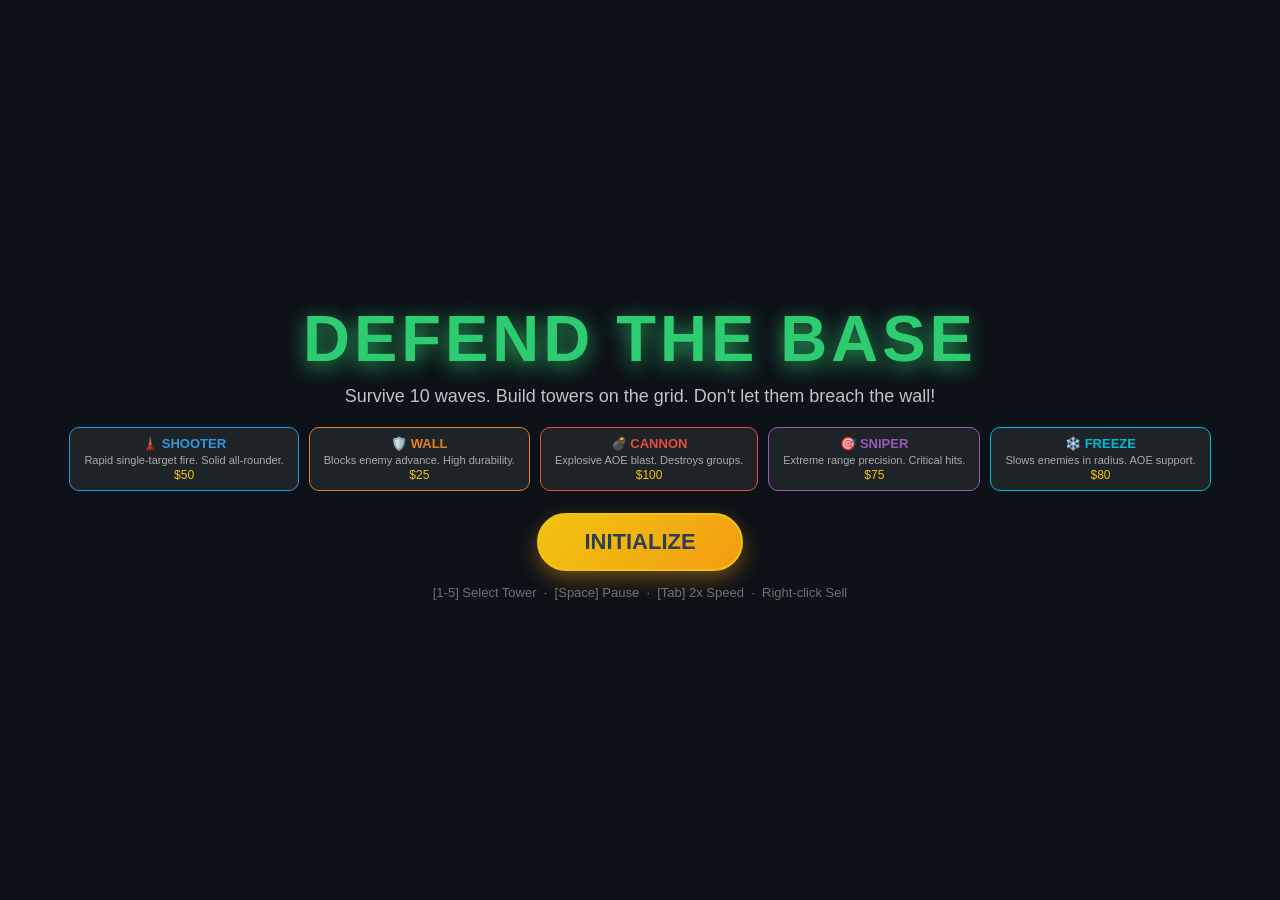
<file: index.html>
<!DOCTYPE html>
<html lang="en">
<head>
    <meta charset="UTF-8">
    <title>Defend the Base - ULTIMATE EDITION</title>
    <style>
        *, *::before, *::after { box-sizing: border-box; margin: 0; padding: 0; }
        html, body { width: 100%; height: 100%; background: #06090f; overflow: hidden; user-select: none; font-family: 'Segoe UI', Tahoma, Geneva, Verdana, sans-serif; }

        #gameContainer {
            position: fixed; inset: 0;
            display: flex; align-items: center; justify-content: center;
        }

        canvas { display: block; cursor: crosshair; }

        .overlay {
            position: absolute; inset: 0;
            display: flex; flex-direction: column;
            justify-content: center; align-items: center;
            background: rgba(15,20,25,0.92);
            backdrop-filter: blur(8px);
            z-index: 10;
        }
        .overlay h1 { color: #2ecc71; text-shadow: 0 5px 20px rgba(46,204,113,0.8); font-size: 65px; margin-bottom: 10px; letter-spacing: 4px; text-transform: uppercase; }
        .overlay p  { font-size: 18px; color: #bdc3c7; margin-bottom: 20px; text-align: center; padding: 0 40px; }

        .btn {
            padding: 14px 45px; font-size: 22px; font-weight: bold;
            background: linear-gradient(135deg, #f1c40f, #f39c12);
            color: #2c3e50; border: 2px solid #f1c40f; border-radius: 30px;
            cursor: pointer; text-transform: uppercase;
            transition: all 0.3s cubic-bezier(0.175,0.885,0.32,1.275);
            box-shadow: 0 8px 20px rgba(243,156,18,0.4);
        }
        .btn:hover { transform: translateY(-5px) scale(1.05); box-shadow: 0 15px 30px rgba(243,156,18,0.7); background: linear-gradient(135deg,#f39c12,#e67e22); color: white; }

        #gameOverMenu { background: rgba(130,0,0,0.95) !important; }
        #gameOverMenu h1 { color: #fff !important; font-size: 110px !important; text-shadow: 0 10px 40px rgba(0,0,0,0.9), 0 0 30px red !important; }
        #gameOverMenu h2 { color: #fff !important; font-size: 30px !important; opacity: 0.9; margin-bottom: 35px; letter-spacing: 6px; }

        /* Tower type info cards in start menu */
        .tower-cards { display: flex; gap: 10px; margin-bottom: 22px; flex-wrap: wrap; justify-content: center; }
        .tower-card {
            background: rgba(255,255,255,0.07); border-radius: 10px; padding: 8px 14px;
            border: 1px solid rgba(255,255,255,0.15); min-width: 130px; text-align: center;
        }
        .tower-card .tc-name { font-size: 13px; font-weight: bold; color: white; }
        .tower-card .tc-desc { font-size: 11px; color: #aaa; margin-top: 3px; }
        .tower-card .tc-cost { font-size: 12px; color: #f1c40f; margin-top: 2px; }
    </style>
</head>
<body>
<div id="gameContainer">
    <!-- START MENU -->
    <div id="startMenu" class="overlay">
        <h1>Defend the Base</h1>
        <p>Survive 10 waves. Build towers on the grid. Don't let them breach the wall!</p>
        <div class="tower-cards">
            <div class="tower-card" style="border-color:#3498db">
                <div class="tc-name" style="color:#3498db">&#x1F5FC; SHOOTER</div>
                <div class="tc-desc">Rapid single-target fire. Solid all-rounder.</div>
                <div class="tc-cost">$50</div>
            </div>
            <div class="tower-card" style="border-color:#e67e22">
                <div class="tc-name" style="color:#e67e22">&#x1F6E1;&#xFE0F; WALL</div>
                <div class="tc-desc">Blocks enemy advance. High durability.</div>
                <div class="tc-cost">$25</div>
            </div>
            <div class="tower-card" style="border-color:#e74c3c">
                <div class="tc-name" style="color:#e74c3c">&#x1F4A3; CANNON</div>
                <div class="tc-desc">Explosive AOE blast. Destroys groups.</div>
                <div class="tc-cost">$100</div>
            </div>
            <div class="tower-card" style="border-color:#9b59b6">
                <div class="tc-name" style="color:#9b59b6">&#x1F3AF; SNIPER</div>
                <div class="tc-desc">Extreme range precision. Critical hits.</div>
                <div class="tc-cost">$75</div>
            </div>
            <div class="tower-card" style="border-color:#00bcd4">
                <div class="tc-name" style="color:#00bcd4">&#x2744;&#xFE0F; FREEZE</div>
                <div class="tc-desc">Slows enemies in radius. AOE support.</div>
                <div class="tc-cost">$80</div>
            </div>
        </div>
        <button id="startBtn" class="btn">INITIALIZE</button>
        <p style="font-size:13px; color:rgba(255,255,255,0.4); margin-top:14px; margin-bottom:0;">[1-5] Select Tower &nbsp;&#183;&nbsp; [Space] Pause &nbsp;&#183;&nbsp; [Tab] 2x Speed &nbsp;&#183;&nbsp; Right-click Sell</p>
    </div>

    <!-- WAVE CLEAR MENU -->
    <div id="levelMenu" class="overlay" style="display:none;">
        <h1 style="color:#3498db; text-shadow:0 5px 20px rgba(52,152,219,0.8);">WAVE CLEARED</h1>
        <p id="levelClearMsg" style="color:#ecf0f1;"></p>
        <button id="nextLevelBtn" class="btn" style="background:linear-gradient(135deg,#3498db,#2980b9);color:white;border-color:#3498db;">NEXT WAVE</button>
    </div>

    <!-- GAME OVER MENU -->
    <div id="gameOverMenu" class="overlay" style="display:none;">
        <h1>DEAD</h1>
        <h2>SYSTEM FAILURE</h2>
        <button id="restartBtn" class="btn" style="background:white;color:#c0392b;border-color:white;">REBOOT SYSTEM</button>
    </div>

    <!-- WIN MENU -->
    <div id="winMenu" class="overlay" style="display:none; background:rgba(39,174,96,0.95);">
        <h1 style="color:white; text-shadow:0 0 30px white;">VICTORY</h1>
        <p id="winScore" style="color:white; font-size:26px; text-shadow:0 2px 5px black;">The sector is secure.</p>
        <button id="winRestartBtn" class="btn" style="background:white;color:#27ae60;border-color:white;">PLAY AGAIN</button>
    </div>

    <canvas id="gameCanvas"></canvas>
</div>

<script>
// ─── CANVAS SETUP & SCALING ──────────────────────────────────────────────────
const GAME_W = 900, GAME_H = 600;
const HUD_H  = 72;
const CELL   = 50;
const PLAY_H = GAME_H - HUD_H;
const ROWS   = Math.floor(PLAY_H / CELL) - 1;

const canvas = document.getElementById('gameCanvas');
const ctx    = canvas.getContext('2d');
canvas.width  = GAME_W;
canvas.height = GAME_H;

let scale = 1, offsetX = 0, offsetY = 0;
function resizeCanvas() {
    const vw = window.innerWidth, vh = window.innerHeight;
    scale = Math.min(vw / GAME_W, vh / GAME_H);
    canvas.style.width  = (GAME_W * scale) + 'px';
    canvas.style.height = (GAME_H * scale) + 'px';
    const rect = canvas.getBoundingClientRect();
    offsetX = rect.left; offsetY = rect.top;
}
window.addEventListener('resize', () => { resizeCanvas(); const r = canvas.getBoundingClientRect(); offsetX = r.left; offsetY = r.top; });
resizeCanvas();

function toCanvas(cx, cy) { return { x:(cx-offsetX)/scale, y:(cy-offsetY)/scale }; }

// ─── AUDIO ───────────────────────────────────────────────────────────────────
const audioCtx = new (window.AudioContext || window.webkitAudioContext)();

function playSound(type) {
    if (audioCtx.state === 'suspended') audioCtx.resume();
    const osc = audioCtx.createOscillator(), gain = audioCtx.createGain();
    osc.connect(gain); gain.connect(audioCtx.destination);
    const t = audioCtx.currentTime;
    switch(type) {
        case 'shoot':
            osc.type='square'; osc.frequency.setValueAtTime(800,t); osc.frequency.exponentialRampToValueAtTime(300,t+0.1);
            gain.gain.setValueAtTime(0.04,t); gain.gain.exponentialRampToValueAtTime(0.001,t+0.1);
            osc.start(); osc.stop(t+0.1); break;
        case 'sniper':
            osc.type='square'; osc.frequency.setValueAtTime(1400,t); osc.frequency.exponentialRampToValueAtTime(500,t+0.06);
            gain.gain.setValueAtTime(0.07,t); gain.gain.exponentialRampToValueAtTime(0.001,t+0.06);
            osc.start(); osc.stop(t+0.06); break;
        case 'cannon': {
            osc.type='sawtooth'; osc.frequency.setValueAtTime(80,t); osc.frequency.exponentialRampToValueAtTime(20,t+0.5);
            gain.gain.setValueAtTime(0.35,t); gain.gain.exponentialRampToValueAtTime(0.001,t+0.5);
            osc.start(); osc.stop(t+0.5);
            const o2=audioCtx.createOscillator(),g2=audioCtx.createGain(); o2.connect(g2); g2.connect(audioCtx.destination);
            o2.type='square'; o2.frequency.setValueAtTime(220,t); o2.frequency.exponentialRampToValueAtTime(55,t+0.25);
            g2.gain.setValueAtTime(0.25,t); g2.gain.exponentialRampToValueAtTime(0.001,t+0.25);
            o2.start(); o2.stop(t+0.25); break; }
        case 'freeze':
            osc.type='sine'; osc.frequency.setValueAtTime(600,t); osc.frequency.linearRampToValueAtTime(1300,t+0.3);
            gain.gain.setValueAtTime(0.05,t); gain.gain.exponentialRampToValueAtTime(0.001,t+0.3);
            osc.start(); osc.stop(t+0.3); break;
        case 'hit':
            osc.type='sawtooth'; osc.frequency.setValueAtTime(200,t);
            gain.gain.setValueAtTime(0.08,t); gain.gain.exponentialRampToValueAtTime(0.001,t+0.1);
            osc.start(); osc.stop(t+0.1); break;
        case 'kill':
            osc.type='sawtooth'; osc.frequency.setValueAtTime(100,t); osc.frequency.exponentialRampToValueAtTime(40,t+0.3);
            gain.gain.setValueAtTime(0.18,t); gain.gain.exponentialRampToValueAtTime(0.001,t+0.3);
            osc.start(); osc.stop(t+0.3); break;
        case 'streak3':
            osc.type='square'; osc.frequency.setValueAtTime(700,t); osc.frequency.linearRampToValueAtTime(1100,t+0.15);
            gain.gain.setValueAtTime(0.12,t); gain.gain.exponentialRampToValueAtTime(0.001,t+0.25);
            osc.start(); osc.stop(t+0.25); break;
        case 'streak5':
            osc.type='square'; osc.frequency.setValueAtTime(900,t); osc.frequency.linearRampToValueAtTime(1600,t+0.2);
            gain.gain.setValueAtTime(0.15,t); gain.gain.exponentialRampToValueAtTime(0.001,t+0.35);
            osc.start(); osc.stop(t+0.35); break;
        case 'place':
            osc.type='sine'; osc.frequency.setValueAtTime(440,t); osc.frequency.linearRampToValueAtTime(660,t+0.07);
            gain.gain.setValueAtTime(0.08,t); gain.gain.exponentialRampToValueAtTime(0.001,t+0.12);
            osc.start(); osc.stop(t+0.12); break;
        case 'lose':
            osc.type='sawtooth'; osc.frequency.setValueAtTime(150,t); osc.frequency.exponentialRampToValueAtTime(40,t+0.8);
            gain.gain.setValueAtTime(0.35,t); gain.gain.exponentialRampToValueAtTime(0.001,t+0.8);
            osc.start(); osc.stop(t+0.8); break;
    }
}

// ─── TOWER & ENEMY STATS ─────────────────────────────────────────────────────
const TOWER_STATS = {
    SHOOTER:{ cost:25,  maxHealth:100, range:350, cooldown:40, damage:25, bulletSpeed:15, color:'#3498db', glowColor:'rgba(52,152,219,0.7)'  },
    WALL:   { cost:25,  maxHealth:420, range:0,   cooldown:0,  damage:0,  bulletSpeed:0,  color:'#e67e22', glowColor:'rgba(230,126,34,0.4)'  },
    CANNON: { cost:100, maxHealth:130, range:280, cooldown:90, damage:60, bulletSpeed:9,  color:'#e74c3c', glowColor:'rgba(231,76,60,0.8)',   aoeRadius:70 },
    SNIPER: { cost:75,  maxHealth:80,  range:720, cooldown:60, damage:80, bulletSpeed:26, color:'#9b59b6', glowColor:'rgba(155,89,182,0.8)'  },
    FREEZE: { cost:80,  maxHealth:90,  range:230, cooldown:50, damage:4,  bulletSpeed:11, color:'#00bcd4', glowColor:'rgba(0,188,212,0.8)',   slowFactor:0.3, slowDuration:140 }
};

const ENEMY_TYPES = {
    ZOMBIE: { w:40,  h:40,  hp:(l)=>30+l*20,   spd:(l)=>(1.5+l*0.2+Math.random()*0.5)*0.7, dmg:(l)=>2+l*0.5,  reward:10,  armor:0,   liveDrain:1, isBoss:false, color:(l)=>`hsl(280,60%,${Math.max(15,60-l*5)}%)`, weight:[3,3,3,3,3,3,3,3,3,3] },
    RUNNER: { w:30,  h:30,  hp:(l)=>15+l*8,    spd:(l)=>(3.2+l*0.25+Math.random()*0.4)*0.7, dmg:(l)=>1+l*0.3,  reward:8,   armor:0,   liveDrain:1, isBoss:false, color:()=>`hsl(45,90%,55%)`,                    weight:[0,0,2,2,3,3,3,3,3,3] },
    ARMORED:{ w:46,  h:46,  hp:(l)=>160+l*40,  spd:(l)=>(0.65+l*0.08)*0.7,                  dmg:(l)=>4+l*1,    reward:18,  armor:0.4, liveDrain:1, isBoss:false, color:()=>`hsl(200,35%,35%)`,                   weight:[0,0,0,0,2,2,2,2,2,2] },
    BRUTE:  { w:58,  h:58,  hp:(l)=>280+l*55,  spd:(l)=>(0.85+l*0.08)*0.7,                  dmg:(l)=>7+l*1.5,  reward:25,  armor:0.2, liveDrain:2, isBoss:false, color:()=>`hsl(0,65%,28%)`,                     weight:[0,0,0,0,0,0,2,2,3,3] },
    BOSS:   { w:120, h:120, hp:()=>25000,       spd:()=>0.28,                                 dmg:()=>10,        reward:100, armor:0,   liveDrain:3, isBoss:true,  color:()=>`hsl(280,60%,15%)`,                   weight:[0,0,0,0,0,0,0,0,0,1] }
};

// ─── VFX ─────────────────────────────────────────────────────────────────────
let particles=[], floatingTexts=[], shockwaves=[], bloodDecals=[], raindrops=[], lightningBolts=[];
let screenShake=0, screenFlash={alpha:0,color:'white'};
let waveAnnounce={alpha:0, wave:0, timer:0};  // Wave announcement overlay
let totalScore = 0;  // Score tracking

const citySil=[];
{ let cx=60; while(cx<GAME_W){ citySil.push({x:cx,w:18+Math.floor(Math.random()*22),h:28+Math.floor(Math.random()*75)}); cx+=citySil[citySil.length-1].w+3+Math.floor(Math.random()*12); } }

for(let i=0;i<160;i++) raindrops.push({x:Math.random()*GAME_W*1.4, y:HUD_H+Math.random()*PLAY_H, len:Math.random()*18+8, spd:Math.random()*14+14});

class Particle {
    constructor(x,y,color,speed,size){ this.x=x;this.y=y;this.vx=(Math.random()-0.5)*speed;this.vy=(Math.random()-0.5)*speed;this.color=color;this.size=size||Math.random()*4+2;this.life=1.0;this.decay=Math.random()*0.05+0.02; }
    update(){ this.x+=this.vx;this.y+=this.vy;this.vy+=0.06;this.life-=this.decay; }
    draw(){ ctx.globalAlpha=Math.max(0,this.life);ctx.fillStyle=this.color;ctx.beginPath();ctx.arc(this.x,this.y,this.size,0,Math.PI*2);ctx.fill();ctx.globalAlpha=1; }
}
class FloatingText {
    constructor(x,y,text,color,big=false,scale_anim=false){ this.x=x;this.y=y;this.text=text;this.color=color;this.life=1.0;this.vy=-1.8;this.big=big;this.scale_anim=scale_anim;this.scale=scale_anim?0.3:1; }
    update(){ this.y+=this.vy;this.life-=0.022; if(this.scale_anim&&this.scale<1) this.scale=Math.min(1,this.scale+0.08); }
    draw(){
        ctx.globalAlpha=Math.max(0,this.life);
        ctx.save();
        if(this.scale_anim){ ctx.translate(this.x,this.y);ctx.scale(this.scale,this.scale);ctx.translate(-this.x,-this.y); }
        const fs=this.big?'bold 28px Arial':'bold 20px Arial';
        ctx.font=fs;ctx.fillStyle=this.color;ctx.strokeStyle='black';ctx.lineWidth=3;
        ctx.strokeText(this.text,this.x,this.y);ctx.fillText(this.text,this.x,this.y);
        ctx.restore();
        ctx.globalAlpha=1;
    }
}
class Shockwave {
    constructor(x,y,color,maxR){ this.x=x;this.y=y;this.color=color;this.r=0;this.maxR=maxR;this.alpha=1; }
    update(){ this.r+=3.5;this.alpha-=0.055; }
    draw(){ ctx.globalAlpha=Math.max(0,this.alpha);ctx.strokeStyle=this.color;ctx.lineWidth=3;ctx.beginPath();ctx.arc(this.x,this.y,this.r,0,Math.PI*2);ctx.stroke();ctx.globalAlpha=1; }
}
function spawnExplosion(x,y,color,count,speed=5){ for(let i=0;i<count;i++) particles.push(new Particle(x,y,color,speed)); }
function triggerFlash(color,intensity){ screenFlash.color=color;screenFlash.alpha=intensity; }
function spawnLightningBolt(x1,y1,x2,y2){
    const segs=[],steps=7;
    for(let i=0;i<=steps;i++){ let t=i/steps; segs.push({x:x1+(x2-x1)*t+(i>0&&i<steps?(Math.random()-0.5)*28:0),y:y1+(y2-y1)*t+(i>0&&i<steps?(Math.random()-0.5)*10:0)}); }
    lightningBolts.push({segs,life:1.0,decay:0.13});
}

// ─── FSM ─────────────────────────────────────────────────────────────────────
const STATES={SPAWN:0,WALK:1,ATTACK:2,REACHED_BASE:3,DEAD:4};
class FSM {
    constructor(){ this.state=STATES.SPAWN;this.timer=0; }
    update(enemy,towers){
        if(enemy.health<=0){ this.state=STATES.DEAD;return; }
        switch(this.state){
            case STATES.SPAWN: if(this.timer++>20) this.state=STATES.WALK; break;
            case STATES.WALK:
                enemy.x-=enemy.speed;
                if(enemy.x<=50){ this.state=STATES.REACHED_BASE;return; }
                for(let t of towers){ if(enemy.x<t.x+t.width&&enemy.x+enemy.width>t.x&&enemy.y<t.y+t.height&&enemy.y+enemy.height>t.y){ enemy.targetTower=t;this.state=STATES.ATTACK;break; } }
                break;
            case STATES.ATTACK:
                if(!towers.includes(enemy.targetTower)||enemy.targetTower.health<=0){ enemy.targetTower=null;this.state=STATES.WALK; }
                else if(frames%30===0){ enemy.targetTower.health-=enemy.damage;spawnExplosion(enemy.x,enemy.y+20,'#f39c12',6,3);enemy.targetTower.recoil=3; }
                break;
            case STATES.REACHED_BASE: this.state=STATES.DEAD; break;
        }
    }
}

// ─── ENEMY DRAW FUNCTIONS ────────────────────────────────────────────────────
// All drawn centered at (0,0), clipped to enemy width×height by caller.
// 'e' = Enemy instance, 'f' = frames for animation.

function drawZombie(e, f){
    const w=e.width, h=e.height;
    const hw=w/2, hh=h/2;
    const walk=e.fsm.state===STATES.WALK;
    const legSwing=walk?Math.sin(e.walkCycle)*10:0;

    // Legs
    ctx.strokeStyle='#2e7d32'; ctx.lineWidth=5; ctx.lineCap='round';
    ctx.beginPath(); ctx.moveTo(-6,10); ctx.lineTo(-8+legSwing,hh); ctx.stroke();
    ctx.beginPath(); ctx.moveTo(6,10);  ctx.lineTo(8-legSwing,hh); ctx.stroke();

    // Arms — outstretched zombie pose
    const armSwing=walk?Math.sin(e.walkCycle)*8:0;
    ctx.strokeStyle='#388e3c'; ctx.lineWidth=4;
    ctx.beginPath(); ctx.moveTo(-hw+4,0); ctx.lineTo(-hw-8,armSwing-8); ctx.stroke();
    ctx.beginPath(); ctx.moveTo(hw-4,0);  ctx.lineTo(hw+10,-12+armSwing); ctx.stroke();

    // Body
    ctx.fillStyle='#1b5e20';
    ctx.fillRect(-10,-hh+8,20,22);
    ctx.fillStyle='#2e7d32';
    ctx.fillRect(-8,-hh+10,16,18);

    // Torn shirt detail
    ctx.strokeStyle='#1b5e20'; ctx.lineWidth=1.5;
    ctx.beginPath(); ctx.moveTo(-4,-hh+18); ctx.lineTo(-2,-hh+26); ctx.stroke();
    ctx.beginPath(); ctx.moveTo(3,-hh+16);  ctx.lineTo(5,-hh+25); ctx.stroke();

    // Head
    const headY=-hh+2;
    ctx.fillStyle='#66bb6a';
    ctx.beginPath(); ctx.arc(0,headY,9,0,Math.PI*2); ctx.fill();
    ctx.fillStyle='#43a047';
    ctx.beginPath(); ctx.arc(0,headY,9,0,Math.PI); ctx.fill(); // darker lower half

    // Eyes — hollow white with dark pupils, offset/crazed look
    ctx.fillStyle='#fff';
    ctx.beginPath(); ctx.ellipse(-3,headY-1,3,3,0,0,Math.PI*2); ctx.fill();
    ctx.beginPath(); ctx.ellipse(4,headY-1,3,3,0,0,Math.PI*2); ctx.fill();
    ctx.fillStyle='#e53935';
    ctx.beginPath(); ctx.arc(-3+Math.sin(f*0.07),headY-1,1.5,0,Math.PI*2); ctx.fill();
    ctx.beginPath(); ctx.arc(4+Math.sin(f*0.07+1),headY-1,1.5,0,Math.PI*2); ctx.fill();

    // Drool / mouth
    ctx.strokeStyle='#a5d6a7'; ctx.lineWidth=1.5;
    ctx.beginPath(); ctx.moveTo(-3,headY+4); ctx.lineTo(3,headY+4); ctx.stroke();
    ctx.strokeStyle='rgba(200,230,200,0.7)'; ctx.lineWidth=1;
    ctx.beginPath(); ctx.moveTo(2,headY+5); ctx.lineTo(3,headY+9); ctx.stroke();

    // Wound marks
    ctx.strokeStyle='#b71c1c'; ctx.lineWidth=1;
    ctx.beginPath(); ctx.moveTo(-5,headY-3); ctx.lineTo(-2,headY-1); ctx.stroke();
}

function drawRunner(e, f){
    const w=e.width, h=e.height;
    const hw=w/2, hh=h/2;
    const walk=e.fsm.state===STATES.WALK;
    const spd=walk?Math.sin(e.walkCycle)*14:0;

    // Speed blur streaks behind
    if(walk){
        ctx.globalAlpha=0.15;
        ctx.strokeStyle='#ffcc02'; ctx.lineWidth=2;
        for(let i=1;i<=3;i++){
            ctx.beginPath(); ctx.moveTo(hw+i*6,0); ctx.lineTo(hw+i*6+8,0); ctx.stroke();
        }
        ctx.globalAlpha=e.spawnAlpha;
    }

    // Legs — fast running wide split
    ctx.strokeStyle='#795548'; ctx.lineWidth=4; ctx.lineCap='round';
    ctx.beginPath(); ctx.moveTo(-4,6); ctx.lineTo(-8+spd,hh); ctx.stroke();
    ctx.beginPath(); ctx.moveTo(4,6);  ctx.lineTo(10-spd,hh); ctx.stroke();

    // Lean-forward body
    ctx.save(); ctx.rotate(0.2);
    ctx.fillStyle='#ff8f00';
    ctx.fillRect(-7,-hh+6,14,18);
    ctx.fillStyle='#ffa726';
    ctx.fillRect(-5,-hh+8,10,14);
    ctx.restore();

    // Arms pumping
    ctx.strokeStyle='#e65100'; ctx.lineWidth=3; ctx.lineCap='round';
    ctx.beginPath(); ctx.moveTo(-7,0); ctx.lineTo(-12,-10+spd*0.5); ctx.stroke();
    ctx.beginPath(); ctx.moveTo(7,0);  ctx.lineTo(14,-6-spd*0.5); ctx.stroke();

    // Head — small, low-profile, leaning
    const headY=-hh+1;
    ctx.fillStyle='#ffe082';
    ctx.beginPath(); ctx.arc(2,headY,7,0,Math.PI*2); ctx.fill();
    ctx.fillStyle='#ffb300';
    ctx.beginPath(); ctx.arc(2,headY,7,0.1*Math.PI,0.9*Math.PI); ctx.fill();

    // Goggles / eyes
    ctx.fillStyle='#212121';
    ctx.beginPath(); ctx.ellipse(-1,headY-1,2.5,2,0,0,Math.PI*2); ctx.fill();
    ctx.beginPath(); ctx.ellipse(5,headY-1,2.5,2,0,0,Math.PI*2); ctx.fill();
    ctx.strokeStyle='#424242'; ctx.lineWidth=1;
    ctx.strokeRect(-3,headY-3,8,4);

    // Motion lines on head
    if(walk){
        ctx.strokeStyle='rgba(255,200,0,0.5)'; ctx.lineWidth=1;
        ctx.beginPath(); ctx.moveTo(9,headY-2); ctx.lineTo(13,headY-2); ctx.stroke();
        ctx.beginPath(); ctx.moveTo(9,headY+1); ctx.lineTo(12,headY+1); ctx.stroke();
    }
}

function drawArmored(e, f){
    const w=e.width, h=e.height;
    const hw=w/2, hh=h/2;
    const walk=e.fsm.state===STATES.WALK;
    const legSwing=walk?Math.sin(e.walkCycle)*8:0;

    // Heavy armored legs
    ctx.fillStyle='#455a64'; ctx.fillRect(-10,8,8,hh-2);
    ctx.fillStyle='#546e7a'; ctx.fillRect(2,8,8,hh-2);
    ctx.fillStyle='#607d8b';
    ctx.fillRect(-11+legSwing,14,10,8);
    ctx.fillRect(1-legSwing,14,10,8);

    // Body armor — chunky plates
    ctx.fillStyle='#263238';
    ctx.fillRect(-hw+2,-hh+8,w-4,h-20);
    ctx.fillStyle='#37474f';
    ctx.fillRect(-hw+4,-hh+10,w-8,h-24);

    // Chest plate
    ctx.fillStyle='#546e7a';
    ctx.fillRect(-10,-hh+10,20,14);
    ctx.strokeStyle='#78909c'; ctx.lineWidth=1;
    ctx.strokeRect(-10,-hh+10,20,14);
    // Rivet dots
    ctx.fillStyle='#90a4ae';
    for(let i=0;i<3;i++) ctx.beginPath(),ctx.arc(-7+i*7,-hh+12,1.5,0,Math.PI*2),ctx.fill();

    // Shoulder guards
    ctx.fillStyle='#455a64';
    ctx.fillRect(-hw+1,-hh+8,10,8);
    ctx.fillRect(hw-11,-hh+8,10,8);

    // Arms
    ctx.fillStyle='#546e7a';
    ctx.fillRect(-hw+1,-hh+18,9,14);
    ctx.fillRect(hw-10,-hh+18,9,14);

    // Helmet
    const headY=-hh+2;
    ctx.fillStyle='#212121';
    ctx.beginPath();ctx.arc(0,headY,10,0,Math.PI*2);ctx.fill();
    ctx.fillStyle='#37474f';
    ctx.beginPath();ctx.arc(0,headY,10,Math.PI,0);ctx.fill();
    // Visor
    ctx.fillStyle='#e53935';
    ctx.fillRect(-6,headY-1,12,5);
    ctx.fillStyle='rgba(255,100,100,0.5)';
    ctx.fillRect(-5,headY,10,3);
    // Helmet ridge
    ctx.strokeStyle='#607d8b';ctx.lineWidth=2;
    ctx.beginPath();ctx.moveTo(-10,headY);ctx.lineTo(10,headY);ctx.stroke();

    // Damage cracks if low HP
    if(e.health<e.maxHealth*0.4){
        ctx.strokeStyle='rgba(255,150,0,0.7)';ctx.lineWidth=1;
        ctx.beginPath();ctx.moveTo(-5,-hh+12);ctx.lineTo(0,-hh+20);ctx.lineTo(4,-hh+14);ctx.stroke();
    }
}

function drawBrute(e, f){
    const w=e.width, h=e.height;
    const hw=w/2, hh=h/2;
    const walk=e.fsm.state===STATES.WALK;
    const stomp=walk?Math.abs(Math.sin(e.walkCycle))*5:0;
    const rage=e.health<e.maxHealth*0.5;

    // Legs — thick, wide stance
    ctx.fillStyle=rage?'#b71c1c':'#4a148c';
    ctx.fillRect(-hw+3,12,14,hh-4);
    ctx.fillRect(hw-17,12,14,hh-4);
    // Feet
    ctx.fillStyle=rage?'#c62828':'#6a1b9a';
    ctx.fillRect(-hw+1,hh-8+stomp,16,10);
    ctx.fillRect(hw-17,hh-8-stomp,16,10);

    // Huge body
    ctx.fillStyle=rage?'#7f0000':'#1a237e';
    ctx.beginPath();
    ctx.moveTo(-hw+2,-hh+14);
    ctx.lineTo(hw-2,-hh+14);
    ctx.lineTo(hw+2,hh);
    ctx.lineTo(-hw-2,hh);
    ctx.closePath();ctx.fill();
    // Chest
    ctx.fillStyle=rage?'#b71c1c':'#283593';
    ctx.fillRect(-hw+4,-hh+16,w-8,h-32);

    // Huge spiked shoulders
    ctx.fillStyle=rage?'#c62828':'#4527a0';
    ctx.fillRect(-hw-4,-hh+12,14,16);
    ctx.fillRect(hw-10,-hh+12,14,16);
    // Spikes
    ctx.fillStyle=rage?'#ff5252':'#b39ddb';
    for(let s=-1;s<=1;s+=1){
        ctx.beginPath();ctx.moveTo(-hw-2+s*5,-hh+12);ctx.lineTo(-hw-2+s*5-3,-hh+4);ctx.lineTo(-hw-2+s*5+3,-hh+4);ctx.closePath();ctx.fill();
        ctx.beginPath();ctx.moveTo(hw+2+s*5,-hh+12);ctx.lineTo(hw+2+s*5-3,-hh+4);ctx.lineTo(hw+2+s*5+3,-hh+4);ctx.closePath();ctx.fill();
    }

    // Arms — giant, knuckle-dragging
    ctx.fillStyle=rage?'#b71c1c':'#303f9f';
    ctx.fillRect(-hw,-hh+14,12,hh-2);
    ctx.fillRect(hw-12,-hh+14,12,hh-2);
    // Fists
    ctx.fillStyle=rage?'#e53935':'#3f51b5';
    ctx.beginPath();ctx.arc(-hw+4,hh-2,7,0,Math.PI*2);ctx.fill();
    ctx.beginPath();ctx.arc(hw-4,hh-2,7,0,Math.PI*2);ctx.fill();
    // Knuckle spikes
    ctx.fillStyle='#9e9e9e';
    for(let k=0;k<3;k++){
        ctx.beginPath();ctx.arc(-hw+4+k*4-4,hh-8,1.5,0,Math.PI*2);ctx.fill();
        ctx.beginPath();ctx.arc(hw-4-k*4+4,hh-8,1.5,0,Math.PI*2);ctx.fill();
    }

    // Head — square brutish
    const headY=-hh+6;
    ctx.fillStyle=rage?'#8b0000':'#1a237e';
    ctx.fillRect(-11,headY-1,22,18);
    ctx.fillStyle=rage?'#b71c1c':'#283593';
    ctx.fillRect(-9,headY+1,18,14);

    // Brow ridge
    ctx.fillStyle=rage?'#7f0000':'#0d1566';
    ctx.fillRect(-11,headY-1,22,5);

    // Eyes — glowing when in rage
    ctx.fillStyle=rage?'#ff1744':'#fff';
    ctx.beginPath();ctx.arc(-4,headY+5,3.5,0,Math.PI*2);ctx.fill();
    ctx.beginPath();ctx.arc(4,headY+5,3.5,0,Math.PI*2);ctx.fill();
    if(rage){
        ctx.shadowBlur=8;ctx.shadowColor='#ff1744';
        ctx.fillStyle='#ff6d00';
        ctx.beginPath();ctx.arc(-4,headY+5,1.5,0,Math.PI*2);ctx.fill();
        ctx.beginPath();ctx.arc(4,headY+5,1.5,0,Math.PI*2);ctx.fill();
        ctx.shadowBlur=0;
    } else {
        ctx.fillStyle='#1a237e';
        ctx.beginPath();ctx.arc(-4,headY+5,1.8,0,Math.PI*2);ctx.fill();
        ctx.beginPath();ctx.arc(4,headY+5,1.8,0,Math.PI*2);ctx.fill();
    }

    // Scars / jaw
    ctx.strokeStyle=rage?'rgba(255,200,0,0.8)':'rgba(150,150,200,0.5)';ctx.lineWidth=1.5;
    ctx.beginPath();ctx.moveTo(-3,headY+10);ctx.lineTo(3,headY+10);ctx.stroke();
    ctx.beginPath();ctx.moveTo(-8,headY+2);ctx.lineTo(-4,headY+6);ctx.stroke();
}

function drawBoss(e, f){
    const w=e.width, h=e.height;
    const hw=w/2, hh=h/2;
    const walk=e.fsm.state===STATES.WALK;
    const stomp=walk?Math.abs(Math.sin(e.walkCycle))*8:0;
    const pulse=0.5+0.5*Math.sin(f*0.06);
    const enrage=e.health<e.maxHealth*0.3;

    // ── Legs / bottom (massive pillars)
    ctx.fillStyle=enrage?'#4a0000':'#1a0033';
    ctx.fillRect(-hw+4,hh*0.3,28,hh*0.7+2);
    ctx.fillRect(hw-32,hh*0.3,28,hh*0.7+2);
    ctx.fillStyle=enrage?'#7f0000':'#2d004f';
    ctx.fillRect(-hw+2,hh*0.55,32,hh*0.45+4);
    ctx.fillRect(hw-34,hh*0.55,32,hh*0.45+4);
    // Clawed feet
    ctx.fillStyle='#111';
    for(let c=-1;c<=1;c++){
        ctx.beginPath();ctx.moveTo(-hw+18+c*9,hh+stomp);ctx.lineTo(-hw+14+c*9,hh+12+stomp);ctx.lineTo(-hw+22+c*9,hh+12+stomp);ctx.closePath();ctx.fill();
        ctx.beginPath();ctx.moveTo(hw-18+c*9,hh-stomp);ctx.lineTo(hw-22+c*9,hh+12-stomp);ctx.lineTo(hw-14+c*9,hh+12-stomp);ctx.closePath();ctx.fill();
    }

    // ── Body — massive dark torso
    ctx.fillStyle=enrage?'#3d0000':'#0d001a';
    ctx.beginPath();
    ctx.moveTo(-hw+2,-hh*0.05);ctx.lineTo(hw-2,-hh*0.05);
    ctx.lineTo(hw+6,hh*0.35);ctx.lineTo(-hw-6,hh*0.35);ctx.closePath();ctx.fill();
    ctx.fillStyle=enrage?'#6b0000':'#1a0033';
    ctx.beginPath();
    ctx.moveTo(-hw+6,-hh*0.05);ctx.lineTo(hw-6,-hh*0.05);
    ctx.lineTo(hw+2,hh*0.3);ctx.lineTo(-hw-2,hh*0.3);ctx.closePath();ctx.fill();

    // Bone/rib details
    ctx.strokeStyle=enrage?'rgba(255,100,0,0.4)':'rgba(180,120,255,0.3)';ctx.lineWidth=2;
    for(let r=0;r<3;r++){
        const ry=-hh*0.05+r*14+5;
        ctx.beginPath();ctx.moveTo(-hw+10,ry);ctx.lineTo(-4,ry+3);ctx.stroke();
        ctx.beginPath();ctx.moveTo(hw-10,ry);ctx.lineTo(4,ry+3);ctx.stroke();
    }

    // ── Massive horned shoulders
    ctx.fillStyle=enrage?'#4a0000':'#12002a';
    ctx.fillRect(-hw-8,-hh*0.05,22,22);
    ctx.fillRect(hw-14,-hh*0.05,22,22);
    // Big horns from shoulders
    ctx.fillStyle=enrage?'#ff3d00':'#7c4dff';
    const hornPts=[[-hw-2,-hh*0.05],[hw+2,-hh*0.05]];
    hornPts.forEach((hp,si)=>{
        const dir=si===0?-1:1;
        for(let h2=0;h2<3;h2++){
            ctx.beginPath();
            ctx.moveTo(hp[0]+dir*h2*6,hp[1]);
            ctx.lineTo(hp[0]+dir*(h2*6+3)+dir*4,-hh*0.05-16-h2*6);
            ctx.lineTo(hp[0]+dir*h2*6+dir*8,hp[1]);
            ctx.closePath();ctx.fill();
        }
    });

    // ── Arms — enormous tentacle-like
    ctx.fillStyle=enrage?'#3d0000':'#0d001a';
    // Left arm sweeping down
    ctx.beginPath();
    ctx.moveTo(-hw+4,-hh*0.02);
    ctx.quadraticCurveTo(-hw-20,hh*0.15,-hw-5,hh*0.55);
    ctx.quadraticCurveTo(-hw-18,hh*0.35,-hw+2,hh*0.3);
    ctx.closePath();ctx.fill();
    // Right arm
    ctx.beginPath();
    ctx.moveTo(hw-4,-hh*0.02);
    ctx.quadraticCurveTo(hw+20,hh*0.15,hw+5,hh*0.55);
    ctx.quadraticCurveTo(hw+18,hh*0.35,hw-2,hh*0.3);
    ctx.closePath();ctx.fill();
    // Clawed hands
    ctx.fillStyle='#111';
    for(let c=0;c<4;c++){
        ctx.beginPath();ctx.moveTo(-hw-5+c*3,hh*0.55);ctx.lineTo(-hw-10+c*3,hh*0.7);ctx.lineTo(-hw-1+c*3,hh*0.7);ctx.closePath();ctx.fill();
        ctx.beginPath();ctx.moveTo(hw+5-c*3,hh*0.55);ctx.lineTo(hw+10-c*3,hh*0.7);ctx.lineTo(hw+1-c*3,hh*0.7);ctx.closePath();ctx.fill();
    }

    // ── Head
    const headY=-hh+6;
    ctx.fillStyle=enrage?'#1a0000':'#0a0014';
    ctx.beginPath();ctx.arc(0,headY+16,34,0,Math.PI*2);ctx.fill();
    ctx.fillStyle=enrage?'#3d0000':'#12002a';
    ctx.beginPath();ctx.arc(0,headY+16,30,0,Math.PI*2);ctx.fill();

    // Crown of upward horns
    const hornAngles=[-0.55,-0.25,0,0.25,0.55];
    ctx.fillStyle=enrage?'#ff6d00':'#aa00ff';
    ctx.shadowBlur=enrage?10:6;ctx.shadowColor=enrage?'#ff3d00':'#7c4dff';
    hornAngles.forEach(ang=>{
        const hx=Math.sin(ang)*28, hy=headY+16-Math.cos(ang)*30;
        ctx.beginPath();
        ctx.moveTo(hx-5,hy+4);
        ctx.lineTo(hx+Math.sin(ang)*4,hy-20);
        ctx.lineTo(hx+5,hy+4);
        ctx.closePath();ctx.fill();
    });
    ctx.shadowBlur=0;

    // Face
    ctx.fillStyle=enrage?'#4a0000':'#1a003a';
    ctx.beginPath();ctx.ellipse(0,headY+18,18,14,0,0,Math.PI*2);ctx.fill();

    // Eyes — three total (one in center top)
    const eyeGlow=enrage?'#ff1744':'#d500f9';
    ctx.shadowBlur=14*pulse;ctx.shadowColor=eyeGlow;
    ctx.fillStyle=eyeGlow;
    ctx.beginPath();ctx.arc(-10,headY+14,5,0,Math.PI*2);ctx.fill();
    ctx.beginPath();ctx.arc(10,headY+14,5,0,Math.PI*2);ctx.fill();
    ctx.beginPath();ctx.arc(0,headY+7,4,0,Math.PI*2);ctx.fill();
    ctx.shadowBlur=0;
    ctx.fillStyle='#000';
    ctx.beginPath();ctx.arc(-10,headY+14,2.5,0,Math.PI*2);ctx.fill();
    ctx.beginPath();ctx.arc(10,headY+14,2.5,0,Math.PI*2);ctx.fill();
    ctx.beginPath();ctx.arc(0,headY+7,2,0,Math.PI*2);ctx.fill();

    // Maw / mouth
    ctx.fillStyle='#000';
    ctx.beginPath();ctx.ellipse(0,headY+26,12,6,0,0,Math.PI*2);ctx.fill();
    ctx.fillStyle=enrage?'rgba(255,0,0,0.6)':'rgba(120,0,200,0.5)';
    ctx.beginPath();ctx.ellipse(0,headY+26,10,4,0,0,Math.PI*2);ctx.fill();
    // Teeth
    ctx.fillStyle='#ddd';
    for(let t=-2;t<=2;t++){
        ctx.beginPath();ctx.moveTo(t*4.5,headY+22);ctx.lineTo(t*4.5-2.5,headY+29);ctx.lineTo(t*4.5+2.5,headY+29);ctx.closePath();ctx.fill();
    }

    // Aura — glowing ring
    ctx.globalAlpha=e.spawnAlpha*(0.15+0.1*pulse);
    ctx.strokeStyle=enrage?'#ff1744':'#d500f9';ctx.lineWidth=4;
    ctx.beginPath();ctx.arc(0,0,hw*0.85,0,Math.PI*2);ctx.stroke();
    ctx.globalAlpha=e.spawnAlpha;
}

// ─── ENEMY ───────────────────────────────────────────────────────────────────
class Enemy {
    constructor(x, y, level, enemyType='ZOMBIE'){
        const def = ENEMY_TYPES[enemyType];
        this.enemyType=enemyType; this.isBoss=!!def.isBoss;
        this.width=def.w; this.height=def.h;
        this.x=x;
        if(this.isBoss){
            // Centre boss vertically in the play area so it's always fully visible
            this.y = HUD_H + Math.floor((PLAY_H - this.height) / 2);
        } else {
            this.y = y;
        }
        if(this.y < HUD_H) this.y = HUD_H;
        if(this.y > GAME_H - this.height) this.y = GAME_H - this.height;
        this.maxHealth=def.hp(level);this.health=this.maxHealth;
        this.speed=def.spd(level);this.baseSpeed=this.speed;
        this.damage=def.dmg(level);this.reward=def.reward;this.armor=def.armor;this.liveDrain=def.liveDrain;
        this.color=def.color(level);this.freezeTimer=0;this.isFrozen=false;
        this.fsm=new FSM();this.targetTower=null;this.walkCycle=Math.random()*Math.PI*2;
        // Spawn flash/slide-in
        this.spawnAlpha=0; this.spawnFlash=1.0;
    }
    update(towers){
        if(this.freezeTimer>0){ this.freezeTimer-=speedMul; if(this.freezeTimer<=0){this.speed=this.baseSpeed;this.isFrozen=false;} }
        this.fsm.update(this,towers);
        if(this.fsm.state===STATES.WALK) this.walkCycle+=0.2;
        // Spawn entry animation
        if(this.spawnAlpha<1) this.spawnAlpha=Math.min(1,this.spawnAlpha+0.1);
        if(this.spawnFlash>0) this.spawnFlash=Math.max(0,this.spawnFlash-0.06);
    }
    draw(){
        const bob=(this.fsm.state===STATES.WALK)?Math.sin(this.walkCycle)*(this.isBoss?6:3):0;
        ctx.globalAlpha=this.spawnAlpha;
        const cx=this.x+this.width/2, cy=this.y+bob;

        // Ground shadow
        ctx.fillStyle='rgba(0,0,0,0.3)';
        ctx.beginPath();ctx.ellipse(cx,this.y+this.height+2,this.width*0.38,4,0,0,Math.PI*2);ctx.fill();

        ctx.save();
        ctx.translate(cx, cy);

        switch(this.enemyType){
            case 'ZOMBIE': drawZombie(this, frames); break;
            case 'RUNNER': drawRunner(this, frames); break;
            case 'ARMORED': drawArmored(this, frames); break;
            case 'BRUTE': drawBrute(this, frames); break;
            case 'BOSS': drawBoss(this, frames); break;
        }

        // Freeze overlay
        if(this.isFrozen){
            ctx.fillStyle='rgba(100,210,255,0.28)';
            ctx.fillRect(-this.width/2,-this.height/2+bob*0,this.width,this.height);
            ctx.strokeStyle='rgba(180,240,255,0.7)';ctx.lineWidth=1.5;
            ctx.strokeRect(-this.width/2,-this.height/2,this.width,this.height);
        }
        // Spawn flash
        if(this.spawnFlash>0){
            ctx.fillStyle=`rgba(255,255,255,${this.spawnFlash*0.65})`;
            ctx.fillRect(-this.width/2,-this.height/2,this.width,this.height);
        }
        ctx.restore();

        // Health bar
        const hbW=this.width+4, hbH=5, hbX=this.x-2, hbY=this.y+bob-13;
        ctx.fillStyle='rgba(0,0,0,0.75)'; ctx.fillRect(hbX-1,hbY-1,hbW+2,hbH+2);
        const hpRatio=Math.max(0,this.health/this.maxHealth);
        ctx.fillStyle='#1a1a1a'; ctx.fillRect(hbX,hbY,hbW,hbH);
        ctx.fillStyle=hpRatio>0.6?'#27ae60':hpRatio>0.3?'#f39c12':'#e74c3c';
        ctx.fillRect(hbX,hbY,hbW*hpRatio,hbH);
        ctx.strokeStyle='rgba(255,255,255,0.15)'; ctx.lineWidth=1; ctx.strokeRect(hbX,hbY,hbW,hbH);

        ctx.globalAlpha=1;
    }
}

// ─── TOWER ───────────────────────────────────────────────────────────────────
class Tower {
    constructor(x,y,type){
        const s=TOWER_STATS[type];
        this.x=x;this.y=y;this.width=CELL;this.height=CELL;this.type=type;
        this.maxHealth=s.maxHealth;this.health=this.maxHealth;
        this.range=s.range;this.cooldown=0;this.recoil=0;
        this.hoverCycle=Math.random()*Math.PI*2;this.glowPulse=Math.random()*Math.PI*2;
    }
    update(enemies, bullets){
        this.hoverCycle+=0.05; this.glowPulse+=0.08;
        if(this.type==='WALL') return;
        this.cooldown--;
        if(this.cooldown<=0){
            const s=TOWER_STATS[this.type];
            let target;
            if(this.type==='FREEZE'){
                target=enemies.find(e=>{ const dx=e.x+e.width/2-(this.x+25),dy=e.y+e.height/2-(this.y+25); return Math.hypot(dx,dy)<s.range&&!e.isFrozen; });
            } else {
                // BUG FIX: accept enemies that overlap or are to the right (handles attackers)
                target=enemies.find(e=>{
                    const dx=e.x+e.width/2-(this.x+25);
                    return dx>-this.width && dx<s.range && e.y+e.height>this.y && e.y<this.y+this.height;
                });
            }
            if(target){
                this.recoil=8;
                // BUG FIX: bullets travel toward target, not just rightward
                const tx=target.x+target.width/2;
                const ty=target.y+target.height/2;
                const ddx=tx-(this.x+25), ddy=ty-(this.y+25);
                const dist=Math.hypot(ddx,ddy)||1;
                bullets.push(new Bullet(this.x+25, this.y+25, this, s, ddx/dist, ddy/dist));
                this.cooldown=s.cooldown;
                playSound(this.type==='CANNON'?'cannon':this.type==='SNIPER'?'sniper':this.type==='FREEZE'?'freeze':'shoot');
            }
        }
        if(this.recoil>0) this.recoil-=0.8; else this.recoil=0;
    }
    draw(){
        const s=TOWER_STATS[this.type];
        const drawX=this.x-(this.recoil||0);
        const hover=Math.sin(this.hoverCycle)*2;
        const glow=8+Math.sin(this.glowPulse)*5;
        const hpRatio=this.health/this.maxHealth;
        // Pulse indicator: healthy towers glow, damaged ones flicker
        const isDamaged=hpRatio<1;
        const pulseIntensity=isDamaged ? (0.5+Math.sin(this.glowPulse*2)*0.5) : 1;

        // Shadow
        ctx.fillStyle='rgba(0,0,0,0.45)';
        ctx.beginPath();ctx.ellipse(this.x+25,this.y+48,18,5,0,0,Math.PI*2);ctx.fill();

        ctx.shadowBlur=glow*pulseIntensity;ctx.shadowColor=s.glowColor;

        if(this.type==='WALL'){
            // Brick wall visual
            ctx.fillStyle=s.color;ctx.fillRect(drawX+3,this.y+3+hover,44,44);
            ctx.shadowBlur=0;
            ctx.lineWidth=1;
            for(let r=0;r<4;r++) for(let c=0;c<2;c++){
                const ox=(r%2===0)?0:11;
                ctx.fillStyle=`hsl(25,55%,${24+Math.sin(this.hoverCycle+r)*2}%)`;
                ctx.fillRect(drawX+4+c*22+ox,this.y+4+hover+r*11,20,10);
                ctx.strokeStyle='rgba(0,0,0,0.4)';ctx.strokeRect(drawX+4+c*22+ox,this.y+4+hover+r*11,20,10);
            }
            if(this.health<this.maxHealth*0.5){ ctx.strokeStyle='rgba(0,0,0,0.7)';ctx.lineWidth=1.5;ctx.beginPath();ctx.moveTo(drawX+12,this.y+8+hover);ctx.lineTo(drawX+20,this.y+22+hover);ctx.lineTo(drawX+30,this.y+18+hover);ctx.lineTo(drawX+44,this.y+2+hover);ctx.stroke(); }
        } else if(this.type==='CANNON'){
            // Cannon: red body + barrel sticking right
            ctx.fillStyle='#8B0000';ctx.fillRect(drawX+6,this.y+12+hover,30,26);
            ctx.fillStyle='#c0392b';ctx.fillRect(drawX+8,this.y+14+hover,26,22);
            // Barrel
            ctx.fillStyle='#555';ctx.fillRect(drawX+32,this.y+19+hover,16,12);
            ctx.fillStyle='#333';ctx.fillRect(drawX+44,this.y+21+hover,6,8);
            // Wheels
            ctx.fillStyle='#4a3000';
            ctx.beginPath();ctx.arc(drawX+13,this.y+38+hover,7,0,Math.PI*2);ctx.fill();
            ctx.beginPath();ctx.arc(drawX+29,this.y+38+hover,7,0,Math.PI*2);ctx.fill();
            ctx.strokeStyle='#8B4513';ctx.lineWidth=2;
            ctx.beginPath();ctx.arc(drawX+13,this.y+38+hover,7,0,Math.PI*2);ctx.stroke();
            ctx.beginPath();ctx.arc(drawX+29,this.y+38+hover,7,0,Math.PI*2);ctx.stroke();
            ctx.shadowBlur=0;
        } else if(this.type==='SNIPER'){
            // Sniper: tall purple tower with long barrel
            ctx.fillStyle='#5d2d8a';ctx.fillRect(drawX+10,this.y+8+hover,30,35);
            ctx.fillStyle='#8e44ad';ctx.fillRect(drawX+12,this.y+10+hover,26,31);
            // Window/scope
            ctx.fillStyle='#00e5ff';ctx.fillRect(drawX+18,this.y+14+hover,14,10);
            // Long barrel top
            ctx.fillStyle='#4a235a';ctx.fillRect(drawX+22,this.y+2+hover,6,10);
            ctx.fillStyle='#333';ctx.fillRect(drawX+23,this.y+hover,4,4);
            ctx.shadowBlur=0;
        } else if(this.type==='FREEZE'){
            // Freeze: blue crystalline tower
            ctx.fillStyle='#006080';ctx.fillRect(drawX+6,this.y+8+hover,38,36);
            ctx.fillStyle='#00bcd4';ctx.fillRect(drawX+10,this.y+12+hover,30,28);
            // Crystal spikes
            ctx.fillStyle='#e0f7fa';
            ctx.beginPath();ctx.moveTo(drawX+25,this.y+hover);ctx.lineTo(drawX+20,this.y+14+hover);ctx.lineTo(drawX+30,this.y+14+hover);ctx.closePath();ctx.fill();
            ctx.beginPath();ctx.moveTo(drawX+15,this.y+4+hover);ctx.lineTo(drawX+11,this.y+14+hover);ctx.lineTo(drawX+20,this.y+14+hover);ctx.closePath();ctx.fill();
            ctx.beginPath();ctx.moveTo(drawX+35,this.y+4+hover);ctx.lineTo(drawX+30,this.y+14+hover);ctx.lineTo(drawX+39,this.y+14+hover);ctx.closePath();ctx.fill();
            // Inner glow
            ctx.strokeStyle='rgba(200,240,255,0.5)';ctx.lineWidth=1;
            for(let i=0;i<3;i++) ctx.strokeRect(drawX+12+i*3,this.y+16+hover+i*3,26-i*6,20-i*6);
            ctx.shadowBlur=0;
        } else {
            // SHOOTER: blue tower with gun barrel
            ctx.fillStyle='#1a5276';ctx.fillRect(drawX+5,this.y+8+hover,40,36);
            ctx.fillStyle='#2980b9';ctx.fillRect(drawX+8,this.y+10+hover,34,30);
            // Turret top
            ctx.fillStyle='#1a6ea8';
            ctx.beginPath();ctx.arc(drawX+25,this.y+18+hover,12,0,Math.PI*2);ctx.fill();
            ctx.fillStyle='#3498db';
            ctx.beginPath();ctx.arc(drawX+25,this.y+18+hover,9,0,Math.PI*2);ctx.fill();
            // Barrel pointing right
            ctx.fillStyle='#2c3e50';ctx.fillRect(drawX+30,this.y+15+hover,18,6);
            ctx.fillStyle='#1a252f';ctx.fillRect(drawX+44,this.y+16+hover,5,4);
            ctx.shadowBlur=0;
        }

        ctx.shadowBlur=0;

        // Health bar — inside tower near bottom (Bug 1 fix: y+height-6)
        const hbY=this.y+this.height-6;
        ctx.fillStyle='rgba(0,0,0,0.7)';ctx.fillRect(this.x,hbY,this.width,5);
        ctx.fillStyle=hpRatio>0.6?'#2ecc71':hpRatio>0.3?'#f39c12':'#e74c3c';
        ctx.fillRect(this.x,hbY,this.width*hpRatio,5);

        // Damage pulse: damaged towers flicker red
        if(isDamaged && Math.sin(this.glowPulse*3)>0.7){
            ctx.fillStyle=`rgba(231,76,60,${0.15*pulseIntensity})`;
            ctx.fillRect(this.x,this.y,this.width,this.height);
        }
    }
}

// ─── BULLET ──────────────────────────────────────────────────────────────────
class Bullet {
    // BUG FIX: vx/vy direction params
    constructor(x,y,owner,stats,vx=1,vy=0){
        this.x=x;this.y=y;this.owner=owner;this.type=owner.type;
        this.speed=stats.bulletSpeed;this.damage=stats.damage;
        this.vx=vx;this.vy=vy;
        this.history=[];this.hit=false;
    }
    update(){
        const maxH=this.type==='SNIPER'?10:5;
        this.history.push({x:this.x,y:this.y});
        if(this.history.length>maxH) this.history.shift();
        // BUG FIX: travel in vx/vy direction, not just rightward
        this.x+=this.vx*this.speed;
        this.y+=this.vy*this.speed;
    }
    draw(){
        if(this.history.length>0){
            ctx.beginPath();ctx.moveTo(this.history[0].x,this.history[0].y);
            for(let i=1;i<this.history.length;i++) ctx.lineTo(this.history[i].x,this.history[i].y);
            ctx.lineTo(this.x,this.y);
            let tc='rgba(241,196,15,0.55)',tw=8;
            if(this.type==='SNIPER'){tc='rgba(180,120,255,0.7)';tw=3;}
            if(this.type==='CANNON'){tc='rgba(255,120,0,0.65)';tw=11;}
            if(this.type==='FREEZE'){tc='rgba(0,220,255,0.55)';tw=6;}
            ctx.strokeStyle=tc;ctx.lineWidth=tw;ctx.lineCap='round';ctx.stroke();
        }
        let r=5,color='#fff',glow='#fff';
        if(this.type==='CANNON'){r=9;color='#f39c12';glow='#ff6600';}
        if(this.type==='SNIPER'){r=4;color='#d8aaff';glow='#9b59b6';}
        if(this.type==='FREEZE'){r=5;color='#00e5ff';glow='#00bcd4';}
        ctx.shadowBlur=14;ctx.shadowColor=glow;ctx.fillStyle=color;ctx.beginPath();ctx.arc(this.x,this.y,r,0,Math.PI*2);ctx.fill();ctx.shadowBlur=0;
    }
}

// ─── GLOBAL STATE ────────────────────────────────────────────────────────────
let towers=[], enemies=[], bullets=[];
let money=100, level=1, enemiesToSpawn=5, frames=0;
let baseHP=3, maxBaseHP=3;
let gameState='START', mouseX=0, mouseY=0, selectedTower='SHOOTER';
let killCount=0, killCombo=0, comboTimer=0;
const COMBO_WINDOW=120;
let speedMul=1;
let bossEnemy=null;  // reference to boss for HUD bar
const hudBtns = {};

// ─── HELPERS ─────────────────────────────────────────────────────────────────
function getSpawnType(level){
    const wi=level-1; let pool=[];
    for(const [type,def] of Object.entries(ENEMY_TYPES)) for(let j=0;j<def.weight[wi];j++) pool.push(type);
    return pool[Math.floor(Math.random()*pool.length)]||'ZOMBIE';
}
function handleAOEHit(x,y,radius,damage){
    enemies.forEach(e=>{
        const dx=e.x+e.width/2-x,dy=e.y+e.height/2-y,dist=Math.hypot(dx,dy);
        if(dist<radius){ const fo=1-(dist/radius)*0.5,dmg=damage*fo*(1-e.armor); e.health-=dmg;spawnExplosion(e.x+e.width/2,e.y+e.height/2,'#f39c12',5,4);floatingTexts.push(new FloatingText(e.x+10,e.y-5,`-${Math.round(dmg)}`,'#e74c3c')); }
    });
    shockwaves.push(new Shockwave(x,y,'rgba(255,110,0,0.85)',radius));
    spawnExplosion(x,y,'#e74c3c',28,9);spawnExplosion(x,y,'#f39c12',18,6);
    screenShake=Math.max(screenShake,10);triggerFlash('rgba(255,90,0,0.18)',0.18);
}
function applyFreeze(enemy){
    const s=TOWER_STATS.FREEZE;enemy.speed=enemy.baseSpeed*s.slowFactor;enemy.freezeTimer=s.slowDuration;enemy.isFrozen=true;
    spawnExplosion(enemy.x+enemy.width/2,enemy.y+enemy.height/2,'#00e5ff',10,3);
    shockwaves.push(new Shockwave(enemy.x+enemy.width/2,enemy.y+enemy.height/2,'rgba(0,229,255,0.6)',28));
}
function handleComboKill(enemy){
    killCount++;comboTimer=COMBO_WINDOW;killCombo++;
    const mult=Math.min(killCombo,5),earned=Math.round(enemy.reward*mult);
    money+=earned;
    totalScore+=earned;
    const isStreak=killCombo>=2;
    floatingTexts.push(new FloatingText(enemy.x,enemy.y,
        killCombo>=2?`x${killCombo} COMBO! +$${earned}`:`+$${earned}`,
        killCombo>=3?'#ff6b35':'#2ecc71',
        killCombo>=2,
        killCombo>=3));
    if(killCombo===3){ playSound('streak3');triggerFlash('rgba(255,180,0,0.12)',0.12); }
    if(killCombo===5){ playSound('streak5');triggerFlash('rgba(255,255,255,0.15)',0.15); }
    if(killCombo>5) playSound('streak5');
    if(killCombo>=3) triggerFlash('rgba(255,180,0,0.1)',0.1);
}
function selectTower(type){ selectedTower=type; }

// ─── STAR FIELD ──────────────────────────────────────────────────────────────
const starField=[];
for(let i=0;i<80;i++) starField.push({x:55+Math.random()*(GAME_W-55),y:HUD_H+Math.random()*PLAY_H*0.36,r:Math.random()*1.2+0.2});

// ─── DRAW BACKGROUND ─────────────────────────────────────────────────────────
function drawBackground(){
    const horizY=HUD_H+PLAY_H*0.38;
    const sky=ctx.createLinearGradient(0,HUD_H,0,horizY);
    sky.addColorStop(0,'#06090f');sky.addColorStop(1,'#111b2a');
    ctx.fillStyle=sky;ctx.fillRect(0,HUD_H,GAME_W,horizY-HUD_H);
    ctx.fillStyle='rgba(255,255,255,0.55)';
    for(let s of starField){ctx.beginPath();ctx.arc(s.x,s.y,s.r,0,Math.PI*2);ctx.fill();}
    ctx.fillStyle='#0b111d';
    for(let b of citySil) ctx.fillRect(b.x,horizY-b.h,b.w,b.h);
    const gnd=ctx.createLinearGradient(0,horizY,0,GAME_H);
    gnd.addColorStop(0,'#182b18');gnd.addColorStop(0.5,'#122212');gnd.addColorStop(1,'#0a160a');
    ctx.fillStyle=gnd;ctx.fillRect(0,horizY,GAME_W,GAME_H-horizY);
    for(let i=0;i<5;i++){
        const yp=horizY+i*(GAME_H-horizY)/5;
        ctx.strokeStyle=`rgba(255,255,255,${0.025-i*0.004})`;ctx.lineWidth=1.5;
        ctx.beginPath();ctx.moveTo(0,yp);ctx.lineTo(GAME_W,yp);ctx.stroke();
    }
}

function drawBaseWall(){
    const ratio=baseHP/maxBaseHP;
    if(baseHP<=2){ ctx.shadowColor='#e74c3c';ctx.shadowBlur=25+Math.sin(frames*0.12)*10;ctx.fillStyle=`rgba(231,76,60,${0.18+Math.sin(frames*0.12)*0.1})`;ctx.fillRect(-4,HUD_H,58,GAME_H);ctx.shadowBlur=0; }
    const wg=ctx.createLinearGradient(0,0,50,0);wg.addColorStop(0,'#1a2535');wg.addColorStop(1,'#0d1520');
    ctx.fillStyle=wg;ctx.fillRect(0,HUD_H,50,GAME_H);
    ctx.lineWidth=0.8;
    for(let row=0;row*18<GAME_H;row++){
        const offset=(row%2===0)?0:20;
        for(let col=-1;col*40<50;col++){
            const lgt=22+Math.sin(row*1.3+col)*2;
            ctx.fillStyle=`hsl(220,30%,${lgt}%)`;ctx.fillRect(col*40+offset+1,HUD_H+row*18+1,37,15);
            ctx.strokeStyle='rgba(0,0,0,0.3)';ctx.strokeRect(col*40+offset+1,HUD_H+row*18+1,37,15);
        }
    }
    const cracks=maxBaseHP-baseHP;
    ctx.strokeStyle='rgba(0,0,0,0.85)';ctx.lineWidth=1.5;
    for(let c=0;c<cracks;c++){
        const cy=HUD_H+(c+1)*(GAME_H/(cracks+1));
        ctx.beginPath();ctx.moveTo(8,cy);ctx.lineTo(18,cy-9);ctx.lineTo(28,cy+6);ctx.lineTo(44,cy-2);ctx.stroke();
    }
    ctx.fillStyle='rgba(0,0,0,0.55)';ctx.fillRect(46,HUD_H,4,GAME_H);
    const bh=90,bw=10,bx=18,by=HUD_H+(GAME_H-HUD_H)/2-bh/2;
    ctx.fillStyle='rgba(0,0,0,0.65)';ctx.fillRect(bx,by,bw,bh);
    ctx.fillStyle=`hsl(${ratio*120},75%,42%)`;ctx.fillRect(bx,by+bh*(1-ratio),bw,bh*ratio);
    ctx.strokeStyle='rgba(255,255,255,0.15)';ctx.lineWidth=1;ctx.strokeRect(bx,by,bw,bh);
    ctx.fillStyle='rgba(255,255,255,0.6)';ctx.font='bold 8px Arial';ctx.textAlign='center';
    ctx.fillText('HP',bx+bw/2,by-3);ctx.textAlign='left';
}

// ─── GRID (Bug 1 fix: horizontal lines start at y=HUD_H, step by CELL) ──────
function drawGrid(){
    ctx.strokeStyle='rgba(255,255,255,0.04)';ctx.lineWidth=1;
    // Vertical lines every 50px from x=0
    for(let x=0;x<=GAME_W;x+=CELL){
        ctx.beginPath();ctx.moveTo(x,HUD_H);ctx.lineTo(x,GAME_H);ctx.stroke();
    }
    // Horizontal lines only for active rows (stops before the dead bottom strip)
    const gridBottom = HUD_H + ROWS * CELL;
    for(let y=HUD_H;y<=gridBottom;y+=CELL){
        ctx.beginPath();ctx.moveTo(0,y);ctx.lineTo(GAME_W,y);ctx.stroke();
    }
}

// ─── ENEMY PATH ARROWS ───────────────────────────────────────────────────────
function drawPathArrows(){
    ctx.globalAlpha=0.08;
    ctx.fillStyle='#88ccff';
    ctx.strokeStyle='#88ccff';
    ctx.lineWidth=1;
    for(let row=0;row<ROWS;row++){
        const yc=HUD_H+row*CELL+CELL/2;
        // Arrow every ~150px
        for(let ax=700;ax>100;ax-=150){
            // Left-pointing arrow
            const aw=16,ah=10;
            ctx.beginPath();
            ctx.moveTo(ax,yc);
            ctx.lineTo(ax+aw,yc-ah/2);
            ctx.lineTo(ax+aw,yc+ah/2);
            ctx.closePath();
            ctx.fill();
        }
    }
    ctx.globalAlpha=1;
}

// ─── HOVER PREVIEW ───────────────────────────────────────────────────────────
function drawHoverPreview(){
    if(mouseY<HUD_H||mouseX<=50) return;
    // BUG FIX: correct snap formula
    const gx=Math.floor(mouseX/CELL)*CELL;
    const gy=HUD_H+Math.floor((mouseY-HUD_H)/CELL)*CELL;
    if(gy<HUD_H) return;
    if(selectedTower!=='WALL'){
        const r=TOWER_STATS[selectedTower].range;
        ctx.beginPath();ctx.arc(gx+25,gy+25,r,0,Math.PI*2);
        ctx.fillStyle='rgba(255,255,255,0.03)';ctx.fill();
        ctx.strokeStyle='rgba(255,255,255,0.18)';ctx.lineWidth=1.5;ctx.setLineDash([8,8]);ctx.stroke();ctx.setLineDash([]);
    }
    const cols={SHOOTER:'rgba(52,152,219,0.35)',WALL:'rgba(230,126,34,0.35)',CANNON:'rgba(231,76,60,0.35)',SNIPER:'rgba(155,89,182,0.35)',FREEZE:'rgba(0,188,212,0.35)'};
    ctx.fillStyle=cols[selectedTower]||'rgba(255,255,255,0.2)';
    ctx.fillRect(gx,gy,CELL,CELL);
}

// ─── TOWER ICON RENDERER (used in HUD buttons) ───────────────────────────────
function drawTowerIcon(type, size, frameNum){
    // Draws a mini version of each tower into a [0,0,size,size] local space
    const s2=size/2;
    ctx.shadowBlur=0;
    switch(type){
        case 'SHOOTER': {
            // Base
            ctx.fillStyle='#1a5276'; ctx.fillRect(4,10,size-8,size-14);
            ctx.fillStyle='#2980b9'; ctx.fillRect(6,12,size-12,size-18);
            // Turret dome
            ctx.fillStyle='#3498db';
            ctx.beginPath(); ctx.arc(s2,s2-2,9,0,Math.PI*2); ctx.fill();
            ctx.fillStyle='#5dade2';
            ctx.beginPath(); ctx.arc(s2,s2-2,6,0,Math.PI*2); ctx.fill();
            // Barrel
            ctx.fillStyle='#1c2833'; ctx.fillRect(s2+4,s2-3,10,5);
            ctx.fillStyle='#2c3e50'; ctx.fillRect(s2+12,s2-2,4,3);
            break;
        }
        case 'WALL': {
            ctx.fillStyle='#7f6133';ctx.fillRect(3,3,size-6,size-6);
            for(let r=0;r<3;r++) for(let c=0;c<2;c++){
                const ox=(r%2===0)?0:9;
                ctx.fillStyle=`hsl(30,45%,${28+r*3}%)`;
                ctx.fillRect(4+c*18+ox,4+r*10,16,8);
                ctx.strokeStyle='rgba(0,0,0,0.45)'; ctx.lineWidth=1;
                ctx.strokeRect(4+c*18+ox,4+r*10,16,8);
            }
            break;
        }
        case 'CANNON': {
            ctx.fillStyle='#78281f'; ctx.fillRect(5,10,size-12,size-16);
            ctx.fillStyle='#c0392b'; ctx.fillRect(7,12,size-16,size-20);
            ctx.fillStyle='#555'; ctx.fillRect(s2+2,s2-3,12,8);
            ctx.fillStyle='#333'; ctx.fillRect(s2+12,s2-2,5,6);
            ctx.fillStyle='#3d2000';
            ctx.beginPath();ctx.arc(9,size-5,5,0,Math.PI*2);ctx.fill();
            ctx.beginPath();ctx.arc(size-9,size-5,5,0,Math.PI*2);ctx.fill();
            ctx.strokeStyle='#8B4513';ctx.lineWidth=1.5;
            ctx.beginPath();ctx.arc(9,size-5,5,0,Math.PI*2);ctx.stroke();
            ctx.beginPath();ctx.arc(size-9,size-5,5,0,Math.PI*2);ctx.stroke();
            break;
        }
        case 'SNIPER': {
            ctx.fillStyle='#4a235a'; ctx.fillRect(7,5,size-14,size-8);
            ctx.fillStyle='#8e44ad'; ctx.fillRect(9,7,size-18,size-12);
            ctx.fillStyle='#1abc9c'; ctx.fillRect(11,10,size-22,8);
            ctx.fillStyle='#3d1a52'; ctx.fillRect(s2-2,2,5,6);
            ctx.fillStyle='#222'; ctx.fillRect(s2-1,0,3,3);
            break;
        }
        case 'FREEZE': {
            ctx.fillStyle='#005f73'; ctx.fillRect(5,7,size-10,size-10);
            ctx.fillStyle='#0a9396'; ctx.fillRect(7,9,size-14,size-14);
            // Crystal spikes
            ctx.fillStyle='#caf0f8';
            ctx.beginPath();ctx.moveTo(s2,1);ctx.lineTo(s2-5,10);ctx.lineTo(s2+5,10);ctx.closePath();ctx.fill();
            ctx.beginPath();ctx.moveTo(s2-8,3);ctx.lineTo(s2-12,11);ctx.lineTo(s2-3,11);ctx.closePath();ctx.fill();
            ctx.beginPath();ctx.moveTo(s2+8,3);ctx.lineTo(s2+3,11);ctx.lineTo(s2+12,11);ctx.closePath();ctx.fill();
            // Pulse glow inner
            ctx.strokeStyle=`rgba(144,224,239,${0.4+0.3*Math.sin(frameNum*0.1)})`;ctx.lineWidth=1;
            ctx.strokeRect(9,14,size-18,size-20);
            break;
        }
    }
}

// ─── IN-CANVAS HUD ───────────────────────────────────────────────────────────
const TOWER_TYPES=['SHOOTER','WALL','CANNON','SNIPER','FREEZE'];
const BTN_COLORS={ SHOOTER:'#3498db',WALL:'#e67e22',CANNON:'#e74c3c',SNIPER:'#9b59b6',FREEZE:'#00bcd4' };
const BTN_LABELS={ SHOOTER:'SHOOTER',WALL:'WALL',CANNON:'CANNON',SNIPER:'SNIPER',FREEZE:'FREEZE' };

function drawHUD(){
    // Background panel
    ctx.fillStyle='rgba(8,12,20,0.92)';
    ctx.fillRect(0,0,GAME_W,HUD_H);
    ctx.strokeStyle='rgba(255,255,255,0.08)';ctx.lineWidth=1;
    ctx.beginPath();ctx.moveTo(0,HUD_H);ctx.lineTo(GAME_W,HUD_H);ctx.stroke();

    // ── Layout constants ────────────────────────────────────────────────────────
    // Left info block: x=8, width≈200
    // Hearts block:    x=215, width≈90
    // Buttons (5):     fill x=310..894, each btnW=(894-310-4*4)/5 = 113px
    const btnW=113, btnH=54, btnGap=4;
    const btnAreaX=310;
    const totalBtnW=TOWER_TYPES.length*(btnW+btnGap)-btnGap; // 5*117-4=581

    // ── Left info block ────────────────────────────────────────────────────────
    ctx.textAlign='left';
    ctx.font='bold 13px "Segoe UI"'; ctx.fillStyle='rgba(220,230,255,0.9)';
    ctx.fillText('DEFEND THE BASE', 8, 16);

    ctx.font='bold 16px "Segoe UI"'; ctx.fillStyle='#f1c40f';
    ctx.fillText('$'+money, 8, 35);

    const totalWave=5+level*2+(level===10?-4:0);
    const killed=Math.max(0,totalWave-enemiesToSpawn-enemies.length);
    const progress=Math.max(0,Math.min(1,totalWave>0?killed/totalWave:1));
    ctx.font='bold 13px "Segoe UI"'; ctx.fillStyle='#3498db';
    ctx.fillText('Wave '+level+' / 10', 75, 35);
    ctx.fillStyle='rgba(255,255,255,0.10)'; ctx.fillRect(75,39,90,5);
    ctx.fillStyle='#3498db';                ctx.fillRect(75,39,90*progress,5);
    ctx.strokeStyle='rgba(255,255,255,0.08)'; ctx.lineWidth=1; ctx.strokeRect(75,39,90,5);

    ctx.font='10px "Segoe UI"'; ctx.fillStyle='rgba(255,215,80,0.7)';
    ctx.fillText('SCORE $'+totalScore, 8, 52);
    ctx.fillStyle='rgba(180,200,255,0.6)';
    ctx.fillText('KILLS '+killCount, 8, 64);

    ctx.font='8px "Segoe UI"'; ctx.fillStyle='rgba(255,255,255,0.18)';
    ctx.fillText('[SPC] Pause · [TAB] 2× · [1-5] · [RMB] Sell', 8, HUD_H-3);

    // ── Hearts block ──────────────────────────────────────────────────────────
    const heartX=215;
    ctx.font='10px "Segoe UI"'; ctx.fillStyle='rgba(180,180,180,0.6)'; ctx.textAlign='center';
    ctx.fillText('BASE', heartX+33, 18);
    ctx.font='20px Arial'; ctx.textAlign='left';
    for(let i=0;i<maxBaseHP;i++){
        if(i<baseHP){
            if(baseHP===1) ctx.globalAlpha=0.5+0.5*Math.sin(frames*0.2);
            ctx.fillStyle='#e74c3c';
        } else { ctx.fillStyle='rgba(70,70,70,0.7)'; }
        ctx.fillText(i<baseHP?'♥':'♡', heartX+i*24, 44);
        ctx.globalAlpha=1;
    }
    if(baseHP===1 && frames%20<10){
        ctx.font='bold 10px "Segoe UI"'; ctx.fillStyle='#e74c3c'; ctx.textAlign='center';
        ctx.fillText('CRITICAL!', heartX+33, 62); ctx.textAlign='left';
    }
    if(speedMul===2){
        ctx.font='bold 9px "Segoe UI"'; ctx.fillStyle='rgba(255,220,0,0.9)'; ctx.textAlign='center';
        ctx.fillText('⚡ 2× SPEED', heartX+33, 64); ctx.textAlign='left';
    }
    if(gameState==='PAUSED'){
        ctx.font='bold 9px "Segoe UI"'; ctx.fillStyle='rgba(180,200,255,0.9)'; ctx.textAlign='center';
        ctx.fillText('⏸ PAUSED', heartX+33, 64); ctx.textAlign='left';
    }

    // ── Combo (shown between hearts and buttons) ───────────────────────────────
    if(killCombo>=2&&comboTimer>0){
        const fade=comboTimer/COMBO_WINDOW;
        const sc=1+Math.sin(frames*0.2)*0.07;
        const midX=btnAreaX/2+heartX/2+40;
        ctx.save(); ctx.translate(midX,HUD_H/2); ctx.scale(sc,sc); ctx.globalAlpha=fade;
        const sz=13+Math.min(killCombo,6)*2;
        ctx.font=`bold ${sz}px "Segoe UI"`; ctx.textAlign='center';
        ctx.fillStyle=killCombo>=5?'#ff4500':killCombo>=3?'#ff9800':'#f1c40f';
        if(killCombo>=3){ctx.shadowBlur=10;ctx.shadowColor=ctx.fillStyle;}
        ctx.strokeStyle='rgba(0,0,0,0.85)';ctx.lineWidth=3;
        ctx.strokeText('x'+killCombo+' COMBO',0,6); ctx.fillText('x'+killCombo+' COMBO',0,6);
        ctx.shadowBlur=0; ctx.restore(); ctx.globalAlpha=1; ctx.textAlign='left';
    }

    // ── Tower buttons — evenly fill from btnAreaX to right edge ───────────────
    let bx=btnAreaX, by=9;
    TOWER_TYPES.forEach((type,ti)=>{
        const s=TOWER_STATS[type];
        const isSelected=selectedTower===type;
        const col=BTN_COLORS[type];
        const canAfford=money>=s.cost;

        hudBtns[type]={x:bx,y:by,w:btnW,h:btnH};

        ctx.save();
        if(isSelected){ ctx.shadowBlur=16*(0.6+0.4*Math.sin(frames*0.13)); ctx.shadowColor=col; }
        ctx.fillStyle=isSelected?col:blendDark(col,0.28);
        roundRect(bx,by,btnW,btnH,7); ctx.fill();
        ctx.strokeStyle=isSelected?'#fff':col; ctx.lineWidth=isSelected?2:1.2;
        roundRect(bx,by,btnW,btnH,7); ctx.stroke();
        ctx.restore();

        // Icon (36×36 left side)
        const ic=36, ix=bx+6, iy=by+(btnH-ic)/2;
        ctx.save();
        ctx.beginPath(); ctx.rect(ix,iy,ic,ic); ctx.clip();
        ctx.translate(ix,iy); drawTowerIcon(type,ic,frames);
        ctx.restore();

        // Name + cost centred in right portion
        ctx.textAlign='center';
        const cx=bx+ic+12+(btnW-ic-18)/2;
        ctx.font='bold 11px "Segoe UI"';
        ctx.fillStyle=isSelected?'#fff':'rgba(255,255,255,0.92)';
        ctx.fillText(type, cx, by+22);
        ctx.font='11px "Segoe UI"';
        ctx.fillStyle=canAfford?(isSelected?'#ffe77a':'rgba(255,215,80,0.9)'):'rgba(255,70,70,0.9)';
        ctx.fillText('$'+s.cost, cx, by+38);
        ctx.font='8px "Segoe UI"'; ctx.fillStyle='rgba(255,255,255,0.28)'; ctx.textAlign='right';
        ctx.fillText('['+(ti+1)+']', bx+btnW-4, by+btnH-4);

        if(!canAfford){ ctx.fillStyle='rgba(0,0,0,0.42)'; roundRect(bx,by,btnW,btnH,7); ctx.fill(); }
        ctx.textAlign='left';
        bx+=btnW+btnGap;
    });


    // BOSS health bar (full width at bottom of HUD)
    if(bossEnemy && bossEnemy.health > 0){
        const bossRatio=Math.max(0,bossEnemy.health/bossEnemy.maxHealth);
        const bbx=0,bby=HUD_H-14,bbw=GAME_W,bbh=12;
        ctx.fillStyle='rgba(0,0,0,0.8)';ctx.fillRect(bbx,bby,bbw,bbh);
        const bossGrad=ctx.createLinearGradient(bbx,0,bbx+bbw*bossRatio,0);
        bossGrad.addColorStop(0,'#8e24aa');bossGrad.addColorStop(0.5,'#e53935');bossGrad.addColorStop(1,'#ff6d00');
        ctx.fillStyle=bossGrad;ctx.fillRect(bbx,bby,bbw*bossRatio,bbh);
        ctx.strokeStyle='rgba(255,0,100,0.5)';ctx.lineWidth=1;ctx.strokeRect(bbx,bby,bbw,bbh);
        ctx.fillStyle='white';ctx.font='bold 8px Arial';ctx.textAlign='center';
        ctx.shadowBlur=4;ctx.shadowColor='#ff0000';
        ctx.fillText('BOSS - '+Math.round(bossRatio*100)+'% HP',GAME_W/2,bby+9);
        ctx.shadowBlur=0;ctx.textAlign='left';
    }

    // Pause overlay
    if(gameState==='PAUSED'){
        ctx.fillStyle='rgba(255,255,255,0.9)';ctx.font='bold 20px Arial';ctx.textAlign='center';
        ctx.fillText('PAUSED — press SPACE to resume',GAME_W/2,GAME_H/2+HUD_H/2);
        ctx.textAlign='left';
    }
}

// ─── WAVE ANNOUNCEMENT ───────────────────────────────────────────────────────
function drawWaveAnnouncement(){
    if(waveAnnounce.timer<=0) return;
    waveAnnounce.timer--;
    // Fade in (first 30 frames), hold (30-90), fade out (90-120)
    const t=waveAnnounce.timer;
    const total=120;
    let alpha;
    if(t>total-30) alpha=(total-t)/30;       // fade in
    else if(t>30)   alpha=1;                   // hold
    else             alpha=t/30;               // fade out

    ctx.save();
    const scale_anim=1+0.1*(1-alpha);
    ctx.globalAlpha=alpha;
    ctx.translate(GAME_W/2,GAME_H/2);
    ctx.scale(scale_anim,scale_anim);

    // Background box
    ctx.fillStyle='rgba(0,0,0,0.55)';
    roundRect(-180,-55,360,110,18);ctx.fill();

    ctx.textAlign='center';
    ctx.font='bold 64px "Segoe UI", Arial';
    const waveGrad=ctx.createLinearGradient(-100,0,100,0);
    waveGrad.addColorStop(0,'#f1c40f');waveGrad.addColorStop(0.5,'#e74c3c');waveGrad.addColorStop(1,'#f1c40f');
    ctx.fillStyle=waveGrad;
    ctx.shadowBlur=20;ctx.shadowColor='rgba(241,196,15,0.8)';
    ctx.strokeStyle='rgba(0,0,0,0.8)';ctx.lineWidth=4;
    ctx.strokeText('WAVE '+waveAnnounce.wave,0,10);
    ctx.fillText('WAVE '+waveAnnounce.wave,0,10);
    ctx.shadowBlur=0;

    ctx.font='bold 16px "Segoe UI"';ctx.fillStyle='rgba(255,255,255,0.8)';
    ctx.fillText(waveAnnounce.wave===10?'FINAL WAVE — BOSS INCOMING!':'INCOMING ENEMIES',0,40);

    ctx.restore();
    ctx.globalAlpha=1;ctx.textAlign='left';
}

function blendDark(hex,alpha){
    const r=parseInt(hex.slice(1,3),16),g=parseInt(hex.slice(3,5),16),b=parseInt(hex.slice(5,7),16);
    return `rgba(${r},${g},${b},${alpha})`;
}
function roundRect(x,y,w,h,r){
    ctx.beginPath();ctx.moveTo(x+r,y);ctx.lineTo(x+w-r,y);ctx.arcTo(x+w,y,x+w,y+r,r);
    ctx.lineTo(x+w,y+h-r);ctx.arcTo(x+w,y+h,x+w-r,y+h,r);
    ctx.lineTo(x+r,y+h);ctx.arcTo(x,y+h,x,y+h-r,r);
    ctx.lineTo(x,y+r);ctx.arcTo(x,y,x+r,y,r);ctx.closePath();
}

// ─── INPUT ───────────────────────────────────────────────────────────────────
document.getElementById('startBtn').onclick = ()=>{
    document.getElementById('startMenu').style.display='none';
    gameState='PLAYING';
    audioCtx.resume();
    waveAnnounce.wave=1; waveAnnounce.timer=120;
    requestAnimationFrame(animate);
};
document.getElementById('nextLevelBtn').onclick = ()=>{
    level++;
    enemiesToSpawn=5+level*2; if(level===10) enemiesToSpawn=12;
    const bonus=15+level*5; money+=bonus; totalScore+=bonus;
    document.getElementById('levelMenu').style.display='none';
    gameState='PLAYING'; killCombo=0; comboTimer=0;
    waveAnnounce.wave=level; waveAnnounce.timer=120;
    requestAnimationFrame(animate);
};
document.getElementById('restartBtn').onclick    = ()=>location.reload();
document.getElementById('winRestartBtn').onclick = ()=>location.reload();

canvas.onmousemove=e=>{ const p=toCanvas(e.clientX,e.clientY); mouseX=p.x; mouseY=p.y; };

canvas.onclick=e=>{
    const p=toCanvas(e.clientX,e.clientY);
    mouseX=p.x; mouseY=p.y;

    // HUD button click
    for(const [type,btn] of Object.entries(hudBtns)){
        if(mouseX>=btn.x&&mouseX<=btn.x+btn.w&&mouseY>=btn.y&&mouseY<=btn.y+btn.h){ selectTower(type); return; }
    }

    if(gameState!=='PLAYING') return;
    if(mouseY<HUD_H||mouseX<=50) return;

    const s=TOWER_STATS[selectedTower]; if(!s) return;
    if(money>=s.cost){
        // BUG FIX: correct snap formula for grid placement
        const gx=Math.floor(mouseX/CELL)*CELL;
        const gy=HUD_H+Math.floor((mouseY-HUD_H)/CELL)*CELL;
        if(gy>=HUD_H&&!towers.some(t=>t.x===gx&&t.y===gy)){
            towers.push(new Tower(gx,gy,selectedTower));
            money-=s.cost;
            playSound('place');
            spawnExplosion(gx+25,gy+25,s.color,14,3);
            shockwaves.push(new Shockwave(gx+25,gy+25,'rgba(255,255,255,0.45)',40));
        }
    }
};

canvas.addEventListener('contextmenu',e=>{
    e.preventDefault();
    if(gameState!=='PLAYING'&&gameState!=='PAUSED') return;
    const p=toCanvas(e.clientX,e.clientY);
    const gx=Math.floor(p.x/CELL)*CELL;
    const gy=HUD_H+Math.floor((p.y-HUD_H)/CELL)*CELL;
    const idx=towers.findIndex(t=>t.x===gx&&t.y===gy);
    if(idx!==-1){
        const t=towers[idx];
        const refund=Math.floor(TOWER_STATS[t.type].cost*0.5);
        money+=refund;
        floatingTexts.push(new FloatingText(t.x+25,t.y+15,`+$${refund} SOLD`,'#f1c40f',false));
        spawnExplosion(t.x+25,t.y+25,'#f1c40f',12,4);
        towers.splice(idx,1);
    }
});

document.addEventListener('keydown',e=>{
    if(e.code==='Space'){
        e.preventDefault();
        if(gameState==='PLAYING'){ gameState='PAUSED'; drawAll(); }
        else if(gameState==='PAUSED'){ gameState='PLAYING'; requestAnimationFrame(animate); }
    }
    if(e.code==='Tab'){ e.preventDefault(); speedMul=speedMul===1?2:1; }
    const numMap={'Digit1':'SHOOTER','Digit2':'WALL','Digit3':'CANNON','Digit4':'SNIPER','Digit5':'FREEZE'};
    if(numMap[e.code]) selectTower(numMap[e.code]);
});

// ─── MAIN LOOP ───────────────────────────────────────────────────────────────
function updateAll(){
    if(comboTimer>0){ comboTimer--; } else { killCombo=0; }

    // Spawn enemies — correct Y calculation (Bug 1 fix)
    if(frames%Math.max(20,80-level*5)===0&&enemiesToSpawn>0){
        let type;
        if(level===10&&enemiesToSpawn===1) type='BOSS';
        else type=getSpawnType(level);
        const spawnY = HUD_H + Math.floor(Math.random()*ROWS)*CELL;
        const e = new Enemy(GAME_W, spawnY, level, type);
        enemies.push(e);
        if(type==='BOSS') bossEnemy=e;
        enemiesToSpawn--;
    }

    towers=towers.filter(t=>t.health>0);
    towers.forEach(t=>t.update(enemies,bullets));

    for(let bi=bullets.length-1;bi>=0;bi--){
        const b=bullets[bi];
        b.update();
        if(!b.hit){
            for(const e of enemies){
                if(b.x<e.x+e.width&&b.x+10>e.x&&b.y<e.y+e.height&&b.y+10>e.y){
                    b.hit=true;
                    if(b.type==='CANNON'){ handleAOEHit(b.x,b.y,TOWER_STATS.CANNON.aoeRadius,b.damage);playSound('cannon'); }
                    else {
                        let dmg=b.damage*(1-e.armor);
                        const crit=Math.random()<0.12;
                        if(crit){dmg*=2;floatingTexts.push(new FloatingText(e.x+10,e.y-8,'CRIT!','#ff6b35',false));}
                        e.health-=dmg;playSound('hit');
                        if(b.type==='SNIPER') spawnLightningBolt(b.owner.x+50,b.owner.y+25,e.x+e.width/2,e.y+e.height/2);
                        if(b.type==='FREEZE') applyFreeze(e);
                        spawnExplosion(b.x,b.y,'#e74c3c',8,5);
                        shockwaves.push(new Shockwave(b.x,b.y,'rgba(255,255,255,0.35)',18));
                        floatingTexts.push(new FloatingText(e.x+18,e.y,`-${Math.round(dmg)}`,'#f1c40f'));
                    }
                    // Put bullet far off screen
                    b.x=GAME_W+500; b.y=GAME_W+500; break;
                }
            }
        }
        if(b.x>GAME_W+100||b.x<-100||b.y>GAME_H+100||b.y<-100) bullets.splice(bi,1);
    }

    for(let ei=enemies.length-1;ei>=0;ei--){
        const e=enemies[ei];
        e.update(towers);
        if(e.fsm.state===STATES.DEAD){
            if(e.health>0){
                const drain=e.liveDrain||1;
                baseHP=Math.max(0,baseHP-drain);
                screenShake=22;triggerFlash('rgba(231,76,60,0.55)',0.55);
                playSound('lose');
                spawnExplosion(50,e.y+20,'#e74c3c',40,10);
                shockwaves.push(new Shockwave(50,e.y+20,'rgba(231,76,60,0.85)',85));
                if(baseHP<=0){ gameState='GAMEOVER';document.getElementById('gameOverMenu').style.display='flex'; }
            } else {
                if(e.isBoss){screenShake=30;triggerFlash('rgba(255,255,255,1)',1);bossEnemy=null;}
                else screenShake=Math.max(screenShake,4);
                handleComboKill(e);playSound('kill');
                bloodDecals.push({x:e.x+e.width/2,y:e.y+e.height-8,size:e.isBoss?90:Math.max(15,e.width*0.7),rotation:Math.random()*Math.PI,color:'rgba(100,0,0,0.55)',alpha:0.9});
                if(bloodDecals.length>60) bloodDecals.shift();
                spawnExplosion(e.x+e.width/2,e.y+e.height/2,e.color,e.isBoss?160:28,e.isBoss?13:6);
            }
            enemies.splice(ei,1);
        }
    }
    frames++;
}

function drawAll(){
    ctx.clearRect(0,0,GAME_W,GAME_H);
    ctx.save();
    if(screenShake>0){ ctx.translate((Math.random()-0.5)*screenShake,(Math.random()-0.5)*screenShake);screenShake-=0.6;if(screenShake<0)screenShake=0; }

    drawBackground();
    drawBaseWall();
    drawGrid();
    drawPathArrows();

    bloodDecals.forEach(d=>{ ctx.fillStyle=d.color;ctx.globalAlpha=d.alpha;ctx.beginPath();ctx.ellipse(d.x,d.y,d.size,d.size*0.38,d.rotation,0,Math.PI*2);ctx.fill();ctx.globalAlpha=1; });
    drawHoverPreview();
    towers.forEach(t=>t.draw());
    enemies.forEach(e=>e.draw());
    bullets.forEach(b=>b.draw());

    lightningBolts.forEach((bolt,i)=>{
        ctx.globalAlpha=bolt.life;ctx.strokeStyle='#e0c0ff';ctx.lineWidth=1.5+bolt.life*2;
        ctx.shadowColor='#9b59b6';ctx.shadowBlur=10;
        ctx.beginPath();ctx.moveTo(bolt.segs[0].x,bolt.segs[0].y);
        bolt.segs.slice(1).forEach(s=>ctx.lineTo(s.x,s.y));
        ctx.stroke();ctx.shadowBlur=0;ctx.globalAlpha=1;
        bolt.life-=bolt.decay;if(bolt.life<=0) lightningBolts.splice(i,1);
    });

    ctx.strokeStyle='rgba(200,220,255,0.25)';ctx.lineWidth=1;
    raindrops.forEach(d=>{ ctx.beginPath();ctx.moveTo(d.x,d.y);ctx.lineTo(d.x-d.len/2,d.y+d.len);ctx.stroke();d.y+=d.spd;d.x-=d.spd*0.45;if(d.y>GAME_H){d.y=HUD_H-20;d.x=Math.random()*GAME_W*1.4;} });

    for(let i=shockwaves.length-1;i>=0;i--){ shockwaves[i].update();shockwaves[i].draw();if(shockwaves[i].alpha<=0) shockwaves.splice(i,1); }
    for(let i=particles.length-1;i>=0;i--){ particles[i].update();particles[i].draw();if(particles[i].life<=0) particles.splice(i,1); }
    for(let i=floatingTexts.length-1;i>=0;i--){ floatingTexts[i].update();floatingTexts[i].draw();if(floatingTexts[i].life<=0) floatingTexts.splice(i,1); }

    ctx.restore();

    // HUD drawn outside shake transform (stays stable)
    drawHUD();
    // Wave announcement drawn after HUD (on top)
    drawWaveAnnouncement();

    if(screenFlash.alpha>0){ ctx.fillStyle=screenFlash.color;ctx.globalAlpha=screenFlash.alpha;ctx.fillRect(0,0,GAME_W,GAME_H);ctx.globalAlpha=1;screenFlash.alpha-=0.06; }
}

function animate(){
    if(gameState!=='PLAYING') return;
    for(let s=0;s<speedMul;s++) updateAll();
    drawAll();

    if(enemiesToSpawn===0&&enemies.length===0&&gameState==='PLAYING'){
        if(level>=10){
            gameState='WIN';
            document.getElementById('winScore').innerText='Total Score: $'+totalScore+' — The sector is secure.';
            document.getElementById('winMenu').style.display='flex';
        } else {
            gameState='NEXT_LEVEL';
            const bonus=15+(level+1)*5;
            document.getElementById('levelClearMsg').innerText=
                'Wave '+level+' cleared!  Bonus: +$'+bonus+'  ('+(5+(level+1)*2)+' enemies in wave '+(level+1)+')';
            document.getElementById('levelMenu').style.display='flex';
        }
    }
    if(gameState==='PLAYING') requestAnimationFrame(animate);
}
</script>
</body>
</html>
</file>
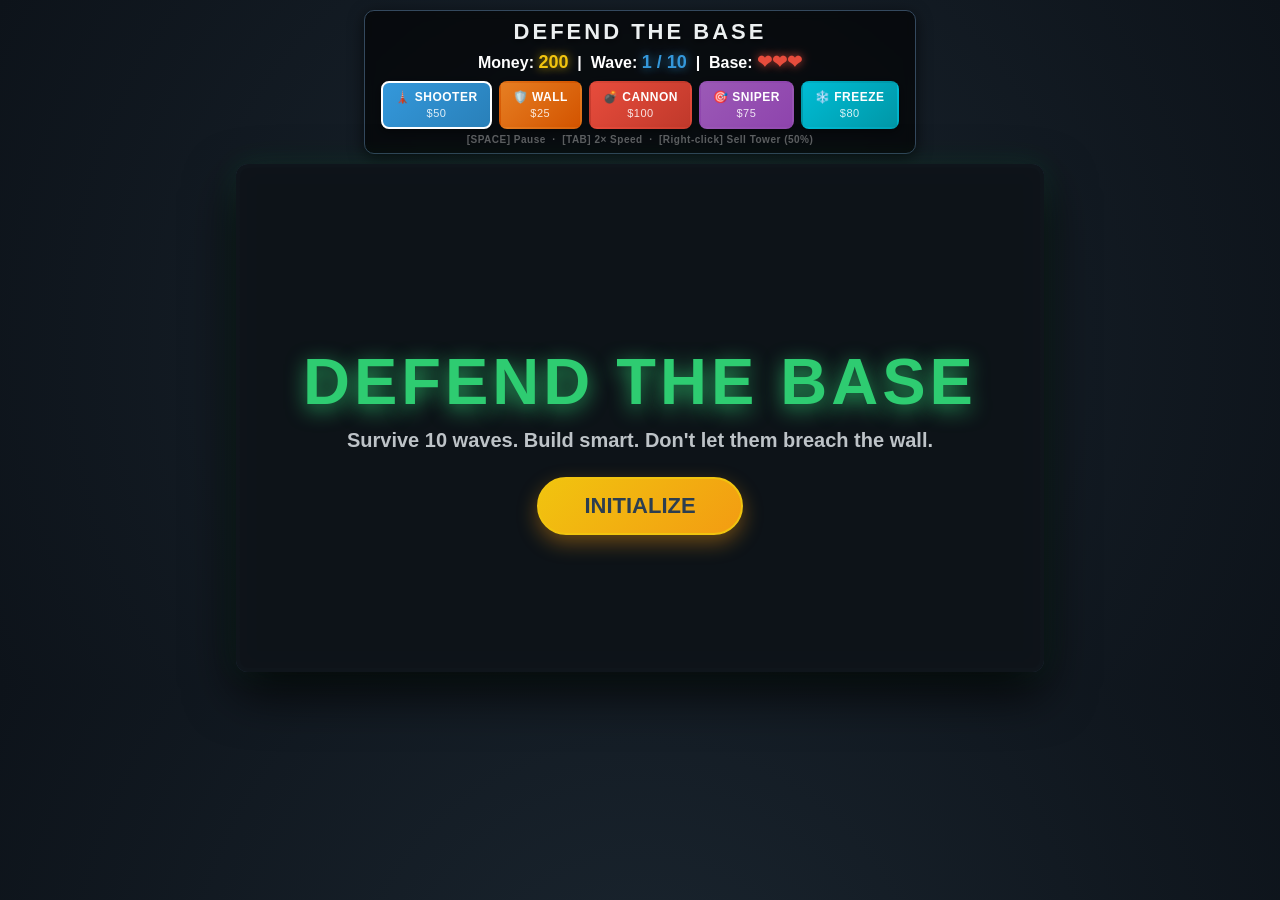
<file: New folder/index.html>
<!DOCTYPE html>
<html lang="en">
<head>
    <meta charset="UTF-8">
    <title>Defend the Base - ULTIMATE EDITION</title>
    <style>
        body { background: radial-gradient(circle at center, #1a252f, #0d131a); color: white; text-align: center; font-family: 'Segoe UI', Tahoma, Geneva, Verdana, sans-serif; margin: 0; padding: 10px; user-select: none; overflow: hidden; }

        #gameContainer { position: relative; display: inline-block; margin: 0 auto; border-radius: 12px; box-shadow: 0 20px 50px rgba(0,0,0,0.8), 0 0 30px rgba(46, 204, 113, 0.15); }

        #gameContainer::after { content: ""; position: absolute; top: 0; left: 0; width: 100%; height: 100%; background: linear-gradient(rgba(18,16,16,0) 50%, rgba(0,0,0,0.15) 50%); background-size: 100% 4px; border-radius: 12px; pointer-events: none; z-index: 5; }

        canvas { background: #0a0e1a; border: 4px solid #2c3e50; border-radius: 12px; cursor: crosshair; display: block; }

        #ui { margin-bottom: 10px; background: rgba(0,0,0,0.6); padding: 8px 16px; border-radius: 10px; display: inline-block; border: 1px solid #34495e; box-shadow: 0 4px 15px rgba(0,0,0,0.6); backdrop-filter: blur(5px); }
        h2 { margin: 0 0 6px 0; color: #ecf0f1; text-transform: uppercase; letter-spacing: 3px; font-size: 22px; text-shadow: 0 2px 5px rgba(0,0,0,0.5); }
        p { margin: 0; font-size: 16px; font-weight: 600; }

        #moneyDisplay { color: #f1c40f; text-shadow: 0 0 10px rgba(241,196,15,0.8); font-size: 18px; display: inline-block; transition: transform 0.1s; }
        #levelDisplay  { color: #3498db; text-shadow: 0 0 10px rgba(52,152,219,0.8); font-size: 18px; }
        #livesDisplay  { color: #e74c3c; text-shadow: 0 0 10px rgba(231,76,60,0.8);  font-size: 18px; display: inline-block; transition: transform 0.1s; }

        @keyframes popAnim { 0% { transform: scale(1); } 50% { transform: scale(1.5); color: white; } 100% { transform: scale(1); } }
        .pop { animation: popAnim 0.3s ease-out; }

        .overlay { position: absolute; top: 0; left: 0; width: 100%; height: 100%; background: rgba(15,20,25,0.92); border-radius: 12px; display: flex; flex-direction: column; justify-content: center; align-items: center; z-index: 10; backdrop-filter: blur(8px); }
        .overlay h1 { color: #2ecc71; text-shadow: 0 5px 20px rgba(46,204,113,0.8); font-size: 65px; margin-bottom: 10px; letter-spacing: 4px; }
        .overlay p  { font-size: 20px; color: #bdc3c7; margin-bottom: 25px; }

        .btn { padding: 14px 45px; font-size: 22px; font-weight: bold; background: linear-gradient(135deg, #f1c40f, #f39c12); color: #2c3e50; border: none; border-radius: 30px; cursor: pointer; transition: all 0.3s cubic-bezier(0.175,0.885,0.32,1.275); box-shadow: 0 8px 20px rgba(243,156,18,0.4); text-transform: uppercase; border: 2px solid #f1c40f; }
        .btn:hover { transform: translateY(-5px) scale(1.05); box-shadow: 0 15px 30px rgba(243,156,18,0.7); background: linear-gradient(135deg, #f39c12, #e67e22); color: white; }

        #buildMenu { display: flex; justify-content: center; gap: 7px; margin-top: 8px; flex-wrap: nowrap; }
        .tower-btn { padding: 6px 12px; font-size: 12px; font-weight: bold; border-radius: 8px; cursor: pointer; border: 2px solid transparent; transition: all 0.2s; box-shadow: 0 3px 8px rgba(0,0,0,0.4); text-transform: uppercase; letter-spacing: 0.5px; min-width: 78px; line-height: 1.4; }
        .tower-btn small { font-size: 11px; opacity: 0.85; display: block; font-weight: normal; text-transform: none; }
        .tower-btn:hover { transform: translateY(-2px); box-shadow: 0 5px 12px rgba(0,0,0,0.6); }
        #btnSHOOTER { background: linear-gradient(135deg, #3498db, #2980b9); color: white; }
        #btnWALL    { background: linear-gradient(135deg, #e67e22, #d35400); color: white; }
        #btnCANNON  { background: linear-gradient(135deg, #e74c3c, #c0392b); color: white; }
        #btnSNIPER  { background: linear-gradient(135deg, #9b59b6, #8e44ad); color: white; }
        #btnFREEZE  { background: linear-gradient(135deg, #00bcd4, #0097a7); color: white; }

        .hint { font-size: 10px; color: rgba(255,255,255,0.35); margin-top: 5px !important; letter-spacing: 0.5px; }

        #gameOverMenu { background: rgba(130,0,0,0.95) !important; box-shadow: inset 0 0 100px rgba(0,0,0,0.9); }
        #gameOverMenu h1 { color: #fff !important; font-size: 110px !important; text-shadow: 0 10px 40px rgba(0,0,0,0.9), 0 0 30px red !important; margin: 0; }
        #gameOverMenu h2 { color: #fff !important; font-size: 30px !important; opacity: 0.9; margin-bottom: 35px; letter-spacing: 6px; }
    </style>
</head>
<body>
    <div id="ui">
        <h2>Defend the Base</h2>
        <p>Money: <span id="moneyDisplay">200</span> &nbsp;|&nbsp; Wave: <span id="levelDisplay">1 / 10</span> &nbsp;|&nbsp; Base: <span id="livesDisplay">❤❤❤</span></p>
        <div id="buildMenu">
            <button id="btnSHOOTER" class="tower-btn">🗼 Shooter<small>$50</small></button>
            <button id="btnWALL"    class="tower-btn">🛡️ Wall<small>$25</small></button>
            <button id="btnCANNON"  class="tower-btn">💣 Cannon<small>$100</small></button>
            <button id="btnSNIPER"  class="tower-btn">🎯 Sniper<small>$75</small></button>
            <button id="btnFREEZE"  class="tower-btn">❄️ Freeze<small>$80</small></button>
        </div>
        <p class="hint">[SPACE] Pause &nbsp;·&nbsp; [TAB] 2× Speed &nbsp;·&nbsp; [Right-click] Sell Tower (50%)</p>
    </div>

    <div id="gameContainer">
        <div id="startMenu" class="overlay">
            <h1>DEFEND THE BASE</h1>
            <p>Survive 10 waves. Build smart. Don't let them breach the wall.</p>
            <button id="startBtn" class="btn">INITIALIZE</button>
        </div>
        <div id="levelMenu" class="overlay" style="display:none;">
            <h1 style="color:#3498db; text-shadow:0 5px 20px rgba(52,152,219,0.8);">WAVE CLEARED</h1>
            <p id="levelClearMsg" style="color:#ecf0f1;"></p>
            <button id="nextLevelBtn" class="btn" style="background:linear-gradient(135deg,#3498db,#2980b9);color:white;border-color:#3498db;">NEXT WAVE</button>
        </div>
        <div id="gameOverMenu" class="overlay" style="display:none;">
            <h1>DEAD</h1>
            <h2>SYSTEM FAILURE</h2>
            <button id="restartBtn" class="btn" style="background:white;color:#c0392b;border-color:white;">REBOOT SYSTEM</button>
        </div>
        <div id="winMenu" class="overlay" style="display:none; background:rgba(39,174,96,0.95);">
            <h1 style="color:white; text-shadow:0 0 30px white;">VICTORY</h1>
            <p style="color:white; font-size:26px; text-shadow:0 2px 5px black;">The sector is secure.</p>
            <button id="winRestartBtn" class="btn" style="background:white;color:#27ae60;border-color:white;">PLAY AGAIN</button>
        </div>
        <canvas id="gameCanvas" width="800" height="500"></canvas>
    </div>

    <script>
    const canvas = document.getElementById('gameCanvas');
    const ctx    = canvas.getContext('2d');

    // ─── AUDIO ──────────────────────────────────────────────────────────────────
    const audioCtx = new (window.AudioContext || window.webkitAudioContext)();
    function playSound(type) {
        if (audioCtx.state === 'suspended') audioCtx.resume();
        const osc  = audioCtx.createOscillator();
        const gain = audioCtx.createGain();
        osc.connect(gain); gain.connect(audioCtx.destination);
        const t = audioCtx.currentTime;
        switch(type) {
            case 'shoot':
                osc.type = 'square';
                osc.frequency.setValueAtTime(800, t); osc.frequency.exponentialRampToValueAtTime(300, t+0.1);
                gain.gain.setValueAtTime(0.04, t); gain.gain.exponentialRampToValueAtTime(0.001, t+0.1);
                osc.start(); osc.stop(t+0.1); break;
            case 'sniper':
                osc.type = 'square';
                osc.frequency.setValueAtTime(1400, t); osc.frequency.exponentialRampToValueAtTime(500, t+0.06);
                gain.gain.setValueAtTime(0.07, t); gain.gain.exponentialRampToValueAtTime(0.001, t+0.06);
                osc.start(); osc.stop(t+0.06); break;
            case 'cannon': {
                osc.type = 'sawtooth';
                osc.frequency.setValueAtTime(80, t); osc.frequency.exponentialRampToValueAtTime(20, t+0.5);
                gain.gain.setValueAtTime(0.35, t); gain.gain.exponentialRampToValueAtTime(0.001, t+0.5);
                osc.start(); osc.stop(t+0.5);
                const osc2 = audioCtx.createOscillator(); const gain2 = audioCtx.createGain();
                osc2.connect(gain2); gain2.connect(audioCtx.destination);
                osc2.type = 'square';
                osc2.frequency.setValueAtTime(220, t); osc2.frequency.exponentialRampToValueAtTime(55, t+0.25);
                gain2.gain.setValueAtTime(0.25, t); gain2.gain.exponentialRampToValueAtTime(0.001, t+0.25);
                osc2.start(); osc2.stop(t+0.25); break; }
            case 'freeze':
                osc.type = 'sine';
                osc.frequency.setValueAtTime(600, t); osc.frequency.linearRampToValueAtTime(1300, t+0.3);
                gain.gain.setValueAtTime(0.05, t); gain.gain.exponentialRampToValueAtTime(0.001, t+0.3);
                osc.start(); osc.stop(t+0.3); break;
            case 'hit':
                osc.type = 'sawtooth';
                osc.frequency.setValueAtTime(200, t);
                gain.gain.setValueAtTime(0.08, t); gain.gain.exponentialRampToValueAtTime(0.001, t+0.1);
                osc.start(); osc.stop(t+0.1); break;
            case 'kill':
                osc.type = 'sawtooth';
                osc.frequency.setValueAtTime(100, t); osc.frequency.exponentialRampToValueAtTime(40, t+0.3);
                gain.gain.setValueAtTime(0.18, t); gain.gain.exponentialRampToValueAtTime(0.001, t+0.3);
                osc.start(); osc.stop(t+0.3); break;
            case 'lose':
                osc.type = 'sawtooth';
                osc.frequency.setValueAtTime(150, t); osc.frequency.exponentialRampToValueAtTime(40, t+0.8);
                gain.gain.setValueAtTime(0.35, t); gain.gain.exponentialRampToValueAtTime(0.001, t+0.8);
                osc.start(); osc.stop(t+0.8); break;
        }
    }

    // ─── UI HELPERS ─────────────────────────────────────────────────────────────
    function triggerUIPop(id) {
        const el = document.getElementById(id);
        el.classList.remove('pop'); void el.offsetWidth; el.classList.add('pop');
    }

    // ─── TOWER & ENEMY STAT TABLES ───────────────────────────────────────────────
    const TOWER_STATS = {
        SHOOTER: { cost:50,  maxHealth:100, range:350, cooldown:40, damage:25, bulletSpeed:15, color:'#3498db', glowColor:'rgba(52,152,219,0.7)',  emoji:'🗼' },
        WALL:    { cost:25,  maxHealth:420, range:0,   cooldown:0,  damage:0,  bulletSpeed:0,  color:'#e67e22', glowColor:'rgba(230,126,34,0.4)',   emoji:'🛡️' },
        CANNON:  { cost:100, maxHealth:130, range:280, cooldown:90, damage:60, bulletSpeed:9,  color:'#e74c3c', glowColor:'rgba(231,76,60,0.8)',    emoji:'💣', aoeRadius:70 },
        SNIPER:  { cost:75,  maxHealth:80,  range:720, cooldown:60, damage:80, bulletSpeed:26, color:'#9b59b6', glowColor:'rgba(155,89,182,0.8)',   emoji:'🎯' },
        FREEZE:  { cost:80,  maxHealth:90,  range:230, cooldown:50, damage:4,  bulletSpeed:11, color:'#00bcd4', glowColor:'rgba(0,188,212,0.8)',    emoji:'❄️', slowFactor:0.3, slowDuration:140 }
    };

    const ENEMY_TYPES = {
        ZOMBIE:  {
            emoji:'🧟', w:40, h:40,
            hp:   (l)=> 30 + l*20,
            spd:  (l)=> (1.5 + l*0.2 + Math.random()*0.5) * 0.7,
            dmg:  (l)=> 2 + l*0.5,
            reward:20, armor:0, liveDrain:1, isBoss:false,
            color:(l)=> `hsl(280,60%,${Math.max(15,60-l*5)}%)`,
            weight:[3,3,3,3,3,3,3,3,3,3]
        },
        RUNNER:  {
            emoji:'💨', w:30, h:30,
            hp:   (l)=> 15 + l*8,
            spd:  (l)=> (3.2 + l*0.25 + Math.random()*0.4) * 0.7,
            dmg:  (l)=> 1 + l*0.3,
            reward:15, armor:0, liveDrain:1, isBoss:false,
            color:()=> `hsl(45,90%,55%)`,
            weight:[0,0,2,2,3,3,3,3,3,3]
        },
        ARMORED: {
            emoji:'🪖', w:46, h:46,
            hp:   (l)=> 160 + l*40,
            spd:  (l)=> (0.65 + l*0.08) * 0.7,
            dmg:  (l)=> 4 + l*1,
            reward:35, armor:0.4, liveDrain:1, isBoss:false,
            color:()=> `hsl(200,35%,35%)`,
            weight:[0,0,0,0,2,2,2,2,2,2]
        },
        BRUTE:   {
            emoji:'👊', w:58, h:58,
            hp:   (l)=> 280 + l*55,
            spd:  (l)=> (0.85 + l*0.08) * 0.7,
            dmg:  (l)=> 7 + l*1.5,
            reward:50, armor:0.2, liveDrain:2, isBoss:false,
            color:()=> `hsl(0,65%,28%)`,
            weight:[0,0,0,0,0,0,2,2,3,3]
        },
        BOSS:    {
            emoji:'👹', w:150, h:150,
            hp:   ()=> 25000,
            spd:  ()=> 0.28,
            dmg:  ()=> 10,
            reward:200, armor:0, liveDrain:3, isBoss:true,
            color:()=> `hsl(280,60%,15%)`,
            weight:[0,0,0,0,0,0,0,0,0,1]
        }
    };

    // ─── VFX CLASSES & SYSTEMS ───────────────────────────────────────────────────
    let particles    = [];
    let floatingTexts= [];
    let shockwaves   = [];
    let bloodDecals  = [];
    let raindrops    = [];
    let lightningBolts = [];
    let screenShake  = 0;
    let screenFlash  = { alpha: 0, color: 'white' };

    // Pre-seed city silhouette
    const citySil = [];
    { let cx = 60; while(cx < 800) { citySil.push({ x:cx, w:18+Math.floor(Math.random()*22), h:28+Math.floor(Math.random()*75) }); cx += citySil[citySil.length-1].w + 3 + Math.floor(Math.random()*12); } }

    // Rain
    for (let i=0; i<140; i++) raindrops.push({ x:Math.random()*canvas.width*1.5, y:Math.random()*canvas.height, len:Math.random()*18+8, spd:Math.random()*14+14 });

    class Particle {
        constructor(x, y, color, speed, size) {
            this.x=x; this.y=y; this.vx=(Math.random()-0.5)*speed; this.vy=(Math.random()-0.5)*speed;
            this.color=color; this.size=size||Math.random()*4+2; this.life=1.0; this.decay=Math.random()*0.05+0.02;
        }
        update() { this.x+=this.vx; this.y+=this.vy; this.vy+=0.06; this.life-=this.decay; }
        draw()   { ctx.globalAlpha=Math.max(0,this.life); ctx.fillStyle=this.color; ctx.beginPath(); ctx.arc(this.x,this.y,this.size,0,Math.PI*2); ctx.fill(); ctx.globalAlpha=1; }
    }

    class FloatingText {
        constructor(x, y, text, color, big=false) {
            this.x=x; this.y=y; this.text=text; this.color=color; this.life=1.0; this.vy=-1.8; this.big=big;
        }
        update() { this.y+=this.vy; this.life-=0.022; }
        draw()   {
            ctx.globalAlpha=Math.max(0,this.life);
            ctx.font=this.big?'bold 28px Arial':'bold 20px Arial';
            ctx.fillStyle=this.color; ctx.strokeStyle='black'; ctx.lineWidth=3;
            ctx.strokeText(this.text,this.x,this.y); ctx.fillText(this.text,this.x,this.y);
            ctx.globalAlpha=1;
        }
    }

    class Shockwave {
        constructor(x, y, color, maxR) { this.x=x; this.y=y; this.color=color; this.r=0; this.maxR=maxR; this.alpha=1; }
        update() { this.r+=3.5; this.alpha-=0.055; }
        draw()   { ctx.globalAlpha=Math.max(0,this.alpha); ctx.strokeStyle=this.color; ctx.lineWidth=3; ctx.beginPath(); ctx.arc(this.x,this.y,this.r,0,Math.PI*2); ctx.stroke(); ctx.globalAlpha=1; }
    }

    function spawnExplosion(x, y, color, count, speed=5) {
        for(let i=0;i<count;i++) particles.push(new Particle(x,y,color,speed));
    }
    function triggerFlash(color, intensity) { screenFlash.color=color; screenFlash.alpha=intensity; }

    function spawnLightningBolt(x1,y1,x2,y2) {
        const segs=[]; const steps=7;
        for(let i=0;i<=steps;i++) {
            let t=i/steps;
            let px=x1+(x2-x1)*t + (i>0&&i<steps?(Math.random()-0.5)*28:0);
            let py=y1+(y2-y1)*t + (i>0&&i<steps?(Math.random()-0.5)*10:0);
            segs.push({x:px,y:py});
        }
        lightningBolts.push({segs, life:1.0, decay:0.13});
    }

    // ─── FSM ────────────────────────────────────────────────────────────────────
    const STATES = { SPAWN:0, WALK:1, ATTACK:2, REACHED_BASE:3, DEAD:4 };
    class FSM {
        constructor() { this.state=STATES.SPAWN; this.timer=0; }
        update(enemy, towers) {
            if(enemy.health<=0) { this.state=STATES.DEAD; return; }
            switch(this.state) {
                case STATES.SPAWN: if(this.timer++>20) this.state=STATES.WALK; break;
                case STATES.WALK:
                    enemy.x -= enemy.speed;
                    if(enemy.x<=50) { this.state=STATES.REACHED_BASE; return; }
                    for(let t of towers) {
                        if(enemy.x < t.x+t.width && enemy.x+enemy.width > t.x && enemy.y < t.y+t.height && enemy.y+enemy.height > t.y) {
                            enemy.targetTower=t; this.state=STATES.ATTACK; break;
                        }
                    }
                    break;
                case STATES.ATTACK:
                    if(!towers.includes(enemy.targetTower)||enemy.targetTower.health<=0) {
                        enemy.targetTower=null; this.state=STATES.WALK;
                    } else {
                        if(frames%30===0) {
                            enemy.targetTower.health-=enemy.damage;
                            spawnExplosion(enemy.x,enemy.y+20,'#f39c12',6,3);
                            enemy.targetTower.recoil=3;
                        }
                    }
                    break;
                case STATES.REACHED_BASE: this.state=STATES.DEAD; break;
            }
        }
    }

    // ─── GAME CLASSES ────────────────────────────────────────────────────────────
    class Enemy {
        constructor(x, y, level, enemyType='ZOMBIE') {
            const def=ENEMY_TYPES[enemyType];
            this.enemyType=enemyType;
            this.isBoss=!!def.isBoss;
            this.width=def.w; this.height=def.h;
            this.x=x;
            this.y=this.isBoss ? Math.floor(y/50)*50-50 : y;
            if(this.y<0) this.y=0;
            if(this.y>canvas.height-this.height) this.y=canvas.height-this.height;
            this.maxHealth=def.hp(level); this.health=this.maxHealth;
            this.speed=def.spd(level); this.baseSpeed=this.speed;
            this.damage=def.dmg(level);
            this.reward=def.reward; this.armor=def.armor; this.liveDrain=def.liveDrain;
            this.color=def.color(level);
            this.freezeTimer=0; this.isFrozen=false;
            this.fsm=new FSM(); this.targetTower=null;
            this.walkCycle=Math.random()*Math.PI*2;
        }
        update(towers) {
            if(this.freezeTimer>0) {
                this.freezeTimer-=speedMul;
                if(this.freezeTimer<=0) { this.speed=this.baseSpeed; this.isFrozen=false; }
            }
            this.fsm.update(this,towers);
            if(this.fsm.state===STATES.WALK) this.walkCycle+=0.2;
        }
        draw() {
            const bob=(this.fsm.state===STATES.WALK)?Math.sin(this.walkCycle)*(this.isBoss?5:3):0;
            // Shadow
            ctx.fillStyle='rgba(0,0,0,0.35)';
            ctx.beginPath(); ctx.ellipse(this.x+this.width/2,this.y+this.height,this.width/2.5,this.width/6.5,0,0,Math.PI*2); ctx.fill();
            // Body
            ctx.shadowBlur=8; ctx.shadowColor='rgba(0,0,0,0.5)';
            ctx.fillStyle=this.color;
            ctx.fillRect(this.x,this.y+bob,this.width,this.height);
            ctx.shadowBlur=0;
            // Armor overlay
            if(this.armor>0) {
                ctx.fillStyle='rgba(80,110,130,0.45)';
                ctx.fillRect(this.x+2,this.y+bob+2,this.width-4,this.height-4);
            }
            // Freeze overlay
            if(this.isFrozen) {
                ctx.fillStyle='rgba(100,210,255,0.38)';
                ctx.fillRect(this.x,this.y+bob,this.width,this.height);
                ctx.fillStyle='rgba(200,240,255,0.9)';
                for(let i=0;i<4;i++) ctx.fillRect(this.x+(i%2===0?1:this.width-4),this.y+bob+(i<2?2:this.height-5),3,3);
            }
            // Brute rage triangle when low HP
            if(this.enemyType==='BRUTE'&&this.health<this.maxHealth*0.5) {
                ctx.fillStyle='#ff4444';
                ctx.beginPath();
                ctx.moveTo(this.x+this.width/2,this.y+bob-14);
                ctx.lineTo(this.x+this.width/2-6,this.y+bob-4);
                ctx.lineTo(this.x+this.width/2+6,this.y+bob-4);
                ctx.fill();
            }
            // Emoji
            ctx.font=this.isBoss?'80px Arial':(this.enemyType==='RUNNER'?'22px Arial':'30px Arial');
            ctx.fillText(ENEMY_TYPES[this.enemyType].emoji, this.x+(this.isBoss?35:3), this.y+bob+(this.isBoss?100:28));
            // HP bar
            ctx.fillStyle='rgba(0,0,0,0.6)'; ctx.fillRect(this.x,this.y-12,this.width,6);
            ctx.fillStyle='#e74c3c';          ctx.fillRect(this.x,this.y-12,this.width*(this.health/this.maxHealth),6);
        }
    }

    class Tower {
        constructor(x, y, type) {
            const s=TOWER_STATS[type];
            this.x=x; this.y=y; this.width=50; this.height=50; this.type=type;
            this.maxHealth=s.maxHealth; this.health=this.maxHealth;
            this.range=s.range; this.cooldown=0; this.recoil=0;
            this.hoverCycle=Math.random()*Math.PI*2;
            this.glowPulse=Math.random()*Math.PI*2;
        }
        update(enemies, bullets) {
            this.hoverCycle+=0.05; this.glowPulse+=0.08;
            if(this.type==='WALL') return;
            this.cooldown--;
            if(this.cooldown<=0) {
                const s=TOWER_STATS[this.type];
                let target;
                if(this.type==='FREEZE') {
                    target=enemies.find(e=>{ const dx=e.x+e.width/2-this.x-25; const dy=e.y+e.height/2-this.y-25; return Math.hypot(dx,dy)<s.range && !e.isFrozen; });
                } else {
                    target=enemies.find(e=> e.x>this.x && (e.x-this.x)<s.range && e.y+e.height>this.y && e.y<this.y+this.height);
                }
                if(target) {
                    this.recoil=8;
                    bullets.push(new Bullet(this.x+25,this.y+25,this,s));
                    this.cooldown=s.cooldown;
                    const sound=this.type==='CANNON'?'cannon':this.type==='SNIPER'?'sniper':this.type==='FREEZE'?'freeze':'shoot';
                    playSound(sound);
                }
            }
            if(this.recoil>0) this.recoil-=0.8; else this.recoil=0;
        }
        draw() {
            const s=TOWER_STATS[this.type];
            const drawX=this.x-(this.recoil||0);
            const hover=Math.sin(this.hoverCycle)*2;
            const glow=8+Math.sin(this.glowPulse)*5;
            // Shadow
            ctx.fillStyle='rgba(0,0,0,0.45)';
            ctx.beginPath(); ctx.ellipse(this.x+25,this.y+48,18,5,0,0,Math.PI*2); ctx.fill();
            // Body glow
            ctx.shadowBlur=glow; ctx.shadowColor=s.glowColor;
            if(this.type==='WALL') {
                // Brick wall
                ctx.fillStyle=s.color; ctx.fillRect(drawX+3,this.y+3+hover,44,44);
                ctx.shadowBlur=0;
                ctx.strokeStyle='rgba(0,0,0,0.4)'; ctx.lineWidth=1;
                for(let r=0;r<4;r++) for(let c=0;c<2;c++) {
                    let ox=(r%2===0)?0:11;
                    ctx.fillStyle=`hsl(25,55%,${24+Math.sin(this.hoverCycle+r)*2}%)`;
                    ctx.fillRect(drawX+4+c*22+ox,this.y+4+hover+r*11,20,10);
                    ctx.strokeRect(drawX+4+c*22+ox,this.y+4+hover+r*11,20,10);
                }
                // Crack when low HP
                if(this.health<this.maxHealth*0.5) {
                    ctx.strokeStyle='rgba(0,0,0,0.7)'; ctx.lineWidth=1.5;
                    ctx.beginPath(); ctx.moveTo(drawX+12,this.y+8+hover); ctx.lineTo(drawX+20,this.y+22+hover); ctx.lineTo(drawX+30,this.y+18+hover); ctx.stroke();
                }
            } else if(this.type==='CANNON') {
                ctx.fillStyle=s.color; ctx.fillRect(drawX+6,this.y+10+hover,38,30);
                ctx.fillStyle='#c0392b'; ctx.fillRect(drawX+38,this.y+18+hover,14,12);
                ctx.shadowBlur=0;
            } else if(this.type==='SNIPER') {
                ctx.fillStyle=s.color; ctx.fillRect(drawX+8,this.y+14+hover,32,24);
                ctx.fillStyle='#8e44ad'; ctx.fillRect(drawX+34,this.y+20+hover,18,8);
                ctx.shadowBlur=0;
            } else if(this.type==='FREEZE') {
                ctx.fillStyle=s.color; ctx.fillRect(drawX+6,this.y+6+hover,40,38);
                ctx.shadowBlur=0;
                ctx.strokeStyle='rgba(200,240,255,0.5)'; ctx.lineWidth=1;
                for(let i=0;i<3;i++) ctx.strokeRect(drawX+8+i*4,this.y+8+hover+i*4,34-i*8,30-i*8);
            } else {
                ctx.fillStyle=s.color; ctx.fillRect(drawX+5,this.y+5+hover,40,40);
                ctx.shadowBlur=0;
            }
            ctx.shadowBlur=0;
            // Emoji
            ctx.font='22px Arial';
            ctx.fillText(s.emoji, drawX+10, this.y+35+hover);
            // HP bar
            ctx.fillStyle='rgba(0,0,0,0.6)'; ctx.fillRect(this.x,this.y+52,50,5);
            ctx.fillStyle='#2ecc71';          ctx.fillRect(this.x,this.y+52,50*(this.health/this.maxHealth),5);
        }
    }

    class Bullet {
        constructor(x, y, owner, stats) {
            this.x=x; this.y=y; this.owner=owner; this.type=owner.type;
            this.speed=stats.bulletSpeed; this.damage=stats.damage;
            this.history=[]; this.hit=false;
        }
        update() {
            const maxH=this.type==='SNIPER'?10:5;
            this.history.push({x:this.x,y:this.y});
            if(this.history.length>maxH) this.history.shift();
            this.x+=this.speed;
        }
        draw() {
            if(this.history.length>0) {
                ctx.beginPath(); ctx.moveTo(this.history[0].x,this.history[0].y);
                for(let i=1;i<this.history.length;i++) ctx.lineTo(this.history[i].x,this.history[i].y);
                ctx.lineTo(this.x,this.y);
                let trailColor='rgba(241,196,15,0.55)';
                let trailW=8;
                if(this.type==='SNIPER')  { trailColor='rgba(180,120,255,0.7)'; trailW=3; }
                if(this.type==='CANNON')  { trailColor='rgba(255,120,0,0.65)';  trailW=11; }
                if(this.type==='FREEZE')  { trailColor='rgba(0,220,255,0.55)';  trailW=6; }
                ctx.strokeStyle=trailColor; ctx.lineWidth=trailW; ctx.lineCap='round'; ctx.stroke();
            }
            let r=5, color='#fff', glow='#fff';
            if(this.type==='CANNON')  { r=9; color='#f39c12'; glow='#ff6600'; }
            if(this.type==='SNIPER')  { r=4; color='#d8aaff'; glow='#9b59b6'; }
            if(this.type==='FREEZE')  { r=5; color='#00e5ff'; glow='#00bcd4'; }
            ctx.shadowBlur=14; ctx.shadowColor=glow;
            ctx.fillStyle=color; ctx.beginPath(); ctx.arc(this.x,this.y,r,0,Math.PI*2); ctx.fill();
            ctx.shadowBlur=0;
        }
    }

    // ─── GLOBAL STATE ────────────────────────────────────────────────────────────
    let towers=[], enemies=[], bullets=[];
    let money=200, level=1, enemiesToSpawn=5, frames=0;
    let baseHP=3, maxBaseHP=3;
    let gameState='START', mouseX=0, mouseY=0, selectedTower='SHOOTER';
    let killCount=0, killCombo=0, comboTimer=0;
    const COMBO_WINDOW=120;
    let speedMul=1;

    // ─── HELPER FUNCTIONS ────────────────────────────────────────────────────────
    function getSpawnType(level) {
        const wi=level-1; let pool=[];
        for(const [type,def] of Object.entries(ENEMY_TYPES))
            for(let j=0;j<def.weight[wi];j++) pool.push(type);
        return pool[Math.floor(Math.random()*pool.length)]||'ZOMBIE';
    }

    function handleAOEHit(x, y, radius, damage) {
        enemies.forEach(e=>{
            const dx=e.x+e.width/2-x; const dy=e.y+e.height/2-y;
            const dist=Math.hypot(dx,dy);
            if(dist<radius) {
                const falloff=1-(dist/radius)*0.5;
                let dmg=damage*falloff*(1-e.armor);
                e.health-=dmg;
                spawnExplosion(e.x+e.width/2,e.y+e.height/2,'#f39c12',5,4);
                floatingTexts.push(new FloatingText(e.x+10,e.y-5,`-${Math.round(dmg)}`,'#e74c3c'));
            }
        });
        shockwaves.push(new Shockwave(x,y,'rgba(255,110,0,0.85)',radius));
        spawnExplosion(x,y,'#e74c3c',28,9);
        spawnExplosion(x,y,'#f39c12',18,6);
        screenShake=Math.max(screenShake,10);
        triggerFlash('rgba(255,90,0,0.18)',0.18);
    }

    function applyFreeze(enemy) {
        const s=TOWER_STATS.FREEZE;
        enemy.speed=enemy.baseSpeed*s.slowFactor;
        enemy.freezeTimer=s.slowDuration;
        enemy.isFrozen=true;
        spawnExplosion(enemy.x+enemy.width/2,enemy.y+enemy.height/2,'#00e5ff',10,3);
        shockwaves.push(new Shockwave(enemy.x+enemy.width/2,enemy.y+enemy.height/2,'rgba(0,229,255,0.6)',28));
    }

    function handleComboKill(enemy) {
        killCount++;
        comboTimer=COMBO_WINDOW;
        killCombo++;
        const mult=Math.min(killCombo,5);
        const earned=Math.round(enemy.reward*mult);
        money+=earned;
        const label=killCombo>=2?`x${killCombo} COMBO! +$${earned}`:`+$${earned}`;
        const col=killCombo>=3?'#ff6b35':'#2ecc71';
        floatingTexts.push(new FloatingText(enemy.x,enemy.y,label,col,killCombo>=2));
        if(killCombo>=3) triggerFlash('rgba(255,180,0,0.1)',0.1);
        document.getElementById('moneyDisplay').innerText=money;
        triggerUIPop('moneyDisplay');
    }

    function selectTower(type) {
        selectedTower=type;
        ['SHOOTER','WALL','CANNON','SNIPER','FREEZE'].forEach(t=>{
            const btn=document.getElementById('btn'+t);
            if(btn) btn.style.border=t===type?'2px solid white':'2px solid transparent';
        });
    }

    // ─── DRAW FUNCTIONS ──────────────────────────────────────────────────────────
    function drawBackground() {
        // Sky
        const sky=ctx.createLinearGradient(0,0,0,canvas.height*0.38);
        sky.addColorStop(0,'#06090f'); sky.addColorStop(1,'#111b2a');
        ctx.fillStyle=sky; ctx.fillRect(0,0,canvas.width,canvas.height*0.38);
        // Stars
        ctx.fillStyle='rgba(255,255,255,0.55)';
        for(let s of starField) { ctx.beginPath(); ctx.arc(s.x,s.y,s.r,0,Math.PI*2); ctx.fill(); }
        // City silhouette
        const horizY=canvas.height*0.38;
        ctx.fillStyle='#0b111d';
        for(let b of citySil) ctx.fillRect(b.x, horizY-b.h, b.w, b.h);
        // Ground
        const gnd=ctx.createLinearGradient(0,horizY,0,canvas.height);
        gnd.addColorStop(0,'#182b18'); gnd.addColorStop(0.5,'#122212'); gnd.addColorStop(1,'#0a160a');
        ctx.fillStyle=gnd; ctx.fillRect(0,horizY,canvas.width,canvas.height-horizY);
        // Ground lines
        for(let i=0;i<5;i++) {
            const yp=horizY+i*(canvas.height-horizY)/5;
            ctx.strokeStyle=`rgba(255,255,255,${0.025-i*0.004})`; ctx.lineWidth=1.5;
            ctx.beginPath(); ctx.moveTo(0,yp); ctx.lineTo(canvas.width,yp); ctx.stroke();
        }
    }

    function drawBaseWall() {
        const ratio=baseHP/maxBaseHP;
        // Danger glow
        if(baseHP<=2) {
            ctx.shadowColor='#e74c3c'; ctx.shadowBlur=25+Math.sin(frames*0.12)*10;
            ctx.fillStyle=`rgba(231,76,60,${0.18+Math.sin(frames*0.12)*0.1})`;
            ctx.fillRect(-4,0,58,canvas.height); ctx.shadowBlur=0;
        }
        // Wall body
        const wg=ctx.createLinearGradient(0,0,50,0);
        wg.addColorStop(0,'#1a2535'); wg.addColorStop(1,'#0d1520');
        ctx.fillStyle=wg; ctx.fillRect(0,0,50,canvas.height);
        // Bricks
        ctx.lineWidth=0.8;
        for(let row=0;row*18<canvas.height;row++) {
            const offset=(row%2===0)?0:20;
            for(let col=-1;col*40<50;col++) {
                const lgt=22+Math.sin(row*1.3+col)*2;
                ctx.fillStyle=`hsl(220,30%,${lgt}%)`;
                ctx.fillRect(col*40+offset+1,row*18+1,37,15);
                ctx.strokeStyle='rgba(0,0,0,0.3)'; ctx.strokeRect(col*40+offset+1,row*18+1,37,15);
            }
        }
        // Cracks per missing HP
        const cracks=maxBaseHP-baseHP;
        ctx.strokeStyle='rgba(0,0,0,0.85)'; ctx.lineWidth=1.5;
        for(let c=0;c<cracks;c++) {
            const cy=(c+1)*(canvas.height/(cracks+1));
            ctx.beginPath(); ctx.moveTo(8,cy); ctx.lineTo(18,cy-9); ctx.lineTo(28,cy+6); ctx.lineTo(44,cy-2); ctx.stroke();
        }
        // Edge shadow
        ctx.fillStyle='rgba(0,0,0,0.55)'; ctx.fillRect(46,0,4,canvas.height);
        // HP bar inside wall
        const bh=90, bw=10, bx=18, by=canvas.height/2-bh/2;
        ctx.fillStyle='rgba(0,0,0,0.65)'; ctx.fillRect(bx,by,bw,bh);
        ctx.fillStyle=`hsl(${ratio*120},75%,42%)`;
        ctx.fillRect(bx,by+bh*(1-ratio),bw,bh*ratio);
        ctx.strokeStyle='rgba(255,255,255,0.15)'; ctx.lineWidth=1; ctx.strokeRect(bx,by,bw,bh);
        ctx.fillStyle='rgba(255,255,255,0.6)'; ctx.font='bold 8px Arial'; ctx.textAlign='center';
        ctx.fillText('HP',bx+bw/2,by-3); ctx.textAlign='left';
    }

    function drawGrid() {
        ctx.strokeStyle='rgba(255,255,255,0.04)'; ctx.lineWidth=1;
        for(let x=0;x<=canvas.width;x+=50) { ctx.beginPath(); ctx.moveTo(x,0); ctx.lineTo(x,canvas.height); ctx.stroke(); }
        for(let y=0;y<=canvas.height;y+=50) { ctx.beginPath(); ctx.moveTo(0,y); ctx.lineTo(canvas.width,y); ctx.stroke(); }
    }

    function drawHoverPreview() {
        if(mouseX<=50) return;
        const gx=Math.floor(mouseX/50)*50, gy=Math.floor(mouseY/50)*50;
        if(selectedTower==='SHOOTER'||selectedTower==='SNIPER'||selectedTower==='CANNON'||selectedTower==='FREEZE') {
            const r=TOWER_STATS[selectedTower].range;
            ctx.beginPath(); ctx.arc(gx+25,gy+25,r,0,Math.PI*2);
            ctx.fillStyle='rgba(255,255,255,0.03)'; ctx.fill();
            ctx.strokeStyle='rgba(255,255,255,0.18)'; ctx.lineWidth=1.5;
            ctx.setLineDash([8,8]); ctx.stroke(); ctx.setLineDash([]);
        }
        const cols={SHOOTER:'rgba(52,152,219,0.35)',WALL:'rgba(230,126,34,0.35)',CANNON:'rgba(231,76,60,0.35)',SNIPER:'rgba(155,89,182,0.35)',FREEZE:'rgba(0,188,212,0.35)'};
        ctx.fillStyle=cols[selectedTower]||'rgba(255,255,255,0.2)';
        ctx.fillRect(gx,gy,50,50);
    }

    function drawHUD() {
        const totalWave=5+level*2+(level===10?-4:0);
        const killed=Math.max(0,totalWave-enemiesToSpawn-enemies.length);
        const progress=Math.max(0,Math.min(1,totalWave>0?killed/totalWave:1));
        const bx=canvas.width-162, by=8;
        // Wave bar
        ctx.fillStyle='rgba(0,0,0,0.5)'; ctx.fillRect(bx,by,152,15);
        ctx.fillStyle='#3498db';          ctx.fillRect(bx,by,152*progress,15);
        ctx.strokeStyle='rgba(255,255,255,0.15)'; ctx.lineWidth=1; ctx.strokeRect(bx,by,152,15);
        ctx.fillStyle='white'; ctx.font='bold 10px Arial'; ctx.textAlign='center';
        ctx.fillText(`WAVE ${level}/10 · ${Math.round(progress*100)}%`,bx+76,by+11); ctx.textAlign='left';
        // Kill counter
        ctx.fillStyle='rgba(0,0,0,0.45)'; ctx.fillRect(bx,by+19,152,15);
        ctx.fillStyle='rgba(255,255,255,0.75)'; ctx.font='10px Arial';
        ctx.fillText(`KILLS: ${killCount}`,bx+5,by+31);
        // Combo
        if(killCombo>=2&&comboTimer>0) {
            ctx.globalAlpha=comboTimer/COMBO_WINDOW;
            ctx.fillStyle='#ff6b35'; ctx.font=`bold ${13+killCombo}px Arial`; ctx.textAlign='center';
            ctx.fillText(`x${killCombo} COMBO`,bx+76,by+56); ctx.textAlign='left'; ctx.globalAlpha=1;
        }
        // Speed indicator
        if(speedMul===2) {
            ctx.fillStyle='rgba(255,200,0,0.85)'; ctx.font='bold 10px Arial';
            ctx.fillText('⚡ 2× SPEED',bx+5,by+50);
        }
        // Pause indicator
        if(gameState==='PAUSED') {
            ctx.fillStyle='rgba(255,255,255,0.9)'; ctx.font='bold 16px Arial'; ctx.textAlign='center';
            ctx.fillText('⏸ PAUSED — SPACE to resume',canvas.width/2,canvas.height/2+2);
            ctx.textAlign='left';
        }
    }

    // ─── STAR FIELD (pre-seed) ───────────────────────────────────────────────────
    const starField=[];
    for(let i=0;i<60;i++) starField.push({ x:55+Math.random()*(canvas.width-55), y:Math.random()*canvas.height*0.36, r:Math.random()*1.2+0.2 });

    // ─── INPUT ───────────────────────────────────────────────────────────────────
    ['SHOOTER','WALL','CANNON','SNIPER','FREEZE'].forEach(t=>{
        document.getElementById('btn'+t).onclick=()=>selectTower(t);
    });
    selectTower('SHOOTER');

    document.getElementById('startBtn').onclick    = ()=>{ document.getElementById('startMenu').style.display='none'; gameState='PLAYING'; audioCtx.resume(); requestAnimationFrame(animate); };
    document.getElementById('nextLevelBtn').onclick = ()=>{
        level++;
        enemiesToSpawn=5+level*2; if(level===10) enemiesToSpawn=12;
        document.getElementById('levelDisplay').innerText=level+' / 10';
        document.getElementById('levelMenu').style.display='none';
        gameState='PLAYING'; killCombo=0; comboTimer=0;
        requestAnimationFrame(animate);
    };
    document.getElementById('restartBtn').onclick    = ()=>location.reload();
    document.getElementById('winRestartBtn').onclick = ()=>location.reload();

    canvas.onmousemove=e=>{ const r=canvas.getBoundingClientRect(); mouseX=e.clientX-r.left; mouseY=e.clientY-r.top; };

    canvas.onclick=()=>{
        if(gameState!=='PLAYING') return;
        const s=TOWER_STATS[selectedTower]; if(!s) return;
        if(mouseX>50 && money>=s.cost) {
            const gx=Math.floor(mouseX/50)*50, gy=Math.floor(mouseY/50)*50;
            if(!towers.some(t=>t.x===gx&&t.y===gy)) {
                towers.push(new Tower(gx,gy,selectedTower));
                money-=s.cost;
                document.getElementById('moneyDisplay').innerText=money;
                triggerUIPop('moneyDisplay');
                spawnExplosion(gx+25,gy+25,s.color,14,3);
                shockwaves.push(new Shockwave(gx+25,gy+25,'rgba(255,255,255,0.45)',40));
            }
        }
    };

    canvas.addEventListener('contextmenu',e=>{
        e.preventDefault();
        if(gameState!=='PLAYING'&&gameState!=='PAUSED') return;
        const r=canvas.getBoundingClientRect();
        const mx=e.clientX-r.left, my=e.clientY-r.top;
        const gx=Math.floor(mx/50)*50, gy=Math.floor(my/50)*50;
        const idx=towers.findIndex(t=>t.x===gx&&t.y===gy);
        if(idx!==-1) {
            const t=towers[idx];
            const refund=Math.floor(TOWER_STATS[t.type].cost*0.5);
            money+=refund;
            floatingTexts.push(new FloatingText(t.x+25,t.y+15,`+$${refund} SOLD`,'#f1c40f',false));
            spawnExplosion(t.x+25,t.y+25,'#f1c40f',12,4);
            towers.splice(idx,1);
            document.getElementById('moneyDisplay').innerText=money;
            triggerUIPop('moneyDisplay');
        }
    });

    document.addEventListener('keydown',e=>{
        if(e.code==='Space') {
            e.preventDefault();
            if(gameState==='PLAYING') { gameState='PAUSED'; }
            else if(gameState==='PAUSED') { gameState='PLAYING'; requestAnimationFrame(animate); }
        }
        if(e.code==='Tab') {
            e.preventDefault();
            speedMul=speedMul===1?2:1;
        }
    });

    // ─── MAIN LOOP ───────────────────────────────────────────────────────────────
    function updateAll() {
        // Combo timer
        if(comboTimer>0) { comboTimer--; } else { killCombo=0; }

        // Spawn
        if(frames%Math.max(20,80-level*5)===0&&enemiesToSpawn>0) {
            let type;
            if(level===10&&enemiesToSpawn===1) type='BOSS';
            else type=getSpawnType(level);
            enemies.push(new Enemy(canvas.width, Math.floor(Math.random()*10)*50, level, type));
            enemiesToSpawn--;
        }

        // Towers
        towers=towers.filter(t=>t.health>0);
        towers.forEach(t=>t.update(enemies,bullets));

        // Bullets
        for(let bi=bullets.length-1;bi>=0;bi--) {
            const b=bullets[bi];
            b.update();
            if(!b.hit) {
                for(const e of enemies) {
                    if(b.x<e.x+e.width&&b.x+10>e.x&&b.y<e.y+e.height&&b.y+10>e.y) {
                        b.hit=true;
                        if(b.type==='CANNON') {
                            handleAOEHit(b.x,b.y,TOWER_STATS.CANNON.aoeRadius,b.damage);
                            playSound('cannon');
                        } else {
                            let dmg=b.damage*(1-e.armor);
                            const crit=Math.random()<0.12;
                            if(crit) { dmg*=2; floatingTexts.push(new FloatingText(e.x+10,e.y-8,'CRIT!','#ff6b35',false)); }
                            e.health-=dmg;
                            playSound('hit');
                            if(b.type==='SNIPER') {
                                spawnLightningBolt(b.owner.x+50,b.owner.y+25,e.x+e.width/2,e.y+e.height/2);
                            }
                            if(b.type==='FREEZE') applyFreeze(e);
                            spawnExplosion(b.x,b.y,'#e74c3c',8,5);
                            shockwaves.push(new Shockwave(b.x,b.y,'rgba(255,255,255,0.35)',18));
                            floatingTexts.push(new FloatingText(e.x+18,e.y,`-${Math.round(dmg)}`,'#f1c40f'));
                        }
                        b.x=canvas.width+200; break;
                    }
                }
            }
            if(b.x>canvas.width+100) bullets.splice(bi,1);
        }

        // Enemies
        for(let ei=enemies.length-1;ei>=0;ei--) {
            const e=enemies[ei];
            e.update(towers);
            if(e.fsm.state===STATES.DEAD) {
                if(e.health>0) {
                    // Reached base
                    const drain=e.liveDrain||1;
                    baseHP=Math.max(0,baseHP-drain);
                    screenShake=22; triggerFlash('rgba(231,76,60,0.55)',0.55);
                    const hearts='❤'.repeat(baseHP)||'💀';
                    document.getElementById('livesDisplay').innerText=hearts;
                    triggerUIPop('livesDisplay'); playSound('lose');
                    spawnExplosion(50,e.y+20,'#e74c3c',40,10);
                    shockwaves.push(new Shockwave(50,e.y+20,'rgba(231,76,60,0.85)',85));
                    if(baseHP<=0) { gameState='GAMEOVER'; document.getElementById('gameOverMenu').style.display='flex'; }
                } else {
                    // Killed
                    if(e.isBoss) { screenShake=30; triggerFlash('rgba(255,255,255,1)',1); }
                    else screenShake=Math.max(screenShake,4);
                    handleComboKill(e);
                    playSound('kill');
                    bloodDecals.push({x:e.x+e.width/2,y:e.y+e.height-8,size:e.isBoss?90:Math.max(15,e.width*0.7),rotation:Math.random()*Math.PI,color:'rgba(100,0,0,0.55)',alpha:0.9});
                    if(bloodDecals.length>60) bloodDecals.shift();
                    spawnExplosion(e.x+e.width/2,e.y+e.height/2,e.color,e.isBoss?160:28,e.isBoss?13:6);
                }
                enemies.splice(ei,1);
            }
        }

        frames++;
    }

    function drawAll() {
        ctx.clearRect(0,0,canvas.width,canvas.height);
        ctx.save();
        if(screenShake>0) { ctx.translate((Math.random()-0.5)*screenShake,(Math.random()-0.5)*screenShake); screenShake-=0.6; if(screenShake<0)screenShake=0; }

        drawBackground();
        drawBaseWall();
        drawGrid();

        // Blood decals
        bloodDecals.forEach(d=>{ ctx.fillStyle=d.color; ctx.globalAlpha=d.alpha; ctx.beginPath(); ctx.ellipse(d.x,d.y,d.size,d.size*0.38,d.rotation,0,Math.PI*2); ctx.fill(); ctx.globalAlpha=1; });

        drawHoverPreview();

        towers.forEach(t=>t.draw());
        enemies.forEach(e=>e.draw());
        bullets.forEach(b=>b.draw());

        // Lightning bolts
        lightningBolts.forEach((bolt,i)=>{
            ctx.globalAlpha=bolt.life;
            ctx.strokeStyle='#e0c0ff'; ctx.lineWidth=1.5+bolt.life*2;
            ctx.shadowColor='#9b59b6'; ctx.shadowBlur=10;
            ctx.beginPath(); ctx.moveTo(bolt.segs[0].x,bolt.segs[0].y);
            bolt.segs.slice(1).forEach(s=>ctx.lineTo(s.x,s.y));
            ctx.stroke(); ctx.shadowBlur=0; ctx.globalAlpha=1;
            bolt.life-=bolt.decay;
            if(bolt.life<=0) lightningBolts.splice(i,1);
        });

        // Rain
        ctx.strokeStyle='rgba(200,220,255,0.25)'; ctx.lineWidth=1;
        raindrops.forEach(d=>{ ctx.beginPath(); ctx.moveTo(d.x,d.y); ctx.lineTo(d.x-d.len/2,d.y+d.len); ctx.stroke(); d.y+=d.spd; d.x-=d.spd*0.45; if(d.y>canvas.height){d.y=-20;d.x=Math.random()*canvas.width*1.5;} });

        // VFX
        for(let i=shockwaves.length-1;i>=0;i--) { shockwaves[i].update(); shockwaves[i].draw(); if(shockwaves[i].alpha<=0) shockwaves.splice(i,1); }
        for(let i=particles.length-1;i>=0;i--) { particles[i].update(); particles[i].draw(); if(particles[i].life<=0) particles.splice(i,1); }
        for(let i=floatingTexts.length-1;i>=0;i--) { floatingTexts[i].update(); floatingTexts[i].draw(); if(floatingTexts[i].life<=0) floatingTexts.splice(i,1); }

        drawHUD();

        // Screen flash
        if(screenFlash.alpha>0) { ctx.fillStyle=screenFlash.color; ctx.globalAlpha=screenFlash.alpha; ctx.fillRect(0,0,canvas.width,canvas.height); ctx.globalAlpha=1; screenFlash.alpha-=0.06; }

        ctx.restore();
    }

    function animate() {
        if(gameState!=='PLAYING') return;
        for(let s=0;s<speedMul;s++) updateAll();
        drawAll();

        // Progression check
        if(enemiesToSpawn===0&&enemies.length===0&&gameState==='PLAYING') {
            if(level>=10) {
                gameState='WIN';
                document.getElementById('winMenu').style.display='flex';
            } else {
                gameState='NEXT_LEVEL';
                document.getElementById('levelClearMsg').innerText=`Wave ${level} cleared! +${5+level*2} enemies next.`;
                document.getElementById('levelMenu').style.display='flex';
            }
        }

        if(gameState==='PLAYING') requestAnimationFrame(animate);
    }
    </script>
</body>
</html>
</file>
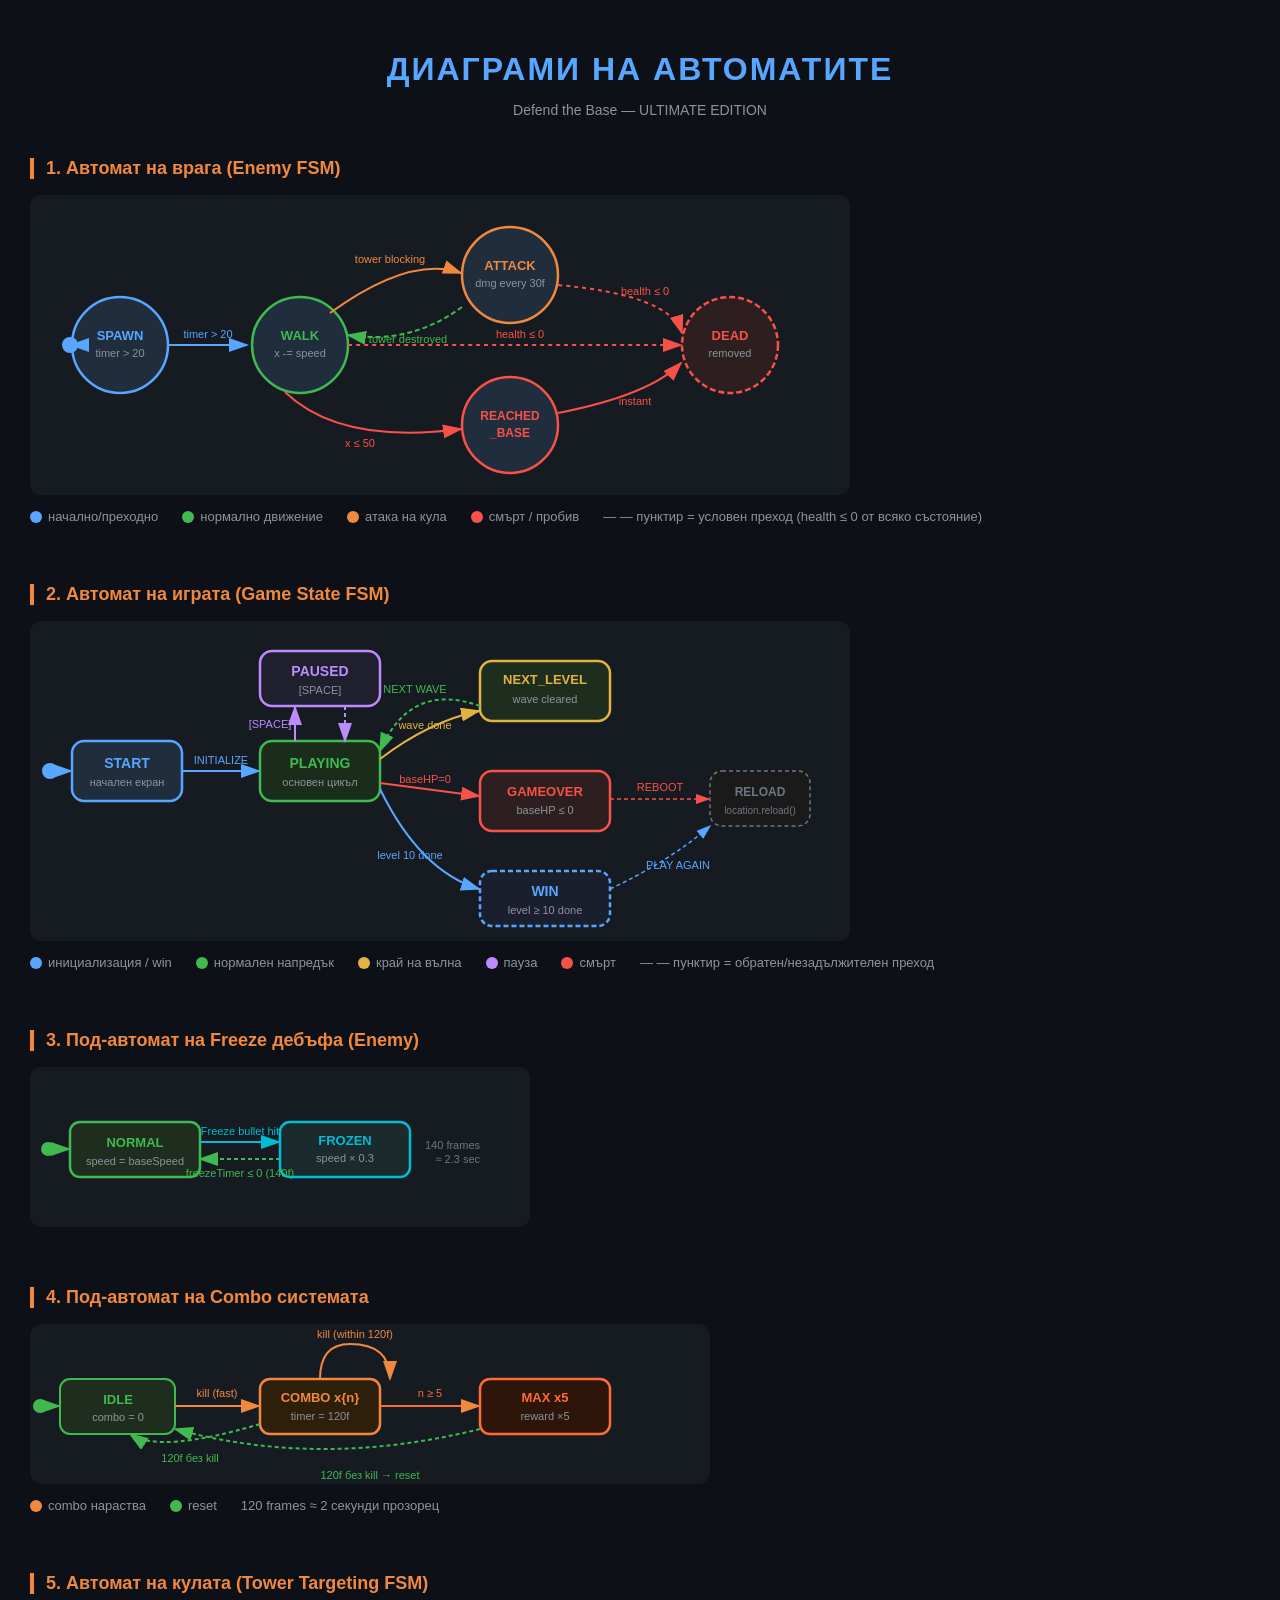
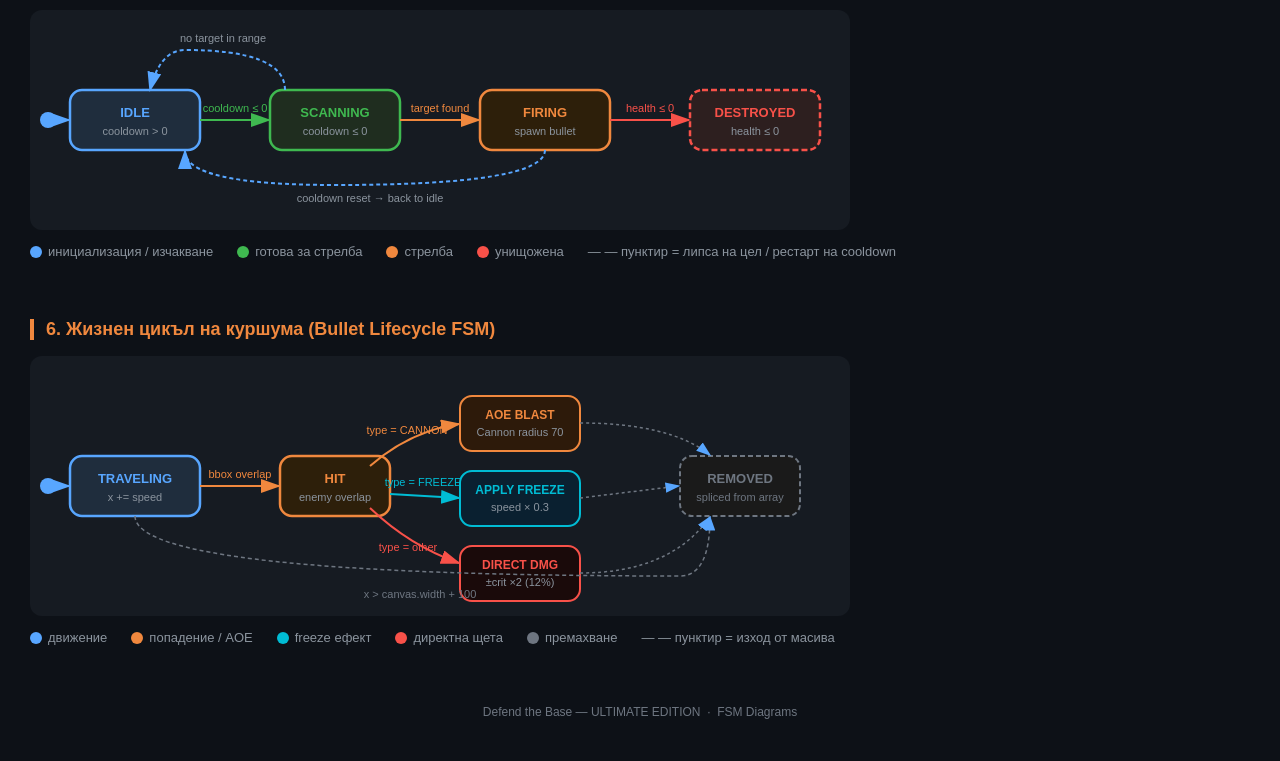
<file: diagrams.html>
<!DOCTYPE html>
<html lang="bg">
<head>
    <meta charset="UTF-8">
    <title>Диаграми на автоматите — Defend the Base</title>
    <style>
        body { background: #0d1117; color: #e6edf3; font-family: 'Segoe UI', sans-serif; margin: 0; padding: 30px; }
        h1 { text-align: center; color: #58a6ff; letter-spacing: 2px; margin-bottom: 6px; }
        .subtitle { text-align: center; color: #8b949e; margin-bottom: 40px; font-size: 14px; }
        .section { margin-bottom: 60px; }
        h2 { color: #f0883e; font-size: 18px; margin-bottom: 16px; border-left: 4px solid #f0883e; padding-left: 12px; }
        svg text { font-family: 'Segoe UI', sans-serif; }
        .legend { display: flex; gap: 24px; flex-wrap: wrap; margin-top: 14px; font-size: 13px; color: #8b949e; }
        .legend-item { display: flex; align-items: center; gap: 6px; }
        .dot { width: 12px; height: 12px; border-radius: 50%; }
    </style>
</head>
<body>
<h1>ДИАГРАМИ НА АВТОМАТИТЕ</h1>
<p class="subtitle">Defend the Base — ULTIMATE EDITION</p>

<!-- ══════════════════════════════════════════════════════════
     1. ENEMY FSM
═══════════════════════════════════════════════════════════ -->
<div class="section">
    <h2>1. Автомат на врага (Enemy FSM)</h2>
    <svg width="820" height="300" style="background:#161b22; border-radius:12px; display:block;">
        <defs>
            <!-- Arrowhead markers -->
            <marker id="arr" markerWidth="10" markerHeight="7" refX="9" refY="3.5" orient="auto">
                <polygon points="0 0,10 3.5,0 7" fill="#58a6ff"/>
            </marker>
            <marker id="arrRed" markerWidth="10" markerHeight="7" refX="9" refY="3.5" orient="auto">
                <polygon points="0 0,10 3.5,0 7" fill="#f85149"/>
            </marker>
            <marker id="arrGreen" markerWidth="10" markerHeight="7" refX="9" refY="3.5" orient="auto">
                <polygon points="0 0,10 3.5,0 7" fill="#3fb950"/>
            </marker>
            <marker id="arrOrange" markerWidth="10" markerHeight="7" refX="9" refY="3.5" orient="auto">
                <polygon points="0 0,10 3.5,0 7" fill="#f0883e"/>
            </marker>
            <filter id="glow">
                <feGaussianBlur stdDeviation="3" result="blur"/>
                <feMerge><feMergeNode in="blur"/><feMergeNode in="SourceGraphic"/></feMerge>
            </filter>
        </defs>

        <!-- ── Nodes ── -->
        <!-- SPAWN -->
        <circle cx="90" cy="150" r="48" fill="#1f2d3d" stroke="#58a6ff" stroke-width="2.5"/>
        <text x="90" y="145" text-anchor="middle" fill="#58a6ff" font-size="13" font-weight="bold">SPAWN</text>
        <text x="90" y="162" text-anchor="middle" fill="#8b949e" font-size="11">timer &gt; 20</text>

        <!-- WALK -->
        <circle cx="270" cy="150" r="48" fill="#1f2d3d" stroke="#3fb950" stroke-width="2.5"/>
        <text x="270" y="145" text-anchor="middle" fill="#3fb950" font-size="13" font-weight="bold">WALK</text>
        <text x="270" y="162" text-anchor="middle" fill="#8b949e" font-size="11">x -= speed</text>

        <!-- ATTACK -->
        <circle cx="480" cy="80" r="48" fill="#1f2d3d" stroke="#f0883e" stroke-width="2.5"/>
        <text x="480" y="75" text-anchor="middle" fill="#f0883e" font-size="13" font-weight="bold">ATTACK</text>
        <text x="480" y="92" text-anchor="middle" fill="#8b949e" font-size="11">dmg every 30f</text>

        <!-- REACHED_BASE -->
        <circle cx="480" cy="230" r="48" fill="#1f2d3d" stroke="#f85149" stroke-width="2.5"/>
        <text x="480" y="225" text-anchor="middle" fill="#f85149" font-size="12" font-weight="bold">REACHED</text>
        <text x="480" y="242" text-anchor="middle" fill="#f85149" font-size="12" font-weight="bold">_BASE</text>

        <!-- DEAD -->
        <circle cx="700" cy="150" r="48" fill="#2d1f1f" stroke="#f85149" stroke-width="2.5" stroke-dasharray="6,3"/>
        <text x="700" y="145" text-anchor="middle" fill="#f85149" font-size="13" font-weight="bold">DEAD</text>
        <text x="700" y="162" text-anchor="middle" fill="#8b949e" font-size="11">removed</text>

        <!-- ── Edges ── -->
        <!-- SPAWN → WALK -->
        <line x1="139" y1="150" x2="217" y2="150" stroke="#58a6ff" stroke-width="2" marker-end="url(#arr)"/>
        <text x="178" y="143" text-anchor="middle" fill="#58a6ff" font-size="11">timer &gt; 20</text>

        <!-- WALK → ATTACK -->
        <path d="M300 118 Q380 60 431 78" fill="none" stroke="#f0883e" stroke-width="2" marker-end="url(#arrOrange)"/>
        <text x="360" y="68" text-anchor="middle" fill="#f0883e" font-size="11">tower blocking</text>

        <!-- ATTACK → WALK (tower gone) -->
        <path d="M432 112 Q380 150 318 140" fill="none" stroke="#3fb950" stroke-width="2" marker-end="url(#arrGreen)" stroke-dasharray="5,3"/>
        <text x="378" y="148" text-anchor="middle" fill="#3fb950" font-size="11">tower destroyed</text>

        <!-- WALK → REACHED_BASE -->
        <path d="M255 197 Q310 250 431 234" fill="none" stroke="#f85149" stroke-width="2" marker-end="url(#arrRed)"/>
        <text x="330" y="252" text-anchor="middle" fill="#f85149" font-size="11">x ≤ 50</text>

        <!-- REACHED_BASE → DEAD -->
        <path d="M528 218 Q620 200 651 168" fill="none" stroke="#f85149" stroke-width="2" marker-end="url(#arrRed)"/>
        <text x="605" y="210" text-anchor="middle" fill="#f85149" font-size="11">instant</text>

        <!-- WALK → DEAD (health ≤ 0) -->
        <path d="M318 150 Q510 150 651 150" fill="none" stroke="#f85149" stroke-width="2" marker-end="url(#arrRed)" stroke-dasharray="4,4"/>
        <text x="490" y="143" text-anchor="middle" fill="#f85149" font-size="11">health ≤ 0</text>

        <!-- ATTACK → DEAD (health ≤ 0) -->
        <path d="M528 90 Q640 100 652 138" fill="none" stroke="#f85149" stroke-width="2" marker-end="url(#arrRed)" stroke-dasharray="4,4"/>
        <text x="615" y="100" text-anchor="middle" fill="#f85149" font-size="11">health ≤ 0</text>

        <!-- Initial dot -->
        <circle cx="40" cy="150" r="8" fill="#58a6ff"/>
        <line x1="48" y1="150" x2="41" y2="150" stroke="#58a6ff" stroke-width="2" marker-end="url(#arr)"/>
    </svg>
    <div class="legend">
        <div class="legend-item"><div class="dot" style="background:#58a6ff"></div> начално/преходно</div>
        <div class="legend-item"><div class="dot" style="background:#3fb950"></div> нормално движение</div>
        <div class="legend-item"><div class="dot" style="background:#f0883e"></div> атака на кула</div>
        <div class="legend-item"><div class="dot" style="background:#f85149"></div> смърт / пробив</div>
        <span style="color:#8b949e">— — пунктир = условен преход (health ≤ 0 от всяко състояние)</span>
    </div>
</div>

<!-- ══════════════════════════════════════════════════════════
     2. GAME STATE FSM
═══════════════════════════════════════════════════════════ -->
<div class="section">
    <h2>2. Автомат на играта (Game State FSM)</h2>
    <svg width="820" height="320" style="background:#161b22; border-radius:12px; display:block;">
        <defs>
            <marker id="arr2" markerWidth="10" markerHeight="7" refX="9" refY="3.5" orient="auto">
                <polygon points="0 0,10 3.5,0 7" fill="#58a6ff"/>
            </marker>
            <marker id="arrR2" markerWidth="10" markerHeight="7" refX="9" refY="3.5" orient="auto">
                <polygon points="0 0,10 3.5,0 7" fill="#f85149"/>
            </marker>
            <marker id="arrG2" markerWidth="10" markerHeight="7" refX="9" refY="3.5" orient="auto">
                <polygon points="0 0,10 3.5,0 7" fill="#3fb950"/>
            </marker>
            <marker id="arrY2" markerWidth="10" markerHeight="7" refX="9" refY="3.5" orient="auto">
                <polygon points="0 0,10 3.5,0 7" fill="#e3b341"/>
            </marker>
            <marker id="arrP2" markerWidth="10" markerHeight="7" refX="9" refY="3.5" orient="auto">
                <polygon points="0 0,10 3.5,0 7" fill="#bc8cff"/>
            </marker>
        </defs>

        <!-- ── Nodes ── -->
        <!-- START -->
        <rect x="42" y="120" width="110" height="60" rx="12" fill="#1f2d3d" stroke="#58a6ff" stroke-width="2.5"/>
        <text x="97" y="147" text-anchor="middle" fill="#58a6ff" font-size="14" font-weight="bold">START</text>
        <text x="97" y="165" text-anchor="middle" fill="#8b949e" font-size="11">начален екран</text>

        <!-- PLAYING -->
        <rect x="230" y="120" width="120" height="60" rx="12" fill="#1a2d1a" stroke="#3fb950" stroke-width="2.5"/>
        <text x="290" y="147" text-anchor="middle" fill="#3fb950" font-size="14" font-weight="bold">PLAYING</text>
        <text x="290" y="165" text-anchor="middle" fill="#8b949e" font-size="11">основен цикъл</text>

        <!-- PAUSED -->
        <rect x="230" y="30" width="120" height="55" rx="12" fill="#1f1f2d" stroke="#bc8cff" stroke-width="2.5"/>
        <text x="290" y="55" text-anchor="middle" fill="#bc8cff" font-size="14" font-weight="bold">PAUSED</text>
        <text x="290" y="73" text-anchor="middle" fill="#8b949e" font-size="11">[SPACE]</text>

        <!-- NEXT_LEVEL -->
        <rect x="450" y="40" width="130" height="60" rx="12" fill="#1f2d1f" stroke="#e3b341" stroke-width="2.5"/>
        <text x="515" y="63" text-anchor="middle" fill="#e3b341" font-size="13" font-weight="bold">NEXT_LEVEL</text>
        <text x="515" y="82" text-anchor="middle" fill="#8b949e" font-size="11">wave cleared</text>

        <!-- GAMEOVER -->
        <rect x="450" y="150" width="130" height="60" rx="12" fill="#2d1f1f" stroke="#f85149" stroke-width="2.5"/>
        <text x="515" y="175" text-anchor="middle" fill="#f85149" font-size="13" font-weight="bold">GAMEOVER</text>
        <text x="515" y="193" text-anchor="middle" fill="#8b949e" font-size="11">baseHP ≤ 0</text>

        <!-- WIN -->
        <rect x="450" y="250" width="130" height="55" rx="12" fill="#1a1f2d" stroke="#58a6ff" stroke-width="2.5" stroke-dasharray="5,3"/>
        <text x="515" y="275" text-anchor="middle" fill="#58a6ff" font-size="14" font-weight="bold">WIN</text>
        <text x="515" y="293" text-anchor="middle" fill="#8b949e" font-size="11">level ≥ 10 done</text>

        <!-- Reload (reload page) -->
        <rect x="680" y="150" width="100" height="55" rx="12" fill="#1a1a1a" stroke="#6e7681" stroke-width="1.5" stroke-dasharray="4,3"/>
        <text x="730" y="175" text-anchor="middle" fill="#6e7681" font-size="12" font-weight="bold">RELOAD</text>
        <text x="730" y="193" text-anchor="middle" fill="#6e7681" font-size="10">location.reload()</text>

        <!-- ── Edges ── -->
        <!-- Initial dot → START -->
        <circle cx="20" cy="150" r="8" fill="#58a6ff"/>
        <line x1="28" y1="150" x2="41" y2="150" stroke="#58a6ff" stroke-width="2" marker-end="url(#arr2)"/>

        <!-- START → PLAYING -->
        <line x1="152" y1="150" x2="229" y2="150" stroke="#58a6ff" stroke-width="2" marker-end="url(#arr2)"/>
        <text x="191" y="143" text-anchor="middle" fill="#58a6ff" font-size="11">INITIALIZE</text>

        <!-- PLAYING ↔ PAUSED -->
        <path d="M265 120 L265 86" fill="none" stroke="#bc8cff" stroke-width="2" marker-end="url(#arrP2)"/>
        <text x="240" y="107" text-anchor="middle" fill="#bc8cff" font-size="11">[SPACE]</text>
        <path d="M315 85 L315 120" fill="none" stroke="#bc8cff" stroke-width="2" marker-end="url(#arrP2)" stroke-dasharray="4,3"/>

        <!-- PLAYING → NEXT_LEVEL -->
        <path d="M350 138 Q400 100 449 90" fill="none" stroke="#e3b341" stroke-width="2" marker-end="url(#arrY2)"/>
        <text x="395" y="108" text-anchor="middle" fill="#e3b341" font-size="11">wave done</text>

        <!-- NEXT_LEVEL → PLAYING (NEXT WAVE) -->
        <path d="M450 85 Q380 60 350 130" fill="none" stroke="#3fb950" stroke-width="2" marker-end="url(#arrG2)" stroke-dasharray="4,3"/>
        <text x="385" y="72" text-anchor="middle" fill="#3fb950" font-size="11">NEXT WAVE</text>

        <!-- PLAYING → GAMEOVER -->
        <path d="M350 162 L449 175" fill="none" stroke="#f85149" stroke-width="2" marker-end="url(#arrR2)"/>
        <text x="395" y="162" text-anchor="middle" fill="#f85149" font-size="11">baseHP=0</text>

        <!-- PLAYING → WIN -->
        <path d="M350 168 Q390 250 449 268" fill="none" stroke="#58a6ff" stroke-width="2" marker-end="url(#arr2)"/>
        <text x="380" y="238" text-anchor="middle" fill="#58a6ff" font-size="11">level 10 done</text>

        <!-- GAMEOVER → RELOAD -->
        <line x1="580" y1="178" x2="679" y2="178" stroke="#f85149" stroke-width="1.5" marker-end="url(#arrR2)" stroke-dasharray="4,3"/>
        <text x="630" y="170" text-anchor="middle" fill="#f85149" font-size="11">REBOOT</text>

        <!-- WIN → RELOAD -->
        <path d="M580 268 Q640 240 680 205" fill="none" stroke="#58a6ff" stroke-width="1.5" marker-end="url(#arr2)" stroke-dasharray="4,3"/>
        <text x="648" y="248" text-anchor="middle" fill="#58a6ff" font-size="11">PLAY AGAIN</text>
    </svg>
    <div class="legend">
        <div class="legend-item"><div class="dot" style="background:#58a6ff"></div> инициализация / win</div>
        <div class="legend-item"><div class="dot" style="background:#3fb950"></div> нормален напредък</div>
        <div class="legend-item"><div class="dot" style="background:#e3b341"></div> край на вълна</div>
        <div class="legend-item"><div class="dot" style="background:#bc8cff"></div> пауза</div>
        <div class="legend-item"><div class="dot" style="background:#f85149"></div> смърт</div>
        <span style="color:#8b949e">— — пунктир = обратен/незадължителен преход</span>
    </div>
</div>

<!-- ══════════════════════════════════════════════════════════
     3. FREEZE DEBUFF STATE (Enemy sub-FSM)
═══════════════════════════════════════════════════════════ -->
<div class="section">
    <h2>3. Под-автомат на Freeze дебъфа (Enemy)</h2>
    <svg width="500" height="160" style="background:#161b22; border-radius:12px; display:block;">
        <defs>
            <marker id="arrC" markerWidth="10" markerHeight="7" refX="9" refY="3.5" orient="auto">
                <polygon points="0 0,10 3.5,0 7" fill="#00bcd4"/>
            </marker>
            <marker id="arrW" markerWidth="10" markerHeight="7" refX="9" refY="3.5" orient="auto">
                <polygon points="0 0,10 3.5,0 7" fill="#3fb950"/>
            </marker>
        </defs>

        <!-- NORMAL -->
        <rect x="40" y="55" width="130" height="55" rx="10" fill="#1f2d1f" stroke="#3fb950" stroke-width="2.5"/>
        <text x="105" y="80" text-anchor="middle" fill="#3fb950" font-size="13" font-weight="bold">NORMAL</text>
        <text x="105" y="98" text-anchor="middle" fill="#8b949e" font-size="11">speed = baseSpeed</text>

        <!-- FROZEN -->
        <rect x="250" y="55" width="130" height="55" rx="10" fill="#1a2a2d" stroke="#00bcd4" stroke-width="2.5"/>
        <text x="315" y="78" text-anchor="middle" fill="#00bcd4" font-size="13" font-weight="bold">FROZEN</text>
        <text x="315" y="95" text-anchor="middle" fill="#8b949e" font-size="11">speed × 0.3</text>

        <!-- NORMAL → FROZEN -->
        <path d="M170 75 L249 75" fill="none" stroke="#00bcd4" stroke-width="2" marker-end="url(#arrC)"/>
        <text x="210" y="68" text-anchor="middle" fill="#00bcd4" font-size="11">Freeze bullet hit</text>

        <!-- FROZEN → NORMAL -->
        <path d="M250 92 L170 92" fill="none" stroke="#3fb950" stroke-width="2" marker-end="url(#arrW)" stroke-dasharray="4,3"/>
        <text x="210" y="110" text-anchor="middle" fill="#3fb950" font-size="11">freezeTimer ≤ 0 (140f)</text>

        <!-- Initial dot -->
        <circle cx="18" cy="82" r="7" fill="#3fb950"/>
        <line x1="25" y1="82" x2="39" y2="82" stroke="#3fb950" stroke-width="2" marker-end="url(#arrW)"/>

        <!-- Note -->
        <text x="450" y="82" text-anchor="end" fill="#6e7681" font-size="11">140 frames</text>
        <text x="450" y="96" text-anchor="end" fill="#6e7681" font-size="11">≈ 2.3 sec</text>
    </svg>
</div>

<!-- ══════════════════════════════════════════════════════════
     4. COMBO KILL SUB-FSM
═══════════════════════════════════════════════════════════ -->
<div class="section">
    <h2>4. Под-автомат на Combo системата</h2>
    <svg width="680" height="160" style="background:#161b22; border-radius:12px; display:block;">
        <defs>
            <marker id="arrO" markerWidth="10" markerHeight="7" refX="9" refY="3.5" orient="auto">
                <polygon points="0 0,10 3.5,0 7" fill="#f0883e"/>
            </marker>
            <marker id="arrG3" markerWidth="10" markerHeight="7" refX="9" refY="3.5" orient="auto">
                <polygon points="0 0,10 3.5,0 7" fill="#3fb950"/>
            </marker>
        </defs>

        <!-- IDLE -->
        <rect x="30" y="55" width="115" height="55" rx="10" fill="#1f2d1f" stroke="#3fb950" stroke-width="2"/>
        <text x="88" y="80" text-anchor="middle" fill="#3fb950" font-size="13" font-weight="bold">IDLE</text>
        <text x="88" y="97" text-anchor="middle" fill="#8b949e" font-size="11">combo = 0</text>

        <!-- COMBO -->
        <rect x="230" y="55" width="120" height="55" rx="10" fill="#2d1f0a" stroke="#f0883e" stroke-width="2.5"/>
        <text x="290" y="78" text-anchor="middle" fill="#f0883e" font-size="13" font-weight="bold">COMBO x{n}</text>
        <text x="290" y="96" text-anchor="middle" fill="#8b949e" font-size="11">timer = 120f</text>

        <!-- MAX COMBO -->
        <rect x="450" y="55" width="130" height="55" rx="10" fill="#2d150a" stroke="#ff6b35" stroke-width="2.5"/>
        <text x="515" y="78" text-anchor="middle" fill="#ff6b35" font-size="13" font-weight="bold">MAX x5</text>
        <text x="515" y="96" text-anchor="middle" fill="#8b949e" font-size="11">reward ×5</text>

        <!-- IDLE → COMBO -->
        <path d="M145 82 L229 82" fill="none" stroke="#f0883e" stroke-width="2" marker-end="url(#arrO)"/>
        <text x="187" y="73" text-anchor="middle" fill="#f0883e" font-size="11">kill (fast)</text>

        <!-- COMBO self-loop (kill) -->
        <path d="M290 55 Q290 20 320 20 Q360 20 360 55" fill="none" stroke="#f0883e" stroke-width="2" marker-end="url(#arrO)"/>
        <text x="325" y="14" text-anchor="middle" fill="#f0883e" font-size="11">kill (within 120f)</text>

        <!-- COMBO → MAX -->
        <path d="M350 82 L449 82" fill="none" stroke="#ff6b35" stroke-width="2" marker-end="url(#arrO)"/>
        <text x="400" y="73" text-anchor="middle" fill="#ff6b35" font-size="11">n ≥ 5</text>

        <!-- COMBO → IDLE (timeout) -->
        <path d="M230 100 Q130 130 100 110" fill="none" stroke="#3fb950" stroke-width="2" marker-end="url(#arrG3)" stroke-dasharray="4,3"/>
        <text x="160" y="138" text-anchor="middle" fill="#3fb950" font-size="11">120f без kill</text>

        <!-- MAX → IDLE (timeout) -->
        <path d="M450 105 Q290 145 145 105" fill="none" stroke="#3fb950" stroke-width="2" marker-end="url(#arrG3)" stroke-dasharray="4,3"/>
        <text x="340" y="155" text-anchor="middle" fill="#3fb950" font-size="11">120f без kill → reset</text>

        <!-- Initial dot -->
        <circle cx="10" cy="82" r="7" fill="#3fb950"/>
        <line x1="17" y1="82" x2="29" y2="82" stroke="#3fb950" stroke-width="2" marker-end="url(#arrG3)"/>
    </svg>
    <div class="legend">
        <div class="legend-item"><div class="dot" style="background:#f0883e"></div> combo нараства</div>
        <div class="legend-item"><div class="dot" style="background:#3fb950"></div> reset</div>
        <span style="color:#8b949e">120 frames ≈ 2 секунди прозорец</span>
    </div>
</div>

<!-- ══════════════════════════════════════════════════════════
     5. TOWER TARGETING FSM
═══════════════════════════════════════════════════════════ -->
<div class="section">
    <h2>5. Автомат на кулата (Tower Targeting FSM)</h2>
    <svg width="820" height="220" style="background:#161b22; border-radius:12px; display:block;">
        <defs>
            <marker id="arrT1" markerWidth="10" markerHeight="7" refX="9" refY="3.5" orient="auto">
                <polygon points="0 0,10 3.5,0 7" fill="#58a6ff"/>
            </marker>
            <marker id="arrT2" markerWidth="10" markerHeight="7" refX="9" refY="3.5" orient="auto">
                <polygon points="0 0,10 3.5,0 7" fill="#3fb950"/>
            </marker>
            <marker id="arrT3" markerWidth="10" markerHeight="7" refX="9" refY="3.5" orient="auto">
                <polygon points="0 0,10 3.5,0 7" fill="#f0883e"/>
            </marker>
            <marker id="arrT4" markerWidth="10" markerHeight="7" refX="9" refY="3.5" orient="auto">
                <polygon points="0 0,10 3.5,0 7" fill="#f85149"/>
            </marker>
        </defs>

        <!-- IDLE -->
        <rect x="40" y="80" width="130" height="60" rx="12" fill="#1f2d3d" stroke="#58a6ff" stroke-width="2.5"/>
        <text x="105" y="107" text-anchor="middle" fill="#58a6ff" font-size="13" font-weight="bold">IDLE</text>
        <text x="105" y="125" text-anchor="middle" fill="#8b949e" font-size="11">cooldown &gt; 0</text>

        <!-- SCANNING -->
        <rect x="240" y="80" width="130" height="60" rx="12" fill="#1f2d1f" stroke="#3fb950" stroke-width="2.5"/>
        <text x="305" y="107" text-anchor="middle" fill="#3fb950" font-size="13" font-weight="bold">SCANNING</text>
        <text x="305" y="125" text-anchor="middle" fill="#8b949e" font-size="11">cooldown ≤ 0</text>

        <!-- FIRING -->
        <rect x="450" y="80" width="130" height="60" rx="12" fill="#2d1f0a" stroke="#f0883e" stroke-width="2.5"/>
        <text x="515" y="107" text-anchor="middle" fill="#f0883e" font-size="13" font-weight="bold">FIRING</text>
        <text x="515" y="125" text-anchor="middle" fill="#8b949e" font-size="11">spawn bullet</text>

        <!-- DESTROYED -->
        <rect x="660" y="80" width="130" height="60" rx="12" fill="#2d1f1f" stroke="#f85149" stroke-width="2.5" stroke-dasharray="6,3"/>
        <text x="725" y="107" text-anchor="middle" fill="#f85149" font-size="13" font-weight="bold">DESTROYED</text>
        <text x="725" y="125" text-anchor="middle" fill="#8b949e" font-size="11">health ≤ 0</text>

        <!-- Initial dot -->
        <circle cx="18" cy="110" r="8" fill="#58a6ff"/>
        <line x1="26" y1="110" x2="39" y2="110" stroke="#58a6ff" stroke-width="2" marker-end="url(#arrT1)"/>

        <!-- IDLE → SCANNING -->
        <path d="M170 110 L239 110" fill="none" stroke="#3fb950" stroke-width="2" marker-end="url(#arrT2)"/>
        <text x="205" y="102" text-anchor="middle" fill="#3fb950" font-size="11">cooldown ≤ 0</text>

        <!-- SCANNING → FIRING (target found) -->
        <path d="M370 110 L449 110" fill="none" stroke="#f0883e" stroke-width="2" marker-end="url(#arrT3)"/>
        <text x="410" y="102" text-anchor="middle" fill="#f0883e" font-size="11">target found</text>

        <!-- SCANNING → IDLE (no target) -->
        <path d="M255 80 Q255 40 155 40 Q130 40 120 80" fill="none" stroke="#58a6ff" stroke-width="2" marker-end="url(#arrT1)" stroke-dasharray="4,3"/>
        <text x="193" y="32" text-anchor="middle" fill="#8b949e" font-size="11">no target in range</text>

        <!-- FIRING → IDLE (reset cooldown) -->
        <path d="M515 140 Q515 175 305 175 Q155 175 155 141" fill="none" stroke="#58a6ff" stroke-width="2" marker-end="url(#arrT1)" stroke-dasharray="4,3"/>
        <text x="340" y="192" text-anchor="middle" fill="#8b949e" font-size="11">cooldown reset → back to idle</text>

        <!-- Any → DESTROYED -->
        <path d="M580 110 L659 110" fill="none" stroke="#f85149" stroke-width="2" marker-end="url(#arrT4)"/>
        <text x="620" y="102" text-anchor="middle" fill="#f85149" font-size="11">health ≤ 0</text>
    </svg>
    <div class="legend">
        <div class="legend-item"><div class="dot" style="background:#58a6ff"></div> инициализация / изчакване</div>
        <div class="legend-item"><div class="dot" style="background:#3fb950"></div> готова за стрелба</div>
        <div class="legend-item"><div class="dot" style="background:#f0883e"></div> стрелба</div>
        <div class="legend-item"><div class="dot" style="background:#f85149"></div> унищожена</div>
        <span style="color:#8b949e">— — пунктир = липса на цел / рестарт на cooldown</span>
    </div>
</div>

<!-- ══════════════════════════════════════════════════════════
     6. BULLET LIFECYCLE FSM
═══════════════════════════════════════════════════════════ -->
<div class="section">
    <h2>6. Жизнен цикъл на куршума (Bullet Lifecycle FSM)</h2>
    <svg width="820" height="260" style="background:#161b22; border-radius:12px; display:block;">
        <defs>
            <marker id="arrB1" markerWidth="10" markerHeight="7" refX="9" refY="3.5" orient="auto">
                <polygon points="0 0,10 3.5,0 7" fill="#58a6ff"/>
            </marker>
            <marker id="arrB2" markerWidth="10" markerHeight="7" refX="9" refY="3.5" orient="auto">
                <polygon points="0 0,10 3.5,0 7" fill="#f0883e"/>
            </marker>
            <marker id="arrB3" markerWidth="10" markerHeight="7" refX="9" refY="3.5" orient="auto">
                <polygon points="0 0,10 3.5,0 7" fill="#00bcd4"/>
            </marker>
            <marker id="arrB4" markerWidth="10" markerHeight="7" refX="9" refY="3.5" orient="auto">
                <polygon points="0 0,10 3.5,0 7" fill="#f85149"/>
            </marker>
            <marker id="arrB5" markerWidth="10" markerHeight="7" refX="9" refY="3.5" orient="auto">
                <polygon points="0 0,10 3.5,0 7" fill="#e3b341"/>
            </marker>
        </defs>

        <!-- TRAVELING -->
        <rect x="40" y="100" width="130" height="60" rx="12" fill="#1f2d3d" stroke="#58a6ff" stroke-width="2.5"/>
        <text x="105" y="127" text-anchor="middle" fill="#58a6ff" font-size="13" font-weight="bold">TRAVELING</text>
        <text x="105" y="145" text-anchor="middle" fill="#8b949e" font-size="11">x += speed</text>

        <!-- HIT -->
        <rect x="250" y="100" width="110" height="60" rx="12" fill="#2d1f0a" stroke="#f0883e" stroke-width="2.5"/>
        <text x="305" y="127" text-anchor="middle" fill="#f0883e" font-size="13" font-weight="bold">HIT</text>
        <text x="305" y="145" text-anchor="middle" fill="#8b949e" font-size="11">enemy overlap</text>

        <!-- AOE branch -->
        <rect x="430" y="40" width="120" height="55" rx="12" fill="#2d1a0a" stroke="#f0883e" stroke-width="2"/>
        <text x="490" y="63" text-anchor="middle" fill="#f0883e" font-size="12" font-weight="bold">AOE BLAST</text>
        <text x="490" y="80" text-anchor="middle" fill="#8b949e" font-size="11">Cannon radius 70</text>

        <!-- FREEZE branch -->
        <rect x="430" y="115" width="120" height="55" rx="12" fill="#0a2030" stroke="#00bcd4" stroke-width="2"/>
        <text x="490" y="138" text-anchor="middle" fill="#00bcd4" font-size="12" font-weight="bold">APPLY FREEZE</text>
        <text x="490" y="155" text-anchor="middle" fill="#8b949e" font-size="11">speed × 0.3</text>

        <!-- DIRECT DMG branch -->
        <rect x="430" y="190" width="120" height="55" rx="12" fill="#1a0a0a" stroke="#f85149" stroke-width="2"/>
        <text x="490" y="213" text-anchor="middle" fill="#f85149" font-size="12" font-weight="bold">DIRECT DMG</text>
        <text x="490" y="230" text-anchor="middle" fill="#8b949e" font-size="11">±crit ×2 (12%)</text>

        <!-- REMOVED -->
        <rect x="650" y="100" width="120" height="60" rx="12" fill="#1a1a1a" stroke="#6e7681" stroke-width="2" stroke-dasharray="5,3"/>
        <text x="710" y="127" text-anchor="middle" fill="#6e7681" font-size="13" font-weight="bold">REMOVED</text>
        <text x="710" y="145" text-anchor="middle" fill="#6e7681" font-size="11">spliced from array</text>

        <!-- Initial dot -->
        <circle cx="18" cy="130" r="8" fill="#58a6ff"/>
        <line x1="26" y1="130" x2="39" y2="130" stroke="#58a6ff" stroke-width="2" marker-end="url(#arrB1)"/>

        <!-- TRAVELING → HIT -->
        <path d="M170 130 L249 130" fill="none" stroke="#f0883e" stroke-width="2" marker-end="url(#arrB2)"/>
        <text x="210" y="122" text-anchor="middle" fill="#f0883e" font-size="11">bbox overlap</text>

        <!-- TRAVELING → REMOVED (off screen) -->
        <path d="M105 160 Q105 220 650 220 Q680 220 680 161" fill="none" stroke="#6e7681" stroke-width="1.5" marker-end="url(#arrB1)" stroke-dasharray="4,3"/>
        <text x="390" y="242" text-anchor="middle" fill="#6e7681" font-size="11">x &gt; canvas.width + 100</text>

        <!-- HIT → AOE -->
        <path d="M340 110 Q380 75 429 68" fill="none" stroke="#f0883e" stroke-width="2" marker-end="url(#arrB2)"/>
        <text x="377" y="78" text-anchor="middle" fill="#f0883e" font-size="11">type = CANNON</text>

        <!-- HIT → FREEZE -->
        <path d="M360 138 L429 142" fill="none" stroke="#00bcd4" stroke-width="2" marker-end="url(#arrB3)"/>
        <text x="393" y="130" text-anchor="middle" fill="#00bcd4" font-size="11">type = FREEZE</text>

        <!-- HIT → DIRECT -->
        <path d="M340 152 Q380 190 429 207" fill="none" stroke="#f85149" stroke-width="2" marker-end="url(#arrB4)"/>
        <text x="378" y="195" text-anchor="middle" fill="#f85149" font-size="11">type = other</text>

        <!-- AOE / FREEZE / DIRECT → REMOVED -->
        <path d="M550 67 Q640 67 680 99" fill="none" stroke="#6e7681" stroke-width="1.5" marker-end="url(#arrB1)" stroke-dasharray="3,3"/>
        <path d="M550 142 L649 130" fill="none" stroke="#6e7681" stroke-width="1.5" marker-end="url(#arrB1)" stroke-dasharray="3,3"/>
        <path d="M550 217 Q640 217 680 161" fill="none" stroke="#6e7681" stroke-width="1.5" marker-end="url(#arrB1)" stroke-dasharray="3,3"/>
    </svg>
    <div class="legend">
        <div class="legend-item"><div class="dot" style="background:#58a6ff"></div> движение</div>
        <div class="legend-item"><div class="dot" style="background:#f0883e"></div> попадение / AOE</div>
        <div class="legend-item"><div class="dot" style="background:#00bcd4"></div> freeze ефект</div>
        <div class="legend-item"><div class="dot" style="background:#f85149"></div> директна щета</div>
        <div class="legend-item"><div class="dot" style="background:#6e7681"></div> премахване</div>
        <span style="color:#8b949e">— — пунктир = изход от масива</span>
    </div>
</div>

<p style="color:#6e7681; font-size:12px; text-align:center; margin-top:20px;">Defend the Base — ULTIMATE EDITION &nbsp;·&nbsp; FSM Diagrams</p>
</body>
</html>
</file>
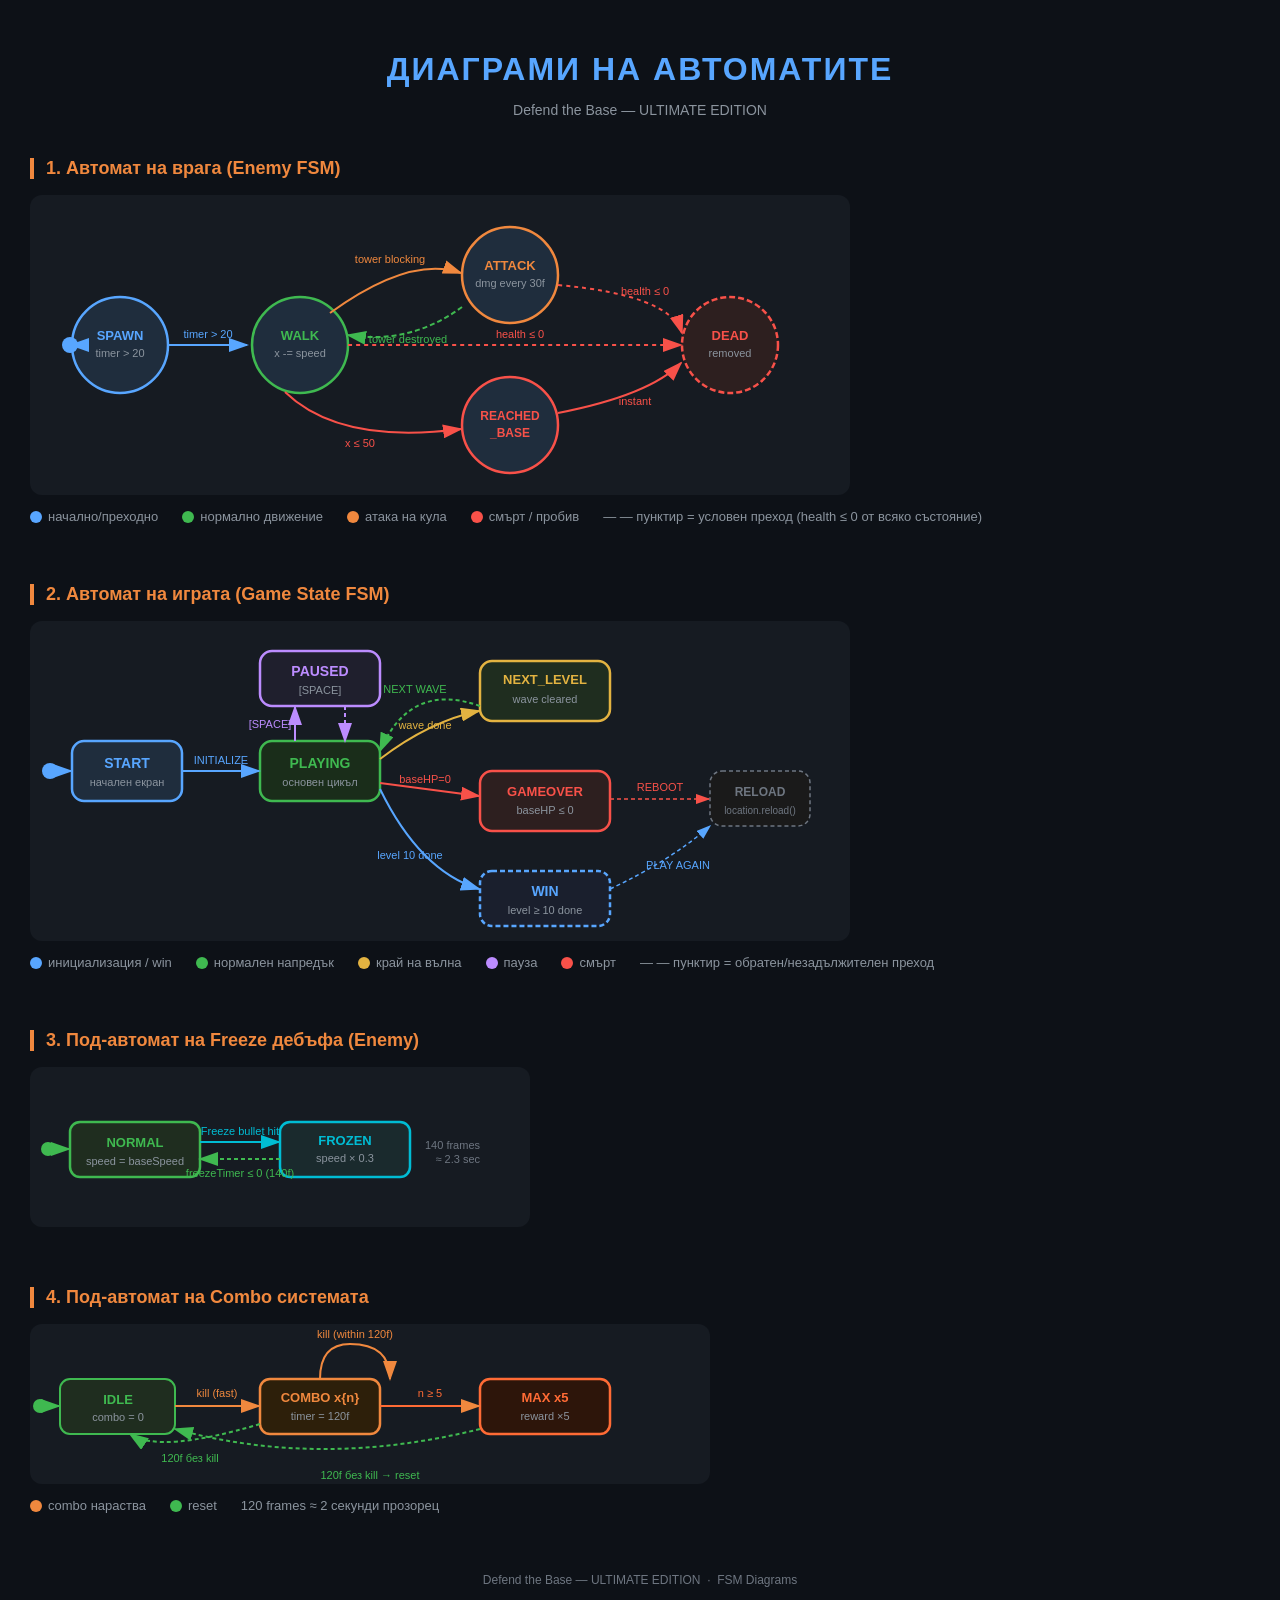
<file: New folder/diagrams.html>
<!DOCTYPE html>
<html lang="bg">
<head>
    <meta charset="UTF-8">
    <title>Диаграми на автоматите — Defend the Base</title>
    <style>
        body { background: #0d1117; color: #e6edf3; font-family: 'Segoe UI', sans-serif; margin: 0; padding: 30px; }
        h1 { text-align: center; color: #58a6ff; letter-spacing: 2px; margin-bottom: 6px; }
        .subtitle { text-align: center; color: #8b949e; margin-bottom: 40px; font-size: 14px; }
        .section { margin-bottom: 60px; }
        h2 { color: #f0883e; font-size: 18px; margin-bottom: 16px; border-left: 4px solid #f0883e; padding-left: 12px; }
        svg text { font-family: 'Segoe UI', sans-serif; }
        .legend { display: flex; gap: 24px; flex-wrap: wrap; margin-top: 14px; font-size: 13px; color: #8b949e; }
        .legend-item { display: flex; align-items: center; gap: 6px; }
        .dot { width: 12px; height: 12px; border-radius: 50%; }
    </style>
</head>
<body>
<h1>ДИАГРАМИ НА АВТОМАТИТЕ</h1>
<p class="subtitle">Defend the Base — ULTIMATE EDITION</p>

<!-- ══════════════════════════════════════════════════════════
     1. ENEMY FSM
═══════════════════════════════════════════════════════════ -->
<div class="section">
    <h2>1. Автомат на врага (Enemy FSM)</h2>
    <svg width="820" height="300" style="background:#161b22; border-radius:12px; display:block;">
        <defs>
            <!-- Arrowhead markers -->
            <marker id="arr" markerWidth="10" markerHeight="7" refX="9" refY="3.5" orient="auto">
                <polygon points="0 0,10 3.5,0 7" fill="#58a6ff"/>
            </marker>
            <marker id="arrRed" markerWidth="10" markerHeight="7" refX="9" refY="3.5" orient="auto">
                <polygon points="0 0,10 3.5,0 7" fill="#f85149"/>
            </marker>
            <marker id="arrGreen" markerWidth="10" markerHeight="7" refX="9" refY="3.5" orient="auto">
                <polygon points="0 0,10 3.5,0 7" fill="#3fb950"/>
            </marker>
            <marker id="arrOrange" markerWidth="10" markerHeight="7" refX="9" refY="3.5" orient="auto">
                <polygon points="0 0,10 3.5,0 7" fill="#f0883e"/>
            </marker>
            <filter id="glow">
                <feGaussianBlur stdDeviation="3" result="blur"/>
                <feMerge><feMergeNode in="blur"/><feMergeNode in="SourceGraphic"/></feMerge>
            </filter>
        </defs>

        <!-- ── Nodes ── -->
        <!-- SPAWN -->
        <circle cx="90" cy="150" r="48" fill="#1f2d3d" stroke="#58a6ff" stroke-width="2.5"/>
        <text x="90" y="145" text-anchor="middle" fill="#58a6ff" font-size="13" font-weight="bold">SPAWN</text>
        <text x="90" y="162" text-anchor="middle" fill="#8b949e" font-size="11">timer &gt; 20</text>

        <!-- WALK -->
        <circle cx="270" cy="150" r="48" fill="#1f2d3d" stroke="#3fb950" stroke-width="2.5"/>
        <text x="270" y="145" text-anchor="middle" fill="#3fb950" font-size="13" font-weight="bold">WALK</text>
        <text x="270" y="162" text-anchor="middle" fill="#8b949e" font-size="11">x -= speed</text>

        <!-- ATTACK -->
        <circle cx="480" cy="80" r="48" fill="#1f2d3d" stroke="#f0883e" stroke-width="2.5"/>
        <text x="480" y="75" text-anchor="middle" fill="#f0883e" font-size="13" font-weight="bold">ATTACK</text>
        <text x="480" y="92" text-anchor="middle" fill="#8b949e" font-size="11">dmg every 30f</text>

        <!-- REACHED_BASE -->
        <circle cx="480" cy="230" r="48" fill="#1f2d3d" stroke="#f85149" stroke-width="2.5"/>
        <text x="480" y="225" text-anchor="middle" fill="#f85149" font-size="12" font-weight="bold">REACHED</text>
        <text x="480" y="242" text-anchor="middle" fill="#f85149" font-size="12" font-weight="bold">_BASE</text>

        <!-- DEAD -->
        <circle cx="700" cy="150" r="48" fill="#2d1f1f" stroke="#f85149" stroke-width="2.5" stroke-dasharray="6,3"/>
        <text x="700" y="145" text-anchor="middle" fill="#f85149" font-size="13" font-weight="bold">DEAD</text>
        <text x="700" y="162" text-anchor="middle" fill="#8b949e" font-size="11">removed</text>

        <!-- ── Edges ── -->
        <!-- SPAWN → WALK -->
        <line x1="139" y1="150" x2="217" y2="150" stroke="#58a6ff" stroke-width="2" marker-end="url(#arr)"/>
        <text x="178" y="143" text-anchor="middle" fill="#58a6ff" font-size="11">timer &gt; 20</text>

        <!-- WALK → ATTACK -->
        <path d="M300 118 Q380 60 431 78" fill="none" stroke="#f0883e" stroke-width="2" marker-end="url(#arrOrange)"/>
        <text x="360" y="68" text-anchor="middle" fill="#f0883e" font-size="11">tower blocking</text>

        <!-- ATTACK → WALK (tower gone) -->
        <path d="M432 112 Q380 150 318 140" fill="none" stroke="#3fb950" stroke-width="2" marker-end="url(#arrGreen)" stroke-dasharray="5,3"/>
        <text x="378" y="148" text-anchor="middle" fill="#3fb950" font-size="11">tower destroyed</text>

        <!-- WALK → REACHED_BASE -->
        <path d="M255 197 Q310 250 431 234" fill="none" stroke="#f85149" stroke-width="2" marker-end="url(#arrRed)"/>
        <text x="330" y="252" text-anchor="middle" fill="#f85149" font-size="11">x ≤ 50</text>

        <!-- REACHED_BASE → DEAD -->
        <path d="M528 218 Q620 200 651 168" fill="none" stroke="#f85149" stroke-width="2" marker-end="url(#arrRed)"/>
        <text x="605" y="210" text-anchor="middle" fill="#f85149" font-size="11">instant</text>

        <!-- WALK → DEAD (health ≤ 0) -->
        <path d="M318 150 Q510 150 651 150" fill="none" stroke="#f85149" stroke-width="2" marker-end="url(#arrRed)" stroke-dasharray="4,4"/>
        <text x="490" y="143" text-anchor="middle" fill="#f85149" font-size="11">health ≤ 0</text>

        <!-- ATTACK → DEAD (health ≤ 0) -->
        <path d="M528 90 Q640 100 652 138" fill="none" stroke="#f85149" stroke-width="2" marker-end="url(#arrRed)" stroke-dasharray="4,4"/>
        <text x="615" y="100" text-anchor="middle" fill="#f85149" font-size="11">health ≤ 0</text>

        <!-- Initial dot -->
        <circle cx="40" cy="150" r="8" fill="#58a6ff"/>
        <line x1="48" y1="150" x2="41" y2="150" stroke="#58a6ff" stroke-width="2" marker-end="url(#arr)"/>
    </svg>
    <div class="legend">
        <div class="legend-item"><div class="dot" style="background:#58a6ff"></div> начално/преходно</div>
        <div class="legend-item"><div class="dot" style="background:#3fb950"></div> нормално движение</div>
        <div class="legend-item"><div class="dot" style="background:#f0883e"></div> атака на кула</div>
        <div class="legend-item"><div class="dot" style="background:#f85149"></div> смърт / пробив</div>
        <span style="color:#8b949e">— — пунктир = условен преход (health ≤ 0 от всяко състояние)</span>
    </div>
</div>

<!-- ══════════════════════════════════════════════════════════
     2. GAME STATE FSM
═══════════════════════════════════════════════════════════ -->
<div class="section">
    <h2>2. Автомат на играта (Game State FSM)</h2>
    <svg width="820" height="320" style="background:#161b22; border-radius:12px; display:block;">
        <defs>
            <marker id="arr2" markerWidth="10" markerHeight="7" refX="9" refY="3.5" orient="auto">
                <polygon points="0 0,10 3.5,0 7" fill="#58a6ff"/>
            </marker>
            <marker id="arrR2" markerWidth="10" markerHeight="7" refX="9" refY="3.5" orient="auto">
                <polygon points="0 0,10 3.5,0 7" fill="#f85149"/>
            </marker>
            <marker id="arrG2" markerWidth="10" markerHeight="7" refX="9" refY="3.5" orient="auto">
                <polygon points="0 0,10 3.5,0 7" fill="#3fb950"/>
            </marker>
            <marker id="arrY2" markerWidth="10" markerHeight="7" refX="9" refY="3.5" orient="auto">
                <polygon points="0 0,10 3.5,0 7" fill="#e3b341"/>
            </marker>
            <marker id="arrP2" markerWidth="10" markerHeight="7" refX="9" refY="3.5" orient="auto">
                <polygon points="0 0,10 3.5,0 7" fill="#bc8cff"/>
            </marker>
        </defs>

        <!-- ── Nodes ── -->
        <!-- START -->
        <rect x="42" y="120" width="110" height="60" rx="12" fill="#1f2d3d" stroke="#58a6ff" stroke-width="2.5"/>
        <text x="97" y="147" text-anchor="middle" fill="#58a6ff" font-size="14" font-weight="bold">START</text>
        <text x="97" y="165" text-anchor="middle" fill="#8b949e" font-size="11">начален екран</text>

        <!-- PLAYING -->
        <rect x="230" y="120" width="120" height="60" rx="12" fill="#1a2d1a" stroke="#3fb950" stroke-width="2.5"/>
        <text x="290" y="147" text-anchor="middle" fill="#3fb950" font-size="14" font-weight="bold">PLAYING</text>
        <text x="290" y="165" text-anchor="middle" fill="#8b949e" font-size="11">основен цикъл</text>

        <!-- PAUSED -->
        <rect x="230" y="30" width="120" height="55" rx="12" fill="#1f1f2d" stroke="#bc8cff" stroke-width="2.5"/>
        <text x="290" y="55" text-anchor="middle" fill="#bc8cff" font-size="14" font-weight="bold">PAUSED</text>
        <text x="290" y="73" text-anchor="middle" fill="#8b949e" font-size="11">[SPACE]</text>

        <!-- NEXT_LEVEL -->
        <rect x="450" y="40" width="130" height="60" rx="12" fill="#1f2d1f" stroke="#e3b341" stroke-width="2.5"/>
        <text x="515" y="63" text-anchor="middle" fill="#e3b341" font-size="13" font-weight="bold">NEXT_LEVEL</text>
        <text x="515" y="82" text-anchor="middle" fill="#8b949e" font-size="11">wave cleared</text>

        <!-- GAMEOVER -->
        <rect x="450" y="150" width="130" height="60" rx="12" fill="#2d1f1f" stroke="#f85149" stroke-width="2.5"/>
        <text x="515" y="175" text-anchor="middle" fill="#f85149" font-size="13" font-weight="bold">GAMEOVER</text>
        <text x="515" y="193" text-anchor="middle" fill="#8b949e" font-size="11">baseHP ≤ 0</text>

        <!-- WIN -->
        <rect x="450" y="250" width="130" height="55" rx="12" fill="#1a1f2d" stroke="#58a6ff" stroke-width="2.5" stroke-dasharray="5,3"/>
        <text x="515" y="275" text-anchor="middle" fill="#58a6ff" font-size="14" font-weight="bold">WIN</text>
        <text x="515" y="293" text-anchor="middle" fill="#8b949e" font-size="11">level ≥ 10 done</text>

        <!-- Reload (reload page) -->
        <rect x="680" y="150" width="100" height="55" rx="12" fill="#1a1a1a" stroke="#6e7681" stroke-width="1.5" stroke-dasharray="4,3"/>
        <text x="730" y="175" text-anchor="middle" fill="#6e7681" font-size="12" font-weight="bold">RELOAD</text>
        <text x="730" y="193" text-anchor="middle" fill="#6e7681" font-size="10">location.reload()</text>

        <!-- ── Edges ── -->
        <!-- Initial dot → START -->
        <circle cx="20" cy="150" r="8" fill="#58a6ff"/>
        <line x1="28" y1="150" x2="41" y2="150" stroke="#58a6ff" stroke-width="2" marker-end="url(#arr2)"/>

        <!-- START → PLAYING -->
        <line x1="152" y1="150" x2="229" y2="150" stroke="#58a6ff" stroke-width="2" marker-end="url(#arr2)"/>
        <text x="191" y="143" text-anchor="middle" fill="#58a6ff" font-size="11">INITIALIZE</text>

        <!-- PLAYING ↔ PAUSED -->
        <path d="M265 120 L265 86" fill="none" stroke="#bc8cff" stroke-width="2" marker-end="url(#arrP2)"/>
        <text x="240" y="107" text-anchor="middle" fill="#bc8cff" font-size="11">[SPACE]</text>
        <path d="M315 85 L315 120" fill="none" stroke="#bc8cff" stroke-width="2" marker-end="url(#arrP2)" stroke-dasharray="4,3"/>

        <!-- PLAYING → NEXT_LEVEL -->
        <path d="M350 138 Q400 100 449 90" fill="none" stroke="#e3b341" stroke-width="2" marker-end="url(#arrY2)"/>
        <text x="395" y="108" text-anchor="middle" fill="#e3b341" font-size="11">wave done</text>

        <!-- NEXT_LEVEL → PLAYING (NEXT WAVE) -->
        <path d="M450 85 Q380 60 350 130" fill="none" stroke="#3fb950" stroke-width="2" marker-end="url(#arrG2)" stroke-dasharray="4,3"/>
        <text x="385" y="72" text-anchor="middle" fill="#3fb950" font-size="11">NEXT WAVE</text>

        <!-- PLAYING → GAMEOVER -->
        <path d="M350 162 L449 175" fill="none" stroke="#f85149" stroke-width="2" marker-end="url(#arrR2)"/>
        <text x="395" y="162" text-anchor="middle" fill="#f85149" font-size="11">baseHP=0</text>

        <!-- PLAYING → WIN -->
        <path d="M350 168 Q390 250 449 268" fill="none" stroke="#58a6ff" stroke-width="2" marker-end="url(#arr2)"/>
        <text x="380" y="238" text-anchor="middle" fill="#58a6ff" font-size="11">level 10 done</text>

        <!-- GAMEOVER → RELOAD -->
        <line x1="580" y1="178" x2="679" y2="178" stroke="#f85149" stroke-width="1.5" marker-end="url(#arrR2)" stroke-dasharray="4,3"/>
        <text x="630" y="170" text-anchor="middle" fill="#f85149" font-size="11">REBOOT</text>

        <!-- WIN → RELOAD -->
        <path d="M580 268 Q640 240 680 205" fill="none" stroke="#58a6ff" stroke-width="1.5" marker-end="url(#arr2)" stroke-dasharray="4,3"/>
        <text x="648" y="248" text-anchor="middle" fill="#58a6ff" font-size="11">PLAY AGAIN</text>
    </svg>
    <div class="legend">
        <div class="legend-item"><div class="dot" style="background:#58a6ff"></div> инициализация / win</div>
        <div class="legend-item"><div class="dot" style="background:#3fb950"></div> нормален напредък</div>
        <div class="legend-item"><div class="dot" style="background:#e3b341"></div> край на вълна</div>
        <div class="legend-item"><div class="dot" style="background:#bc8cff"></div> пауза</div>
        <div class="legend-item"><div class="dot" style="background:#f85149"></div> смърт</div>
        <span style="color:#8b949e">— — пунктир = обратен/незадължителен преход</span>
    </div>
</div>

<!-- ══════════════════════════════════════════════════════════
     3. FREEZE DEBUFF STATE (Enemy sub-FSM)
═══════════════════════════════════════════════════════════ -->
<div class="section">
    <h2>3. Под-автомат на Freeze дебъфа (Enemy)</h2>
    <svg width="500" height="160" style="background:#161b22; border-radius:12px; display:block;">
        <defs>
            <marker id="arrC" markerWidth="10" markerHeight="7" refX="9" refY="3.5" orient="auto">
                <polygon points="0 0,10 3.5,0 7" fill="#00bcd4"/>
            </marker>
            <marker id="arrW" markerWidth="10" markerHeight="7" refX="9" refY="3.5" orient="auto">
                <polygon points="0 0,10 3.5,0 7" fill="#3fb950"/>
            </marker>
        </defs>

        <!-- NORMAL -->
        <rect x="40" y="55" width="130" height="55" rx="10" fill="#1f2d1f" stroke="#3fb950" stroke-width="2.5"/>
        <text x="105" y="80" text-anchor="middle" fill="#3fb950" font-size="13" font-weight="bold">NORMAL</text>
        <text x="105" y="98" text-anchor="middle" fill="#8b949e" font-size="11">speed = baseSpeed</text>

        <!-- FROZEN -->
        <rect x="250" y="55" width="130" height="55" rx="10" fill="#1a2a2d" stroke="#00bcd4" stroke-width="2.5"/>
        <text x="315" y="78" text-anchor="middle" fill="#00bcd4" font-size="13" font-weight="bold">FROZEN</text>
        <text x="315" y="95" text-anchor="middle" fill="#8b949e" font-size="11">speed × 0.3</text>

        <!-- NORMAL → FROZEN -->
        <path d="M170 75 L249 75" fill="none" stroke="#00bcd4" stroke-width="2" marker-end="url(#arrC)"/>
        <text x="210" y="68" text-anchor="middle" fill="#00bcd4" font-size="11">Freeze bullet hit</text>

        <!-- FROZEN → NORMAL -->
        <path d="M250 92 L170 92" fill="none" stroke="#3fb950" stroke-width="2" marker-end="url(#arrW)" stroke-dasharray="4,3"/>
        <text x="210" y="110" text-anchor="middle" fill="#3fb950" font-size="11">freezeTimer ≤ 0 (140f)</text>

        <!-- Initial dot -->
        <circle cx="18" cy="82" r="7" fill="#3fb950"/>
        <line x1="25" y1="82" x2="39" y2="82" stroke="#3fb950" stroke-width="2" marker-end="url(#arrW)"/>

        <!-- Note -->
        <text x="450" y="82" text-anchor="end" fill="#6e7681" font-size="11">140 frames</text>
        <text x="450" y="96" text-anchor="end" fill="#6e7681" font-size="11">≈ 2.3 sec</text>
    </svg>
</div>

<!-- ══════════════════════════════════════════════════════════
     4. COMBO KILL SUB-FSM
═══════════════════════════════════════════════════════════ -->
<div class="section">
    <h2>4. Под-автомат на Combo системата</h2>
    <svg width="680" height="160" style="background:#161b22; border-radius:12px; display:block;">
        <defs>
            <marker id="arrO" markerWidth="10" markerHeight="7" refX="9" refY="3.5" orient="auto">
                <polygon points="0 0,10 3.5,0 7" fill="#f0883e"/>
            </marker>
            <marker id="arrG3" markerWidth="10" markerHeight="7" refX="9" refY="3.5" orient="auto">
                <polygon points="0 0,10 3.5,0 7" fill="#3fb950"/>
            </marker>
        </defs>

        <!-- IDLE -->
        <rect x="30" y="55" width="115" height="55" rx="10" fill="#1f2d1f" stroke="#3fb950" stroke-width="2"/>
        <text x="88" y="80" text-anchor="middle" fill="#3fb950" font-size="13" font-weight="bold">IDLE</text>
        <text x="88" y="97" text-anchor="middle" fill="#8b949e" font-size="11">combo = 0</text>

        <!-- COMBO -->
        <rect x="230" y="55" width="120" height="55" rx="10" fill="#2d1f0a" stroke="#f0883e" stroke-width="2.5"/>
        <text x="290" y="78" text-anchor="middle" fill="#f0883e" font-size="13" font-weight="bold">COMBO x{n}</text>
        <text x="290" y="96" text-anchor="middle" fill="#8b949e" font-size="11">timer = 120f</text>

        <!-- MAX COMBO -->
        <rect x="450" y="55" width="130" height="55" rx="10" fill="#2d150a" stroke="#ff6b35" stroke-width="2.5"/>
        <text x="515" y="78" text-anchor="middle" fill="#ff6b35" font-size="13" font-weight="bold">MAX x5</text>
        <text x="515" y="96" text-anchor="middle" fill="#8b949e" font-size="11">reward ×5</text>

        <!-- IDLE → COMBO -->
        <path d="M145 82 L229 82" fill="none" stroke="#f0883e" stroke-width="2" marker-end="url(#arrO)"/>
        <text x="187" y="73" text-anchor="middle" fill="#f0883e" font-size="11">kill (fast)</text>

        <!-- COMBO self-loop (kill) -->
        <path d="M290 55 Q290 20 320 20 Q360 20 360 55" fill="none" stroke="#f0883e" stroke-width="2" marker-end="url(#arrO)"/>
        <text x="325" y="14" text-anchor="middle" fill="#f0883e" font-size="11">kill (within 120f)</text>

        <!-- COMBO → MAX -->
        <path d="M350 82 L449 82" fill="none" stroke="#ff6b35" stroke-width="2" marker-end="url(#arrO)"/>
        <text x="400" y="73" text-anchor="middle" fill="#ff6b35" font-size="11">n ≥ 5</text>

        <!-- COMBO → IDLE (timeout) -->
        <path d="M230 100 Q130 130 100 110" fill="none" stroke="#3fb950" stroke-width="2" marker-end="url(#arrG3)" stroke-dasharray="4,3"/>
        <text x="160" y="138" text-anchor="middle" fill="#3fb950" font-size="11">120f без kill</text>

        <!-- MAX → IDLE (timeout) -->
        <path d="M450 105 Q290 145 145 105" fill="none" stroke="#3fb950" stroke-width="2" marker-end="url(#arrG3)" stroke-dasharray="4,3"/>
        <text x="340" y="155" text-anchor="middle" fill="#3fb950" font-size="11">120f без kill → reset</text>

        <!-- Initial dot -->
        <circle cx="10" cy="82" r="7" fill="#3fb950"/>
        <line x1="17" y1="82" x2="29" y2="82" stroke="#3fb950" stroke-width="2" marker-end="url(#arrG3)"/>
    </svg>
    <div class="legend">
        <div class="legend-item"><div class="dot" style="background:#f0883e"></div> combo нараства</div>
        <div class="legend-item"><div class="dot" style="background:#3fb950"></div> reset</div>
        <span style="color:#8b949e">120 frames ≈ 2 секунди прозорец</span>
    </div>
</div>

<p style="color:#6e7681; font-size:12px; text-align:center; margin-top:20px;">Defend the Base — ULTIMATE EDITION &nbsp;·&nbsp; FSM Diagrams</p>
</body>
</html>
</file>
